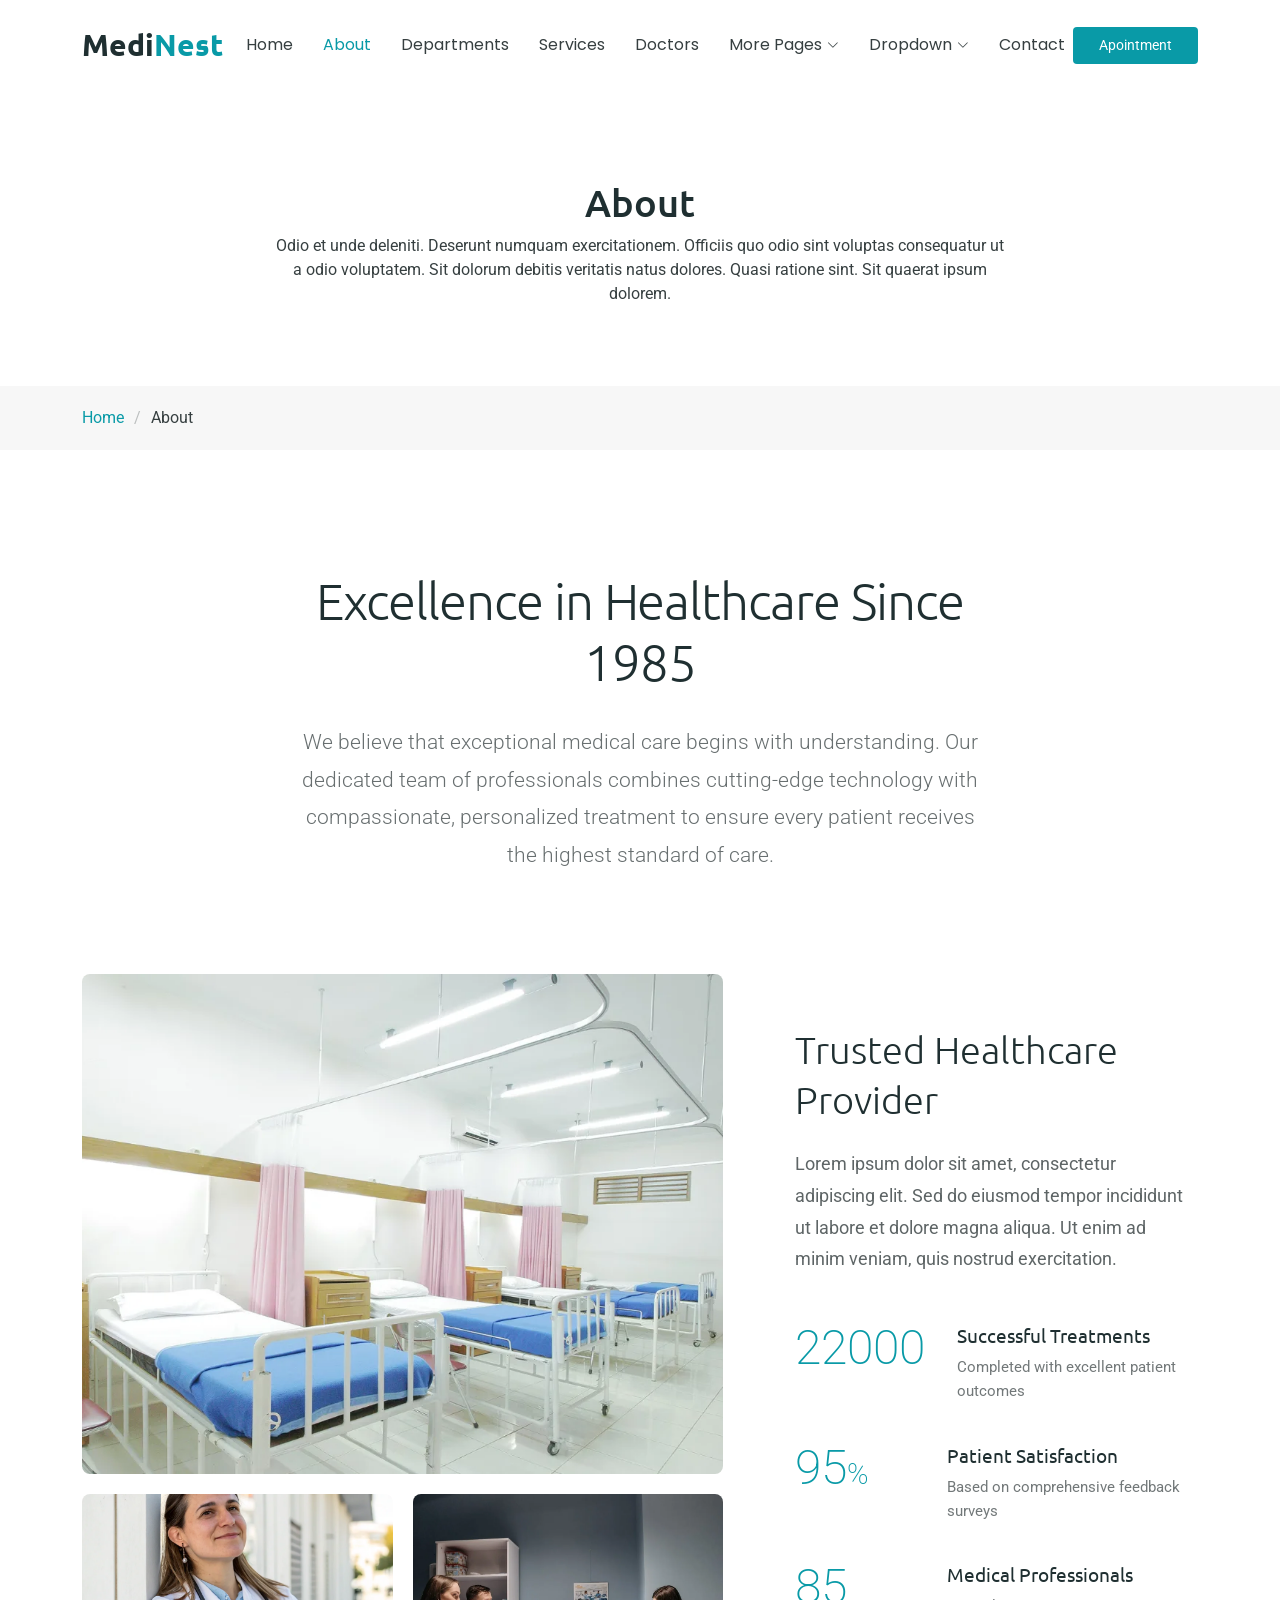
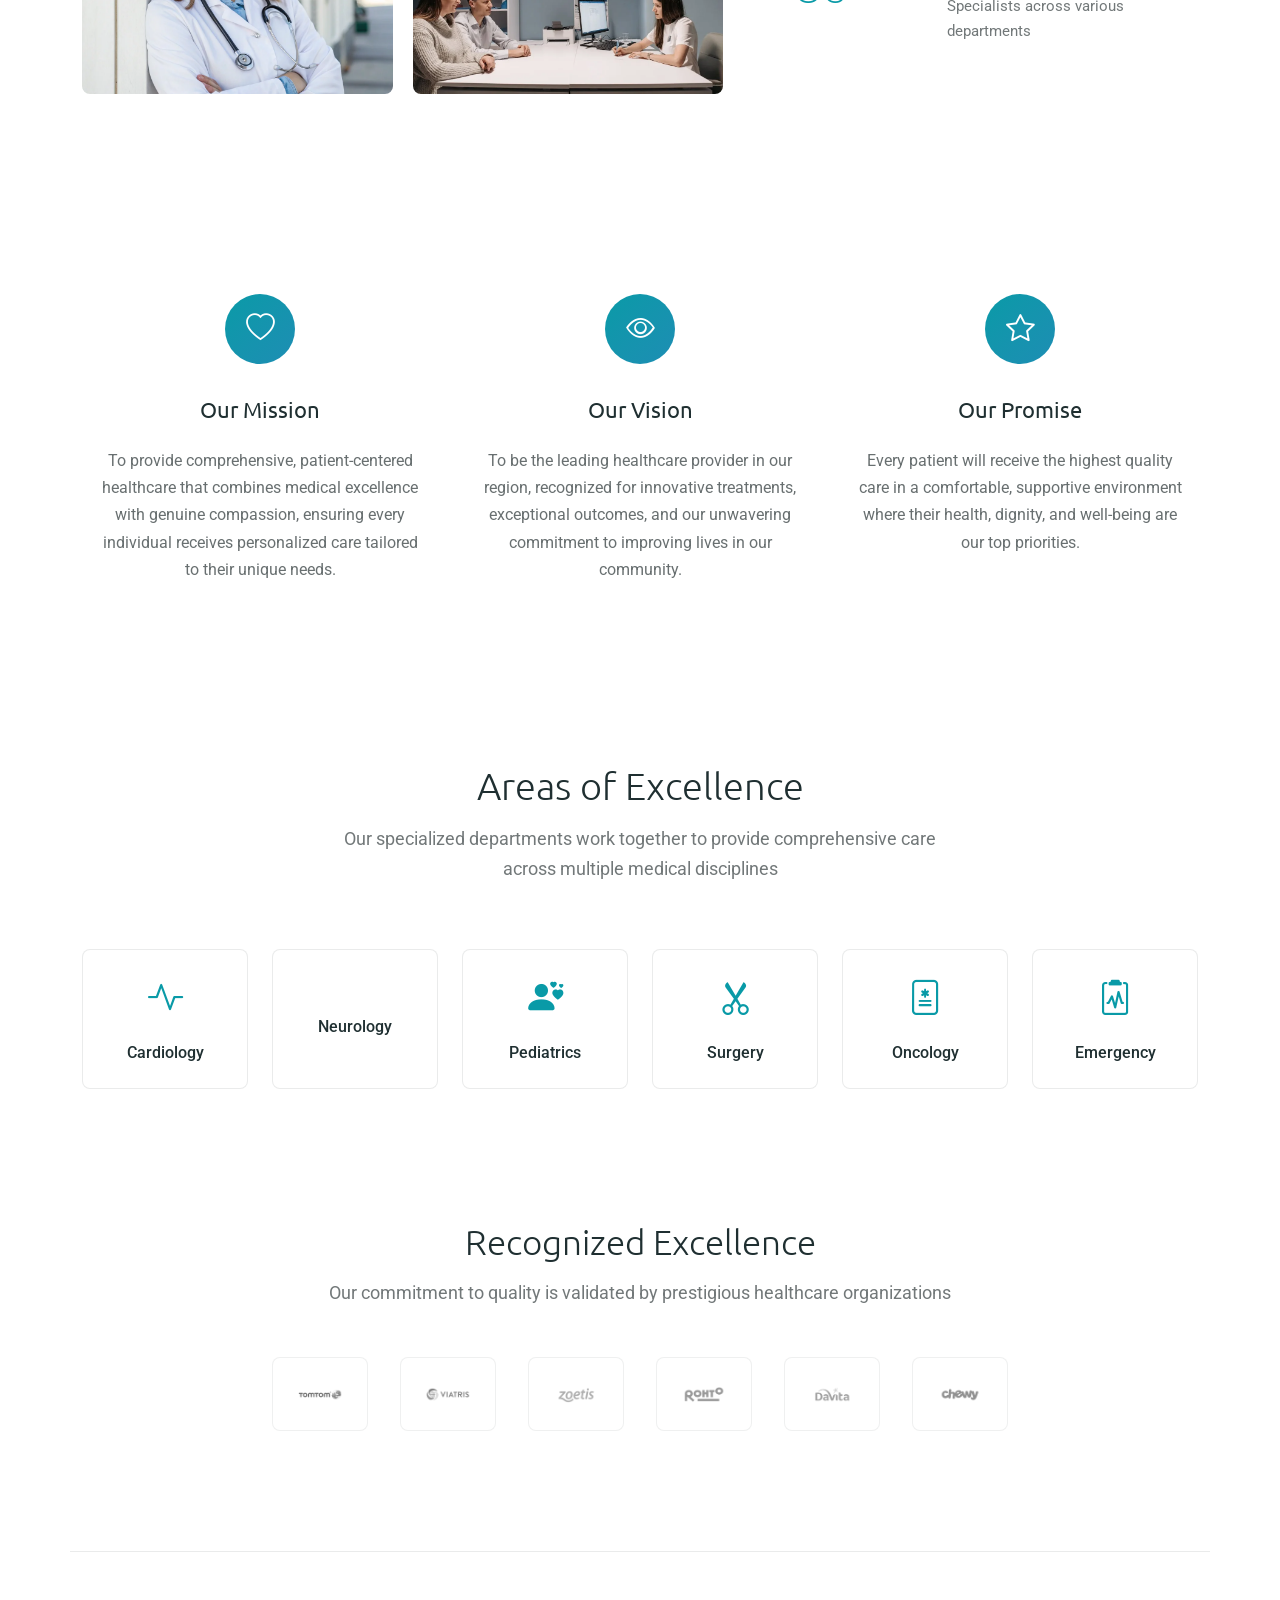
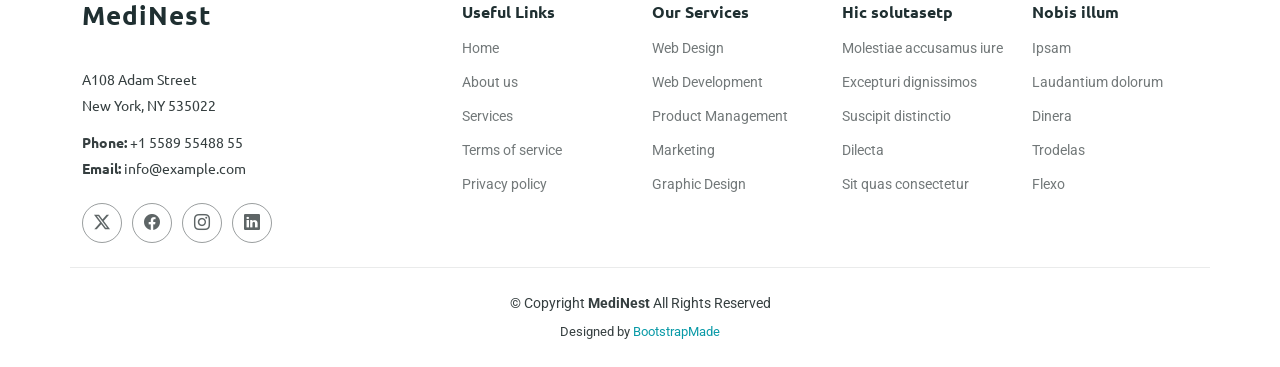
<file: about.html>
<!DOCTYPE html>
<html lang="en">

<head>
  <meta charset="utf-8">
  <meta content="width=device-width, initial-scale=1.0" name="viewport">
  <title>About - MediNest Bootstrap Template</title>
  <meta name="description" content="">
  <meta name="keywords" content="">

  <!-- Favicons -->
  <link href="assets/img/favicon.png" rel="icon">
  <link href="assets/img/apple-touch-icon.png" rel="apple-touch-icon">

  <!-- Fonts -->
  <link href="https://fonts.googleapis.com" rel="preconnect">
  <link href="https://fonts.gstatic.com" rel="preconnect" crossorigin>
  <link href="https://fonts.googleapis.com/css2?family=Roboto:ital,wght@0,100;0,300;0,400;0,500;0,700;0,900;1,100;1,300;1,400;1,500;1,700;1,900&family=Poppins:ital,wght@0,100;0,200;0,300;0,400;0,500;0,600;0,700;0,800;0,900;1,100;1,200;1,300;1,400;1,500;1,600;1,700;1,800;1,900&family=Ubuntu:ital,wght@0,300;0,400;0,500;0,700;1,300;1,400;1,500;1,700&display=swap" rel="stylesheet">

  <!-- Vendor CSS Files -->
  <link href="assets/vendor/bootstrap/css/bootstrap.min.css" rel="stylesheet">
  <link href="assets/vendor/bootstrap-icons/bootstrap-icons.css" rel="stylesheet">
  <link href="assets/vendor/aos/aos.css" rel="stylesheet">
  <link href="assets/vendor/glightbox/css/glightbox.min.css" rel="stylesheet">
  <link href="assets/vendor/fontawesome-free/css/all.min.css" rel="stylesheet">
  <link href="assets/vendor/swiper/swiper-bundle.min.css" rel="stylesheet">

  <!-- Main CSS File -->
  <link href="assets/css/main.css" rel="stylesheet">

  <!-- =======================================================
  * Template Name: MediNest
  * Template URL: https://bootstrapmade.com/medinest-bootstrap-hospital-template/
  * Updated: Aug 11 2025 with Bootstrap v5.3.7
  * Author: BootstrapMade.com
  * License: https://bootstrapmade.com/license/
  ======================================================== -->
</head>

<body class="about-page">

  <header id="header" class="header d-flex align-items-center fixed-top">
    <div class="container position-relative d-flex align-items-center justify-content-between">

      <a href="index.html" class="logo d-flex align-items-center me-auto me-xl-0">
        <!-- Uncomment the line below if you also wish to use an image logo -->
        <!-- <img src="assets/img/logo.webp" alt=""> -->
        <h1 class="sitename">Medi<span>Nest</span></h1>
      </a>

      <nav id="navmenu" class="navmenu">
        <ul>
          <li><a href="index.html">Home</a></li>
          <li><a href="about.html" class="active">About</a></li>
          <li><a href="departments.html">Departments</a></li>
          <li><a href="services.html">Services</a></li>
          <li><a href="doctors.html">Doctors</a></li>
          <li class="dropdown"><a href="#"><span>More Pages</span> <i class="bi bi-chevron-down toggle-dropdown"></i></a>
            <ul>
              <li><a href="department-details.html">Department Details</a></li>
              <li><a href="service-details.html">Service Details</a></li>
              <li><a href="appointment.html">Appointment</a></li>
              <li><a href="testimonials.html">Testimonials</a></li>
              <li><a href="faq.html">Frequently Asked Questions</a></li>
              <li><a href="gallery.html">Gallery</a></li>
              <li><a href="terms.html">Terms</a></li>
              <li><a href="privacy.html">Privacy</a></li>
              <li><a href="404.html">404</a></li>
            </ul>
          </li>
          <li class="dropdown"><a href="#"><span>Dropdown</span> <i class="bi bi-chevron-down toggle-dropdown"></i></a>
            <ul>
              <li><a href="#">Dropdown 1</a></li>
              <li class="dropdown"><a href="#"><span>Deep Dropdown</span> <i class="bi bi-chevron-down toggle-dropdown"></i></a>
                <ul>
                  <li><a href="#">Deep Dropdown 1</a></li>
                  <li><a href="#">Deep Dropdown 2</a></li>
                  <li><a href="#">Deep Dropdown 3</a></li>
                  <li><a href="#">Deep Dropdown 4</a></li>
                  <li><a href="#">Deep Dropdown 5</a></li>
                </ul>
              </li>
              <li><a href="#">Dropdown 2</a></li>
              <li><a href="#">Dropdown 3</a></li>
              <li><a href="#">Dropdown 4</a></li>
            </ul>
          </li>
          <li><a href="contact.html">Contact</a></li>
        </ul>
        <i class="mobile-nav-toggle d-xl-none bi bi-list"></i>
      </nav>

      <a class="btn-getstarted" href="apointment.html">Apointment</a>

    </div>
  </header>

  <main class="main">

    <!-- Page Title -->
    <div class="page-title">
      <div class="heading">
        <div class="container">
          <div class="row d-flex justify-content-center text-center">
            <div class="col-lg-8">
              <h1 class="heading-title">About</h1>
              <p class="mb-0">
                Odio et unde deleniti. Deserunt numquam exercitationem. Officiis quo
                odio sint voluptas consequatur ut a odio voluptatem. Sit dolorum
                debitis veritatis natus dolores. Quasi ratione sint. Sit quaerat
                ipsum dolorem.
              </p>
            </div>
          </div>
        </div>
      </div>
      <nav class="breadcrumbs">
        <div class="container">
          <ol>
            <li><a href="index.html">Home</a></li>
            <li class="current">About</li>
          </ol>
        </div>
      </nav>
    </div><!-- End Page Title -->

    <!-- About Section -->
    <section id="about" class="about section">

      <div class="container" data-aos="fade-up" data-aos-delay="100">

        <div class="intro-section">
          <div class="row justify-content-center">
            <div class="col-lg-8 text-center" data-aos="fade-up" data-aos-delay="100">
              <h2>Excellence in Healthcare Since 1985</h2>
              <p class="lead">We believe that exceptional medical care begins with understanding. Our dedicated team of professionals combines cutting-edge technology with compassionate, personalized treatment to ensure every patient receives the highest standard of care.</p>
            </div>
          </div>
        </div>

        <div class="image-stats-section">
          <div class="row align-items-center">
            <div class="col-lg-7" data-aos="fade-right" data-aos-delay="200">
              <div class="image-gallery">
                <div class="main-image-container">
                  <img src="assets/img/health/facilities-3.webp" class="img-fluid main-image" alt="Medical facility">
                </div>
                <div class="secondary-images">
                  <img src="assets/img/health/staff-12.webp" class="img-fluid secondary-image" alt="Medical team" data-aos="zoom-in" data-aos-delay="400">
                  <img src="assets/img/health/consultation-4.webp" class="img-fluid secondary-image" alt="Patient consultation" data-aos="zoom-in" data-aos-delay="500">
                </div>
              </div>
            </div>

            <div class="col-lg-5" data-aos="fade-left" data-aos-delay="300">
              <div class="stats-content">
                <h3>Trusted Healthcare Provider</h3>
                <p>Lorem ipsum dolor sit amet, consectetur adipiscing elit. Sed do eiusmod tempor incididunt ut labore et dolore magna aliqua. Ut enim ad minim veniam, quis nostrud exercitation.</p>

                <div class="stats-list">
                  <div class="stat-row">
                    <div class="stat-number">
                      <span data-purecounter-start="0" data-purecounter-end="22000" data-purecounter-duration="0" class="purecounter">22000</span>
                    </div>
                    <div class="stat-info">
                      <h5>Successful Treatments</h5>
                      <p>Completed with excellent patient outcomes</p>
                    </div>
                  </div>

                  <div class="stat-row">
                    <div class="stat-number">
                      <span data-purecounter-start="0" data-purecounter-end="95" data-purecounter-duration="0" class="purecounter">95</span><span>%</span>
                    </div>
                    <div class="stat-info">
                      <h5>Patient Satisfaction</h5>
                      <p>Based on comprehensive feedback surveys</p>
                    </div>
                  </div>

                  <div class="stat-row">
                    <div class="stat-number">
                      <span data-purecounter-start="0" data-purecounter-end="85" data-purecounter-duration="0" class="purecounter">85</span>
                    </div>
                    <div class="stat-info">
                      <h5>Medical Professionals</h5>
                      <p>Specialists across various departments</p>
                    </div>
                  </div>
                </div>
              </div>
            </div>
          </div>
        </div>

        <div class="mission-section" data-aos="fade-up" data-aos-delay="400">
          <div class="row">
            <div class="col-lg-4" data-aos="fade-up" data-aos-delay="100">
              <div class="mission-item">
                <div class="mission-icon">
                  <i class="bi bi-heart"></i>
                </div>
                <h4>Our Mission</h4>
                <p>To provide comprehensive, patient-centered healthcare that combines medical excellence with genuine compassion, ensuring every individual receives personalized care tailored to their unique needs.</p>
              </div>
            </div>

            <div class="col-lg-4" data-aos="fade-up" data-aos-delay="200">
              <div class="mission-item">
                <div class="mission-icon">
                  <i class="bi bi-eye"></i>
                </div>
                <h4>Our Vision</h4>
                <p>To be the leading healthcare provider in our region, recognized for innovative treatments, exceptional outcomes, and our unwavering commitment to improving lives in our community.</p>
              </div>
            </div>

            <div class="col-lg-4" data-aos="fade-up" data-aos-delay="300">
              <div class="mission-item">
                <div class="mission-icon">
                  <i class="bi bi-star"></i>
                </div>
                <h4>Our Promise</h4>
                <p>Every patient will receive the highest quality care in a comfortable, supportive environment where their health, dignity, and well-being are our top priorities.</p>
              </div>
            </div>
          </div>
        </div>

        <div class="specialties-section" data-aos="fade-up" data-aos-delay="500">
          <div class="row">
            <div class="col-lg-12 text-center">
              <h3>Areas of Excellence</h3>
              <p class="section-description">Our specialized departments work together to provide comprehensive care across multiple medical disciplines</p>
            </div>
          </div>

          <div class="row">
            <div class="col-lg-2 col-md-4 col-sm-6" data-aos="fade-up" data-aos-delay="100">
              <div class="specialty-item">
                <i class="bi bi-activity"></i>
                <span>Cardiology</span>
              </div>
            </div>
            <div class="col-lg-2 col-md-4 col-sm-6" data-aos="fade-up" data-aos-delay="150">
              <div class="specialty-item">
                <i class="bi bi-brain"></i>
                <span>Neurology</span>
              </div>
            </div>
            <div class="col-lg-2 col-md-4 col-sm-6" data-aos="fade-up" data-aos-delay="200">
              <div class="specialty-item">
                <i class="bi bi-person-hearts"></i>
                <span>Pediatrics</span>
              </div>
            </div>
            <div class="col-lg-2 col-md-4 col-sm-6" data-aos="fade-up" data-aos-delay="250">
              <div class="specialty-item">
                <i class="bi bi-scissors"></i>
                <span>Surgery</span>
              </div>
            </div>
            <div class="col-lg-2 col-md-4 col-sm-6" data-aos="fade-up" data-aos-delay="300">
              <div class="specialty-item">
                <i class="bi bi-file-medical"></i>
                <span>Oncology</span>
              </div>
            </div>
            <div class="col-lg-2 col-md-4 col-sm-6" data-aos="fade-up" data-aos-delay="350">
              <div class="specialty-item">
                <i class="bi bi-clipboard2-pulse"></i>
                <span>Emergency</span>
              </div>
            </div>
          </div>
        </div>

        <div class="accreditation-section" data-aos="fade-up" data-aos-delay="600">
          <div class="row">
            <div class="col-lg-12 text-center">
              <h3>Recognized Excellence</h3>
              <p class="section-description">Our commitment to quality is validated by prestigious healthcare organizations</p>
            </div>
          </div>

          <div class="row justify-content-center">
            <div class="col-lg-8">
              <div class="accreditation-grid">
                <div class="accreditation-item" data-aos="fade-up" data-aos-delay="100">
                  <img src="assets/img/clients/clients-6.webp" class="img-fluid" alt="Healthcare accreditation">
                </div>
                <div class="accreditation-item" data-aos="fade-up" data-aos-delay="150">
                  <img src="assets/img/clients/clients-7.webp" class="img-fluid" alt="Medical certification">
                </div>
                <div class="accreditation-item" data-aos="fade-up" data-aos-delay="200">
                  <img src="assets/img/clients/clients-8.webp" class="img-fluid" alt="Quality assurance">
                </div>
                <div class="accreditation-item" data-aos="fade-up" data-aos-delay="250">
                  <img src="assets/img/clients/clients-9.webp" class="img-fluid" alt="Healthcare excellence">
                </div>
                <div class="accreditation-item" data-aos="fade-up" data-aos-delay="300">
                  <img src="assets/img/clients/clients-10.webp" class="img-fluid" alt="Medical standards">
                </div>
                <div class="accreditation-item" data-aos="fade-up" data-aos-delay="350">
                  <img src="assets/img/clients/clients-11.webp" class="img-fluid" alt="Healthcare certification">
                </div>
              </div>
            </div>
          </div>
        </div>

      </div>

    </section><!-- /About Section -->

  </main>

  <footer id="footer" class="footer position-relative">

    <div class="container footer-top">
      <div class="row gy-4">
        <div class="col-lg-4 col-md-6 footer-about">
          <a href="index.html" class="logo d-flex align-items-center">
            <span class="sitename">MediNest</span>
          </a>
          <div class="footer-contact pt-3">
            <p>A108 Adam Street</p>
            <p>New York, NY 535022</p>
            <p class="mt-3"><strong>Phone:</strong> <span>+1 5589 55488 55</span></p>
            <p><strong>Email:</strong> <span>info@example.com</span></p>
          </div>
          <div class="social-links d-flex mt-4">
            <a href=""><i class="bi bi-twitter-x"></i></a>
            <a href=""><i class="bi bi-facebook"></i></a>
            <a href=""><i class="bi bi-instagram"></i></a>
            <a href=""><i class="bi bi-linkedin"></i></a>
          </div>
        </div>

        <div class="col-lg-2 col-md-3 footer-links">
          <h4>Useful Links</h4>
          <ul>
            <li><a href="#">Home</a></li>
            <li><a href="#">About us</a></li>
            <li><a href="#">Services</a></li>
            <li><a href="#">Terms of service</a></li>
            <li><a href="#">Privacy policy</a></li>
          </ul>
        </div>

        <div class="col-lg-2 col-md-3 footer-links">
          <h4>Our Services</h4>
          <ul>
            <li><a href="#">Web Design</a></li>
            <li><a href="#">Web Development</a></li>
            <li><a href="#">Product Management</a></li>
            <li><a href="#">Marketing</a></li>
            <li><a href="#">Graphic Design</a></li>
          </ul>
        </div>

        <div class="col-lg-2 col-md-3 footer-links">
          <h4>Hic solutasetp</h4>
          <ul>
            <li><a href="#">Molestiae accusamus iure</a></li>
            <li><a href="#">Excepturi dignissimos</a></li>
            <li><a href="#">Suscipit distinctio</a></li>
            <li><a href="#">Dilecta</a></li>
            <li><a href="#">Sit quas consectetur</a></li>
          </ul>
        </div>

        <div class="col-lg-2 col-md-3 footer-links">
          <h4>Nobis illum</h4>
          <ul>
            <li><a href="#">Ipsam</a></li>
            <li><a href="#">Laudantium dolorum</a></li>
            <li><a href="#">Dinera</a></li>
            <li><a href="#">Trodelas</a></li>
            <li><a href="#">Flexo</a></li>
          </ul>
        </div>

      </div>
    </div>

    <div class="container copyright text-center mt-4">
      <p>© <span>Copyright</span> <strong>MediNest</strong>&nbsp;<span>All Rights Reserved</span></p>
      <div class="credits">
        <!-- All the links in the footer should remain intact. -->
        <!-- You can delete the links only if you've purchased the pro version. -->
        <!-- Licensing information: https://bootstrapmade.com/license/ -->
        <!-- Purchase the pro version with working PHP/AJAX contact form: [buy-url] -->
        Designed by <a href="https://bootstrapmade.com/">BootstrapMade</a>
      </div>
    </div>

  </footer>

  <!-- Scroll Top -->
  <a href="#" id="scroll-top" class="scroll-top d-flex align-items-center justify-content-center"><i class="bi bi-arrow-up-short"></i></a>

  <!-- Preloader -->
  <div id="preloader"></div>

  <!-- Vendor JS Files -->
  <script src="assets/vendor/bootstrap/js/bootstrap.bundle.min.js"></script>
  <script src="assets/vendor/php-email-form/validate.js"></script>
  <script src="assets/vendor/aos/aos.js"></script>
  <script src="assets/vendor/glightbox/js/glightbox.min.js"></script>
  <script src="assets/vendor/purecounter/purecounter_vanilla.js"></script>
  <script src="assets/vendor/imagesloaded/imagesloaded.pkgd.min.js"></script>
  <script src="assets/vendor/isotope-layout/isotope.pkgd.min.js"></script>
  <script src="assets/vendor/swiper/swiper-bundle.min.js"></script>

  <!-- Main JS File -->
  <script src="assets/js/main.js"></script>

</body>

</html>
</file>
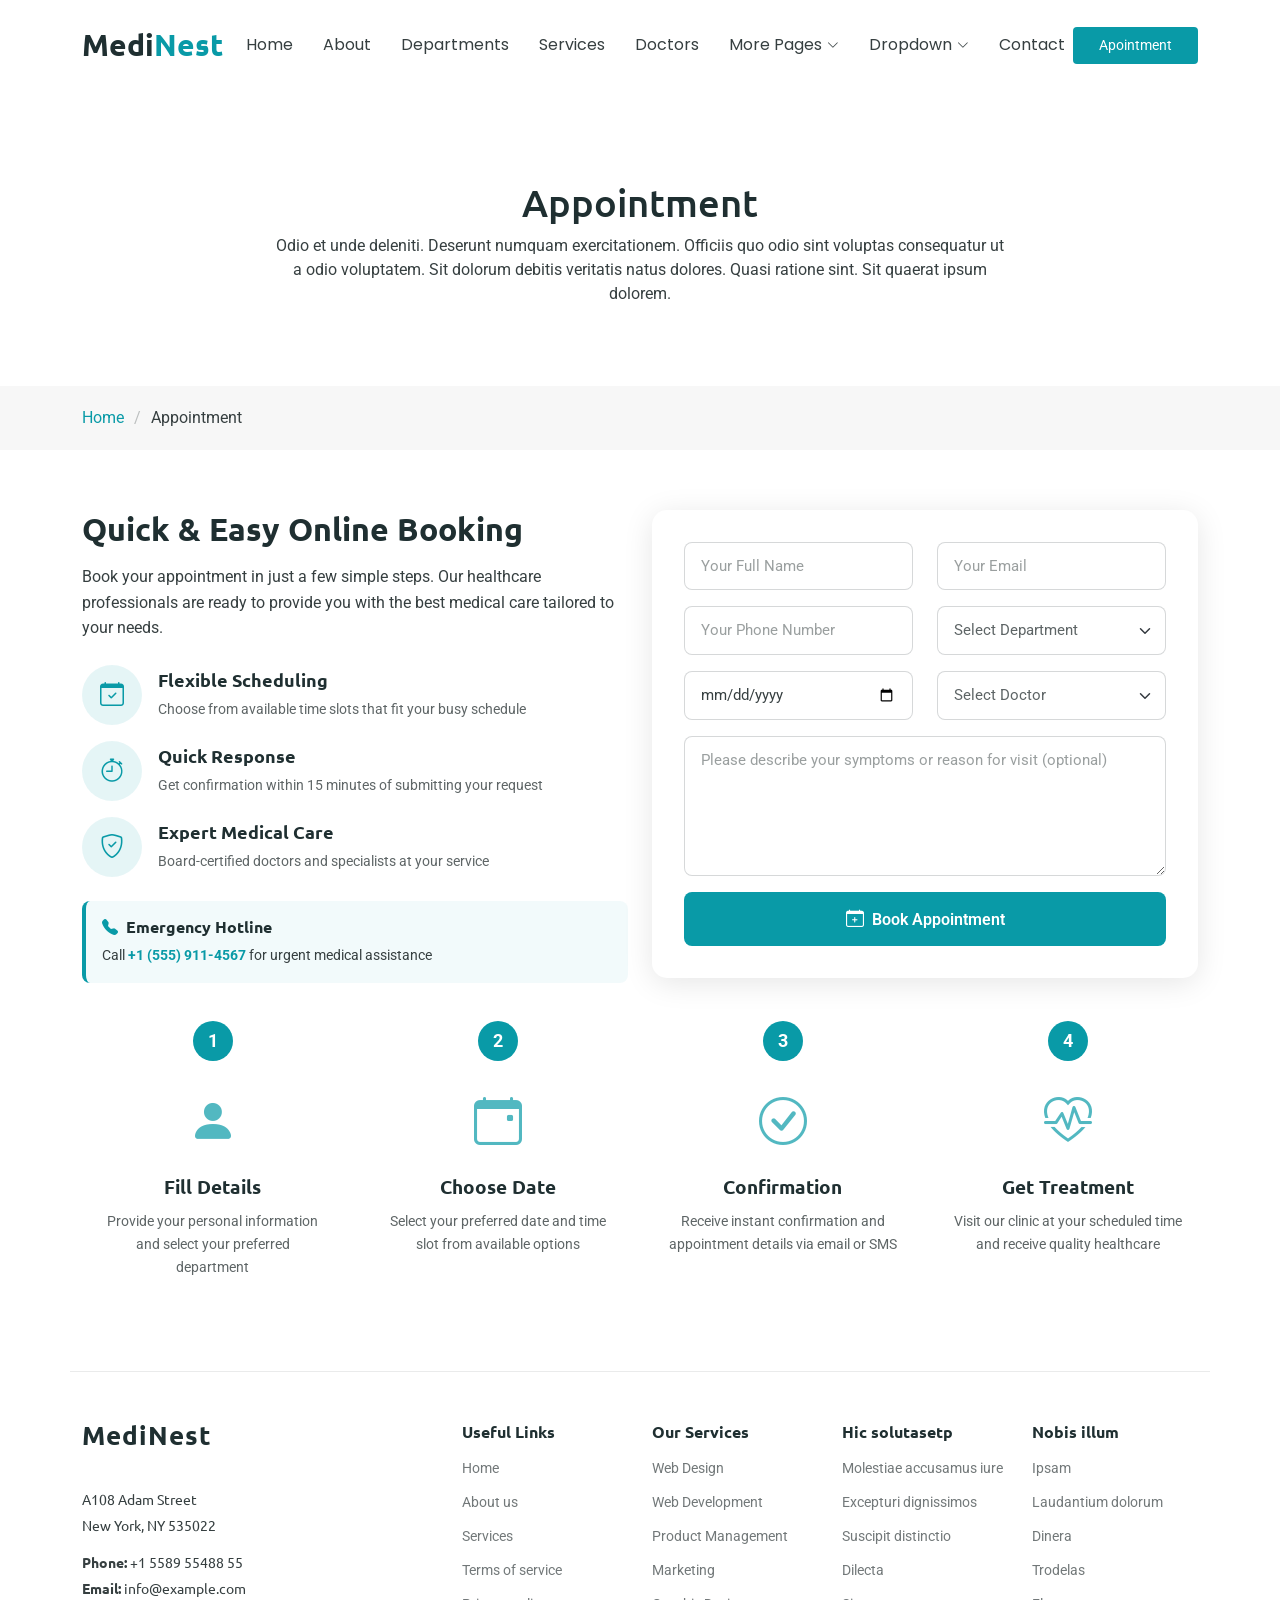
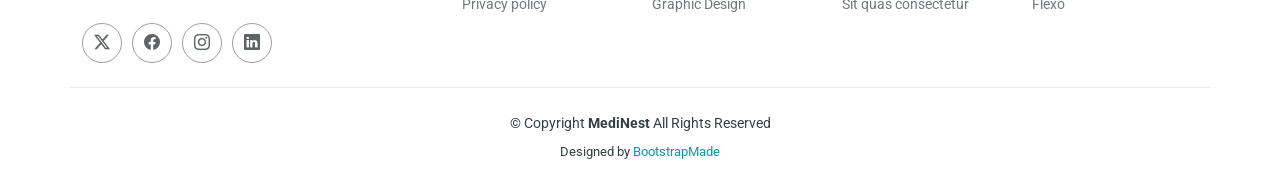
<file: appointment.html>
<!DOCTYPE html>
<html lang="en">

<head>
  <meta charset="utf-8">
  <meta content="width=device-width, initial-scale=1.0" name="viewport">
  <title>Appointment - MediNest Bootstrap Template</title>
  <meta name="description" content="">
  <meta name="keywords" content="">

  <!-- Favicons -->
  <link href="assets/img/favicon.png" rel="icon">
  <link href="assets/img/apple-touch-icon.png" rel="apple-touch-icon">

  <!-- Fonts -->
  <link href="https://fonts.googleapis.com" rel="preconnect">
  <link href="https://fonts.gstatic.com" rel="preconnect" crossorigin>
  <link href="https://fonts.googleapis.com/css2?family=Roboto:ital,wght@0,100;0,300;0,400;0,500;0,700;0,900;1,100;1,300;1,400;1,500;1,700;1,900&family=Poppins:ital,wght@0,100;0,200;0,300;0,400;0,500;0,600;0,700;0,800;0,900;1,100;1,200;1,300;1,400;1,500;1,600;1,700;1,800;1,900&family=Ubuntu:ital,wght@0,300;0,400;0,500;0,700;1,300;1,400;1,500;1,700&display=swap" rel="stylesheet">

  <!-- Vendor CSS Files -->
  <link href="assets/vendor/bootstrap/css/bootstrap.min.css" rel="stylesheet">
  <link href="assets/vendor/bootstrap-icons/bootstrap-icons.css" rel="stylesheet">
  <link href="assets/vendor/aos/aos.css" rel="stylesheet">
  <link href="assets/vendor/glightbox/css/glightbox.min.css" rel="stylesheet">
  <link href="assets/vendor/fontawesome-free/css/all.min.css" rel="stylesheet">
  <link href="assets/vendor/swiper/swiper-bundle.min.css" rel="stylesheet">

  <!-- Main CSS File -->
  <link href="assets/css/main.css" rel="stylesheet">

  <!-- =======================================================
  * Template Name: MediNest
  * Template URL: https://bootstrapmade.com/medinest-bootstrap-hospital-template/
  * Updated: Aug 11 2025 with Bootstrap v5.3.7
  * Author: BootstrapMade.com
  * License: https://bootstrapmade.com/license/
  ======================================================== -->
</head>

<body class="appointment-page">

  <header id="header" class="header d-flex align-items-center fixed-top">
    <div class="container position-relative d-flex align-items-center justify-content-between">

      <a href="index.html" class="logo d-flex align-items-center me-auto me-xl-0">
        <!-- Uncomment the line below if you also wish to use an image logo -->
        <!-- <img src="assets/img/logo.webp" alt=""> -->
        <h1 class="sitename">Medi<span>Nest</span></h1>
      </a>

      <nav id="navmenu" class="navmenu">
        <ul>
          <li><a href="index.html">Home</a></li>
          <li><a href="about.html">About</a></li>
          <li><a href="departments.html">Departments</a></li>
          <li><a href="services.html">Services</a></li>
          <li><a href="doctors.html">Doctors</a></li>
          <li class="dropdown"><a href="#"><span>More Pages</span> <i class="bi bi-chevron-down toggle-dropdown"></i></a>
            <ul>
              <li><a href="department-details.html">Department Details</a></li>
              <li><a href="service-details.html">Service Details</a></li>
              <li><a href="appointment.html" class="active">Appointment</a></li>
              <li><a href="testimonials.html">Testimonials</a></li>
              <li><a href="faq.html">Frequently Asked Questions</a></li>
              <li><a href="gallery.html">Gallery</a></li>
              <li><a href="terms.html">Terms</a></li>
              <li><a href="privacy.html">Privacy</a></li>
              <li><a href="404.html">404</a></li>
            </ul>
          </li>
          <li class="dropdown"><a href="#"><span>Dropdown</span> <i class="bi bi-chevron-down toggle-dropdown"></i></a>
            <ul>
              <li><a href="#">Dropdown 1</a></li>
              <li class="dropdown"><a href="#"><span>Deep Dropdown</span> <i class="bi bi-chevron-down toggle-dropdown"></i></a>
                <ul>
                  <li><a href="#">Deep Dropdown 1</a></li>
                  <li><a href="#">Deep Dropdown 2</a></li>
                  <li><a href="#">Deep Dropdown 3</a></li>
                  <li><a href="#">Deep Dropdown 4</a></li>
                  <li><a href="#">Deep Dropdown 5</a></li>
                </ul>
              </li>
              <li><a href="#">Dropdown 2</a></li>
              <li><a href="#">Dropdown 3</a></li>
              <li><a href="#">Dropdown 4</a></li>
            </ul>
          </li>
          <li><a href="contact.html">Contact</a></li>
        </ul>
        <i class="mobile-nav-toggle d-xl-none bi bi-list"></i>
      </nav>

      <a class="btn-getstarted" href="apointment.html">Apointment</a>

    </div>
  </header>

  <main class="main">

    <!-- Page Title -->
    <div class="page-title">
      <div class="heading">
        <div class="container">
          <div class="row d-flex justify-content-center text-center">
            <div class="col-lg-8">
              <h1 class="heading-title">Appointment</h1>
              <p class="mb-0">
                Odio et unde deleniti. Deserunt numquam exercitationem. Officiis quo
                odio sint voluptas consequatur ut a odio voluptatem. Sit dolorum
                debitis veritatis natus dolores. Quasi ratione sint. Sit quaerat
                ipsum dolorem.
              </p>
            </div>
          </div>
        </div>
      </div>
      <nav class="breadcrumbs">
        <div class="container">
          <ol>
            <li><a href="index.html">Home</a></li>
            <li class="current">Appointment</li>
          </ol>
        </div>
      </nav>
    </div><!-- End Page Title -->

    <!-- Appointmnet Section -->
    <section id="appointmnet" class="appointmnet section">

      <div class="container" data-aos="fade-up" data-aos-delay="100">

        <div class="row gy-4">

          <!-- Appointment Info -->
          <div class="col-lg-6">
            <div class="appointment-info">
              <h3>Quick &amp; Easy Online Booking</h3>
              <p class="mb-4">Book your appointment in just a few simple steps. Our healthcare professionals are ready to provide you with the best medical care tailored to your needs.</p>

              <div class="info-items">
                <div class="info-item d-flex align-items-center mb-3" data-aos="fade-up" data-aos-delay="200">
                  <div class="icon-wrapper me-3">
                    <i class="bi bi-calendar-check"></i>
                  </div>
                  <div>
                    <h5>Flexible Scheduling</h5>
                    <p class="mb-0">Choose from available time slots that fit your busy schedule</p>
                  </div>
                </div><!-- End Info Item -->

                <div class="info-item d-flex align-items-center mb-3" data-aos="fade-up" data-aos-delay="250">
                  <div class="icon-wrapper me-3">
                    <i class="bi bi-stopwatch"></i>
                  </div>
                  <div>
                    <h5>Quick Response</h5>
                    <p class="mb-0">Get confirmation within 15 minutes of submitting your request</p>
                  </div>
                </div><!-- End Info Item -->

                <div class="info-item d-flex align-items-center mb-3" data-aos="fade-up" data-aos-delay="300">
                  <div class="icon-wrapper me-3">
                    <i class="bi bi-shield-check"></i>
                  </div>
                  <div>
                    <h5>Expert Medical Care</h5>
                    <p class="mb-0">Board-certified doctors and specialists at your service</p>
                  </div>
                </div><!-- End Info Item -->
              </div>

              <div class="emergency-contact mt-4" data-aos="fade-up" data-aos-delay="350">
                <div class="emergency-card p-3">
                  <h6 class="mb-2"><i class="bi bi-telephone-fill me-2"></i>Emergency Hotline</h6>
                  <p class="mb-0">Call <strong>+1 (555) 911-4567</strong> for urgent medical assistance</p>
                </div>
              </div>

            </div>
          </div><!-- End Appointment Info -->

          <!-- Appointment Form -->
          <div class="col-lg-6">
            <div class="appointment-form-wrapper" data-aos="fade-up" data-aos-delay="200">
              <form action="forms/appointment.php" method="post" class="appointment-form php-email-form">
                <div class="row gy-3">

                  <div class="col-md-6">
                    <input type="text" name="name" class="form-control" placeholder="Your Full Name" required="">
                  </div>

                  <div class="col-md-6">
                    <input type="email" name="email" class="form-control" placeholder="Your Email" required="">
                  </div>

                  <div class="col-md-6">
                    <input type="tel" name="phone" class="form-control" placeholder="Your Phone Number" required="">
                  </div>

                  <div class="col-md-6">
                    <select name="department" class="form-select" required="">
                      <option value="">Select Department</option>
                      <option value="cardiology">Cardiology</option>
                      <option value="neurology">Neurology</option>
                      <option value="orthopedics">Orthopedics</option>
                      <option value="pediatrics">Pediatrics</option>
                      <option value="dermatology">Dermatology</option>
                      <option value="general">General Medicine</option>
                    </select>
                  </div>

                  <div class="col-md-6">
                    <input type="date" name="date" class="form-control" required="">
                  </div>

                  <div class="col-md-6">
                    <select name="doctor" class="form-select" required="">
                      <option value="">Select Doctor</option>
                      <option value="dr-johnson">Dr. Sarah Johnson</option>
                      <option value="dr-martinez">Dr. Michael Martinez</option>
                      <option value="dr-chen">Dr. Lisa Chen</option>
                      <option value="dr-patel">Dr. Raj Patel</option>
                      <option value="dr-williams">Dr. Emily Williams</option>
                      <option value="dr-thompson">Dr. David Thompson</option>
                    </select>
                  </div>

                  <div class="col-12">
                    <textarea class="form-control" name="message" rows="5" placeholder="Please describe your symptoms or reason for visit (optional)"></textarea>
                  </div>

                  <div class="col-12">
                    <div class="loading">Loading</div>
                    <div class="error-message"></div>
                    <div class="sent-message">Your appointment request has been sent successfully. We will contact you shortly!</div>

                    <button type="submit" class="btn btn-appointment w-100">
                      <i class="bi bi-calendar-plus me-2"></i>Book Appointment
                    </button>
                  </div>

                </div>
              </form>
            </div>
          </div><!-- End Appointment Form -->

        </div>

        <!-- Process Steps -->
        <div class="process-steps mt-5" data-aos="fade-up" data-aos-delay="300">
          <div class="row text-center gy-4">
            <div class="col-lg-3 col-md-6">
              <div class="step-item">
                <div class="step-number">1</div>
                <div class="step-icon">
                  <i class="bi bi-person-fill"></i>
                </div>
                <h5>Fill Details</h5>
                <p>Provide your personal information and select your preferred department</p>
              </div>
            </div><!-- End Step -->

            <div class="col-lg-3 col-md-6">
              <div class="step-item">
                <div class="step-number">2</div>
                <div class="step-icon">
                  <i class="bi bi-calendar-event"></i>
                </div>
                <h5>Choose Date</h5>
                <p>Select your preferred date and time slot from available options</p>
              </div>
            </div><!-- End Step -->

            <div class="col-lg-3 col-md-6">
              <div class="step-item">
                <div class="step-number">3</div>
                <div class="step-icon">
                  <i class="bi bi-check-circle"></i>
                </div>
                <h5>Confirmation</h5>
                <p>Receive instant confirmation and appointment details via email or SMS</p>
              </div>
            </div><!-- End Step -->

            <div class="col-lg-3 col-md-6">
              <div class="step-item">
                <div class="step-number">4</div>
                <div class="step-icon">
                  <i class="bi bi-heart-pulse"></i>
                </div>
                <h5>Get Treatment</h5>
                <p>Visit our clinic at your scheduled time and receive quality healthcare</p>
              </div>
            </div><!-- End Step -->

          </div>
        </div><!-- End Process Steps -->

      </div>

    </section><!-- /Appointmnet Section -->

  </main>

  <footer id="footer" class="footer position-relative">

    <div class="container footer-top">
      <div class="row gy-4">
        <div class="col-lg-4 col-md-6 footer-about">
          <a href="index.html" class="logo d-flex align-items-center">
            <span class="sitename">MediNest</span>
          </a>
          <div class="footer-contact pt-3">
            <p>A108 Adam Street</p>
            <p>New York, NY 535022</p>
            <p class="mt-3"><strong>Phone:</strong> <span>+1 5589 55488 55</span></p>
            <p><strong>Email:</strong> <span>info@example.com</span></p>
          </div>
          <div class="social-links d-flex mt-4">
            <a href=""><i class="bi bi-twitter-x"></i></a>
            <a href=""><i class="bi bi-facebook"></i></a>
            <a href=""><i class="bi bi-instagram"></i></a>
            <a href=""><i class="bi bi-linkedin"></i></a>
          </div>
        </div>

        <div class="col-lg-2 col-md-3 footer-links">
          <h4>Useful Links</h4>
          <ul>
            <li><a href="#">Home</a></li>
            <li><a href="#">About us</a></li>
            <li><a href="#">Services</a></li>
            <li><a href="#">Terms of service</a></li>
            <li><a href="#">Privacy policy</a></li>
          </ul>
        </div>

        <div class="col-lg-2 col-md-3 footer-links">
          <h4>Our Services</h4>
          <ul>
            <li><a href="#">Web Design</a></li>
            <li><a href="#">Web Development</a></li>
            <li><a href="#">Product Management</a></li>
            <li><a href="#">Marketing</a></li>
            <li><a href="#">Graphic Design</a></li>
          </ul>
        </div>

        <div class="col-lg-2 col-md-3 footer-links">
          <h4>Hic solutasetp</h4>
          <ul>
            <li><a href="#">Molestiae accusamus iure</a></li>
            <li><a href="#">Excepturi dignissimos</a></li>
            <li><a href="#">Suscipit distinctio</a></li>
            <li><a href="#">Dilecta</a></li>
            <li><a href="#">Sit quas consectetur</a></li>
          </ul>
        </div>

        <div class="col-lg-2 col-md-3 footer-links">
          <h4>Nobis illum</h4>
          <ul>
            <li><a href="#">Ipsam</a></li>
            <li><a href="#">Laudantium dolorum</a></li>
            <li><a href="#">Dinera</a></li>
            <li><a href="#">Trodelas</a></li>
            <li><a href="#">Flexo</a></li>
          </ul>
        </div>

      </div>
    </div>

    <div class="container copyright text-center mt-4">
      <p>© <span>Copyright</span> <strong>MediNest</strong>&nbsp;<span>All Rights Reserved</span></p>
      <div class="credits">
        <!-- All the links in the footer should remain intact. -->
        <!-- You can delete the links only if you've purchased the pro version. -->
        <!-- Licensing information: https://bootstrapmade.com/license/ -->
        <!-- Purchase the pro version with working PHP/AJAX contact form: [buy-url] -->
        Designed by <a href="https://bootstrapmade.com/">BootstrapMade</a>
      </div>
    </div>

  </footer>

  <!-- Scroll Top -->
  <a href="#" id="scroll-top" class="scroll-top d-flex align-items-center justify-content-center"><i class="bi bi-arrow-up-short"></i></a>

  <!-- Preloader -->
  <div id="preloader"></div>

  <!-- Vendor JS Files -->
  <script src="assets/vendor/bootstrap/js/bootstrap.bundle.min.js"></script>
  <script src="assets/vendor/php-email-form/validate.js"></script>
  <script src="assets/vendor/aos/aos.js"></script>
  <script src="assets/vendor/glightbox/js/glightbox.min.js"></script>
  <script src="assets/vendor/purecounter/purecounter_vanilla.js"></script>
  <script src="assets/vendor/imagesloaded/imagesloaded.pkgd.min.js"></script>
  <script src="assets/vendor/isotope-layout/isotope.pkgd.min.js"></script>
  <script src="assets/vendor/swiper/swiper-bundle.min.js"></script>

  <!-- Main JS File -->
  <script src="assets/js/main.js"></script>

</body>

</html>
</file>
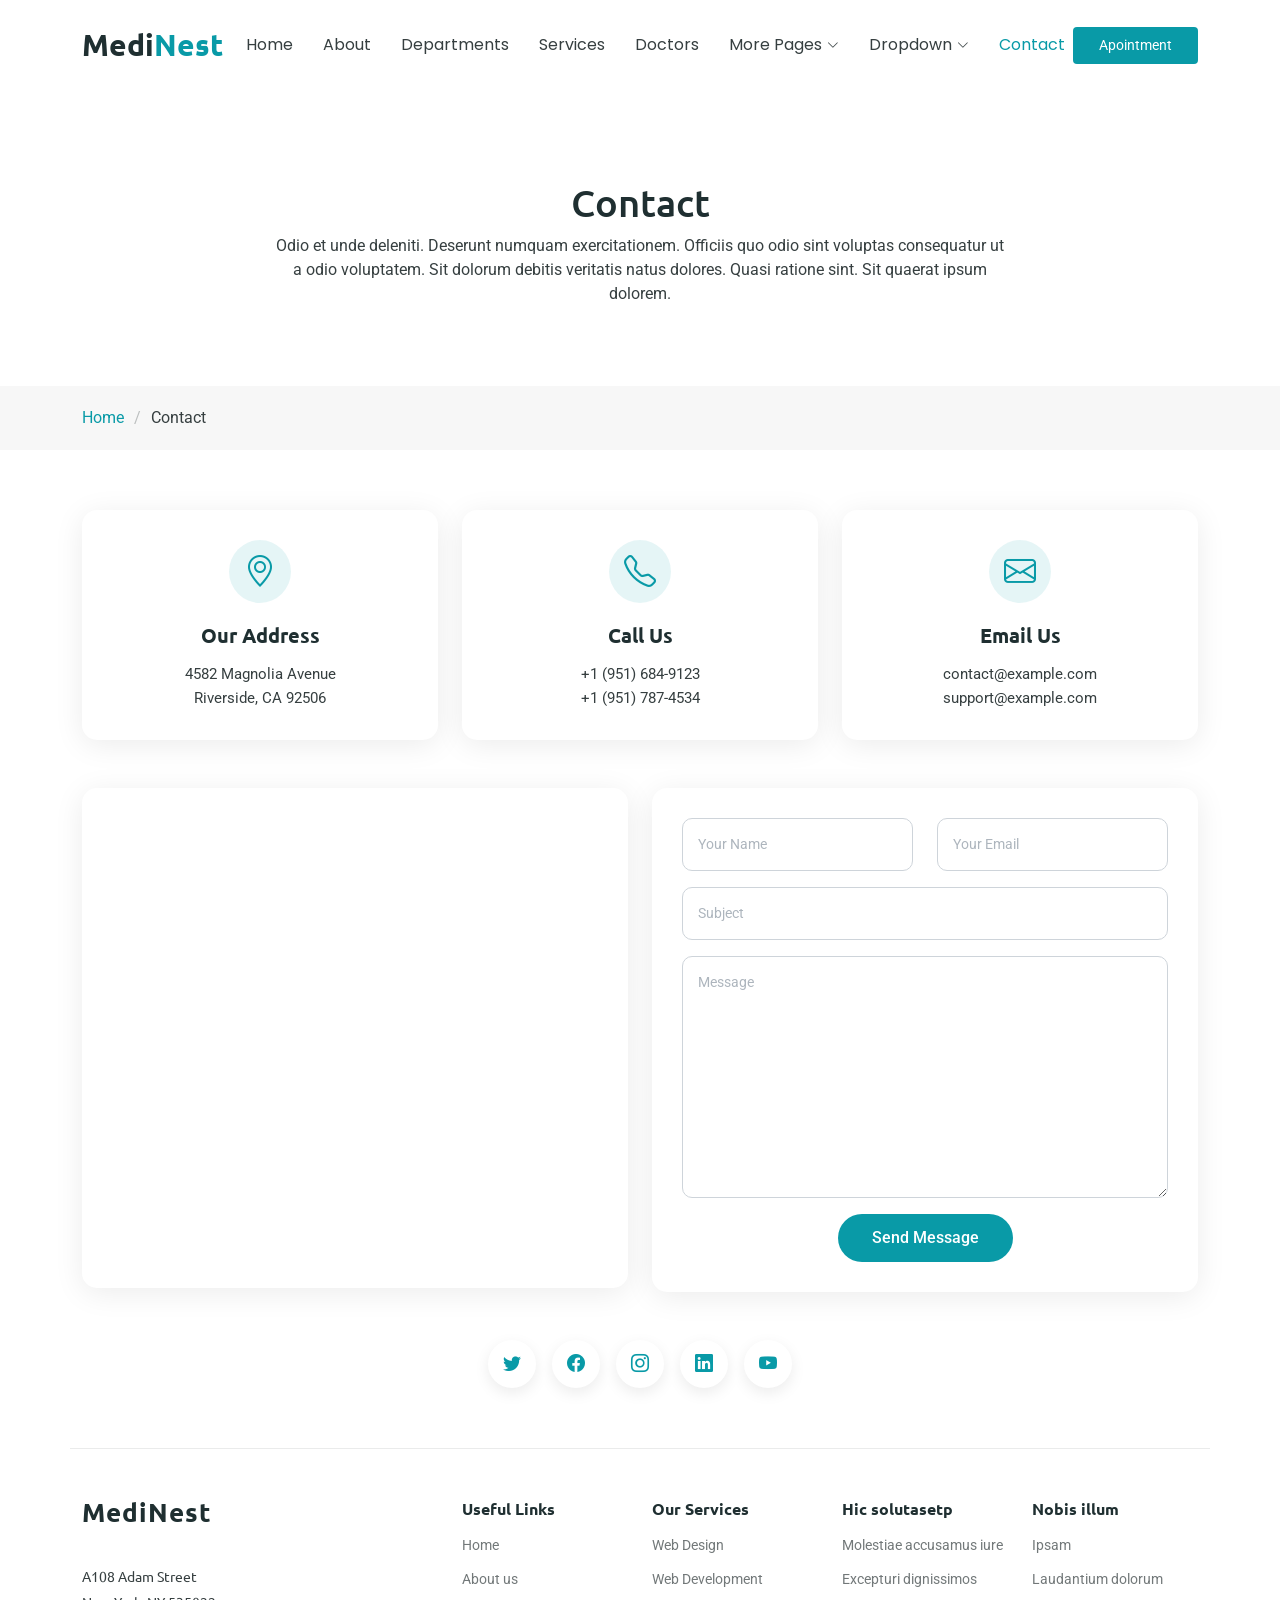
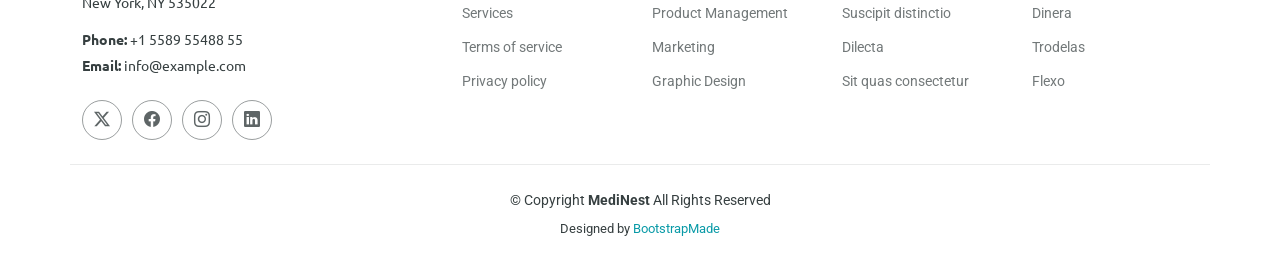
<file: contact.html>
<!DOCTYPE html>
<html lang="en">

<head>
  <meta charset="utf-8">
  <meta content="width=device-width, initial-scale=1.0" name="viewport">
  <title>Contact - MediNest Bootstrap Template</title>
  <meta name="description" content="">
  <meta name="keywords" content="">

  <!-- Favicons -->
  <link href="assets/img/favicon.png" rel="icon">
  <link href="assets/img/apple-touch-icon.png" rel="apple-touch-icon">

  <!-- Fonts -->
  <link href="https://fonts.googleapis.com" rel="preconnect">
  <link href="https://fonts.gstatic.com" rel="preconnect" crossorigin>
  <link href="https://fonts.googleapis.com/css2?family=Roboto:ital,wght@0,100;0,300;0,400;0,500;0,700;0,900;1,100;1,300;1,400;1,500;1,700;1,900&family=Poppins:ital,wght@0,100;0,200;0,300;0,400;0,500;0,600;0,700;0,800;0,900;1,100;1,200;1,300;1,400;1,500;1,600;1,700;1,800;1,900&family=Ubuntu:ital,wght@0,300;0,400;0,500;0,700;1,300;1,400;1,500;1,700&display=swap" rel="stylesheet">

  <!-- Vendor CSS Files -->
  <link href="assets/vendor/bootstrap/css/bootstrap.min.css" rel="stylesheet">
  <link href="assets/vendor/bootstrap-icons/bootstrap-icons.css" rel="stylesheet">
  <link href="assets/vendor/aos/aos.css" rel="stylesheet">
  <link href="assets/vendor/glightbox/css/glightbox.min.css" rel="stylesheet">
  <link href="assets/vendor/fontawesome-free/css/all.min.css" rel="stylesheet">
  <link href="assets/vendor/swiper/swiper-bundle.min.css" rel="stylesheet">

  <!-- Main CSS File -->
  <link href="assets/css/main.css" rel="stylesheet">

  <!-- =======================================================
  * Template Name: MediNest
  * Template URL: https://bootstrapmade.com/medinest-bootstrap-hospital-template/
  * Updated: Aug 11 2025 with Bootstrap v5.3.7
  * Author: BootstrapMade.com
  * License: https://bootstrapmade.com/license/
  ======================================================== -->
</head>

<body class="contact-page">

  <header id="header" class="header d-flex align-items-center fixed-top">
    <div class="container position-relative d-flex align-items-center justify-content-between">

      <a href="index.html" class="logo d-flex align-items-center me-auto me-xl-0">
        <!-- Uncomment the line below if you also wish to use an image logo -->
        <!-- <img src="assets/img/logo.webp" alt=""> -->
        <h1 class="sitename">Medi<span>Nest</span></h1>
      </a>

      <nav id="navmenu" class="navmenu">
        <ul>
          <li><a href="index.html">Home</a></li>
          <li><a href="about.html">About</a></li>
          <li><a href="departments.html">Departments</a></li>
          <li><a href="services.html">Services</a></li>
          <li><a href="doctors.html">Doctors</a></li>
          <li class="dropdown"><a href="#"><span>More Pages</span> <i class="bi bi-chevron-down toggle-dropdown"></i></a>
            <ul>
              <li><a href="department-details.html">Department Details</a></li>
              <li><a href="service-details.html">Service Details</a></li>
              <li><a href="appointment.html">Appointment</a></li>
              <li><a href="testimonials.html">Testimonials</a></li>
              <li><a href="faq.html">Frequently Asked Questions</a></li>
              <li><a href="gallery.html">Gallery</a></li>
              <li><a href="terms.html">Terms</a></li>
              <li><a href="privacy.html">Privacy</a></li>
              <li><a href="404.html">404</a></li>
            </ul>
          </li>
          <li class="dropdown"><a href="#"><span>Dropdown</span> <i class="bi bi-chevron-down toggle-dropdown"></i></a>
            <ul>
              <li><a href="#">Dropdown 1</a></li>
              <li class="dropdown"><a href="#"><span>Deep Dropdown</span> <i class="bi bi-chevron-down toggle-dropdown"></i></a>
                <ul>
                  <li><a href="#">Deep Dropdown 1</a></li>
                  <li><a href="#">Deep Dropdown 2</a></li>
                  <li><a href="#">Deep Dropdown 3</a></li>
                  <li><a href="#">Deep Dropdown 4</a></li>
                  <li><a href="#">Deep Dropdown 5</a></li>
                </ul>
              </li>
              <li><a href="#">Dropdown 2</a></li>
              <li><a href="#">Dropdown 3</a></li>
              <li><a href="#">Dropdown 4</a></li>
            </ul>
          </li>
          <li><a href="contact.html" class="active">Contact</a></li>
        </ul>
        <i class="mobile-nav-toggle d-xl-none bi bi-list"></i>
      </nav>

      <a class="btn-getstarted" href="apointment.html">Apointment</a>

    </div>
  </header>

  <main class="main">

    <!-- Page Title -->
    <div class="page-title">
      <div class="heading">
        <div class="container">
          <div class="row d-flex justify-content-center text-center">
            <div class="col-lg-8">
              <h1 class="heading-title">Contact</h1>
              <p class="mb-0">
                Odio et unde deleniti. Deserunt numquam exercitationem. Officiis quo
                odio sint voluptas consequatur ut a odio voluptatem. Sit dolorum
                debitis veritatis natus dolores. Quasi ratione sint. Sit quaerat
                ipsum dolorem.
              </p>
            </div>
          </div>
        </div>
      </div>
      <nav class="breadcrumbs">
        <div class="container">
          <ol>
            <li><a href="index.html">Home</a></li>
            <li class="current">Contact</li>
          </ol>
        </div>
      </nav>
    </div><!-- End Page Title -->

    <!-- Contact Section -->
    <section id="contact" class="contact section">

      <div class="container" data-aos="fade-up" data-aos-delay="100">

        <div class="row gy-4">
          <div class="col-lg-4" data-aos="fade-up" data-aos-delay="200">
            <div class="info-box">
              <i class="bi bi-geo-alt"></i>
              <h3>Our Address</h3>
              <p>4582 Magnolia Avenue<br>Riverside, CA 92506</p>
            </div>
          </div>

          <div class="col-lg-4" data-aos="fade-up" data-aos-delay="300">
            <div class="info-box">
              <i class="bi bi-telephone"></i>
              <h3>Call Us</h3>
              <p>+1 (951) 684-9123<br>+1 (951) 787-4534</p>
            </div>
          </div>

          <div class="col-lg-4" data-aos="fade-up" data-aos-delay="400">
            <div class="info-box">
              <i class="bi bi-envelope"></i>
              <h3>Email Us</h3>
              <p>contact@example.com<br>support@example.com</p>
            </div>
          </div>
        </div>

        <div class="row gy-4 mt-4">
          <div class="col-lg-6" data-aos="fade-up" data-aos-delay="500">
            <div class="map-container">
              <iframe src="https://www.google.com/maps/embed?pb=!1m18!1m12!1m3!1d3308.4770376449556!2d-117.39905292424607!3d33.978802323820714!2m3!1f0!2f0!3f0!3m2!1i1024!2i768!4f13.1!3m3!1m2!1s0x80dcb1f5d8fb6c75%3A0xd9d73340c90a71c6!2s4582%20Magnolia%20Ave%2C%20Riverside%2C%20CA%2092506!5e0!3m2!1sen!2sus!4v1692395638095!5m2!1sen!2sus" allowfullscreen="" loading="lazy" referrerpolicy="no-referrer-when-downgrade"></iframe>
            </div>
          </div>

          <div class="col-lg-6" data-aos="fade-up" data-aos-delay="600">
            <form action="forms/contact.php" method="post" class="php-email-form">
              <div class="row gy-3">
                <div class="col-md-6">
                  <input type="text" name="name" class="form-control" placeholder="Your Name" required="">
                </div>
                <div class="col-md-6">
                  <input type="email" class="form-control" name="email" placeholder="Your Email" required="">
                </div>
                <div class="col-md-12">
                  <input type="text" class="form-control" name="subject" placeholder="Subject" required="">
                </div>
                <div class="col-md-12">
                  <textarea class="form-control" name="message" rows="10" placeholder="Message" required=""></textarea>
                </div>
                <div class="col-md-12 text-center">
                  <div class="loading">Loading</div>
                  <div class="error-message"></div>
                  <div class="sent-message">Your message has been sent. Thank you!</div>
                  <button type="submit">Send Message</button>
                </div>
              </div>
            </form>
          </div>
        </div>

        <div class="social-links text-center mt-5" data-aos="zoom-in" data-aos-delay="700">
          <a href="#" class="twitter"><i class="bi bi-twitter"></i></a>
          <a href="#" class="facebook"><i class="bi bi-facebook"></i></a>
          <a href="#" class="instagram"><i class="bi bi-instagram"></i></a>
          <a href="#" class="linkedin"><i class="bi bi-linkedin"></i></a>
          <a href="#" class="youtube"><i class="bi bi-youtube"></i></a>
        </div>

      </div>

    </section><!-- /Contact Section -->

  </main>

  <footer id="footer" class="footer position-relative">

    <div class="container footer-top">
      <div class="row gy-4">
        <div class="col-lg-4 col-md-6 footer-about">
          <a href="index.html" class="logo d-flex align-items-center">
            <span class="sitename">MediNest</span>
          </a>
          <div class="footer-contact pt-3">
            <p>A108 Adam Street</p>
            <p>New York, NY 535022</p>
            <p class="mt-3"><strong>Phone:</strong> <span>+1 5589 55488 55</span></p>
            <p><strong>Email:</strong> <span>info@example.com</span></p>
          </div>
          <div class="social-links d-flex mt-4">
            <a href=""><i class="bi bi-twitter-x"></i></a>
            <a href=""><i class="bi bi-facebook"></i></a>
            <a href=""><i class="bi bi-instagram"></i></a>
            <a href=""><i class="bi bi-linkedin"></i></a>
          </div>
        </div>

        <div class="col-lg-2 col-md-3 footer-links">
          <h4>Useful Links</h4>
          <ul>
            <li><a href="#">Home</a></li>
            <li><a href="#">About us</a></li>
            <li><a href="#">Services</a></li>
            <li><a href="#">Terms of service</a></li>
            <li><a href="#">Privacy policy</a></li>
          </ul>
        </div>

        <div class="col-lg-2 col-md-3 footer-links">
          <h4>Our Services</h4>
          <ul>
            <li><a href="#">Web Design</a></li>
            <li><a href="#">Web Development</a></li>
            <li><a href="#">Product Management</a></li>
            <li><a href="#">Marketing</a></li>
            <li><a href="#">Graphic Design</a></li>
          </ul>
        </div>

        <div class="col-lg-2 col-md-3 footer-links">
          <h4>Hic solutasetp</h4>
          <ul>
            <li><a href="#">Molestiae accusamus iure</a></li>
            <li><a href="#">Excepturi dignissimos</a></li>
            <li><a href="#">Suscipit distinctio</a></li>
            <li><a href="#">Dilecta</a></li>
            <li><a href="#">Sit quas consectetur</a></li>
          </ul>
        </div>

        <div class="col-lg-2 col-md-3 footer-links">
          <h4>Nobis illum</h4>
          <ul>
            <li><a href="#">Ipsam</a></li>
            <li><a href="#">Laudantium dolorum</a></li>
            <li><a href="#">Dinera</a></li>
            <li><a href="#">Trodelas</a></li>
            <li><a href="#">Flexo</a></li>
          </ul>
        </div>

      </div>
    </div>

    <div class="container copyright text-center mt-4">
      <p>© <span>Copyright</span> <strong>MediNest</strong>&nbsp;<span>All Rights Reserved</span></p>
      <div class="credits">
        <!-- All the links in the footer should remain intact. -->
        <!-- You can delete the links only if you've purchased the pro version. -->
        <!-- Licensing information: https://bootstrapmade.com/license/ -->
        <!-- Purchase the pro version with working PHP/AJAX contact form: [buy-url] -->
        Designed by <a href="https://bootstrapmade.com/">BootstrapMade</a>
      </div>
    </div>

  </footer>

  <!-- Scroll Top -->
  <a href="#" id="scroll-top" class="scroll-top d-flex align-items-center justify-content-center"><i class="bi bi-arrow-up-short"></i></a>

  <!-- Preloader -->
  <div id="preloader"></div>

  <!-- Vendor JS Files -->
  <script src="assets/vendor/bootstrap/js/bootstrap.bundle.min.js"></script>
  <script src="assets/vendor/php-email-form/validate.js"></script>
  <script src="assets/vendor/aos/aos.js"></script>
  <script src="assets/vendor/glightbox/js/glightbox.min.js"></script>
  <script src="assets/vendor/purecounter/purecounter_vanilla.js"></script>
  <script src="assets/vendor/imagesloaded/imagesloaded.pkgd.min.js"></script>
  <script src="assets/vendor/isotope-layout/isotope.pkgd.min.js"></script>
  <script src="assets/vendor/swiper/swiper-bundle.min.js"></script>

  <!-- Main JS File -->
  <script src="assets/js/main.js"></script>

</body>

</html>
</file>
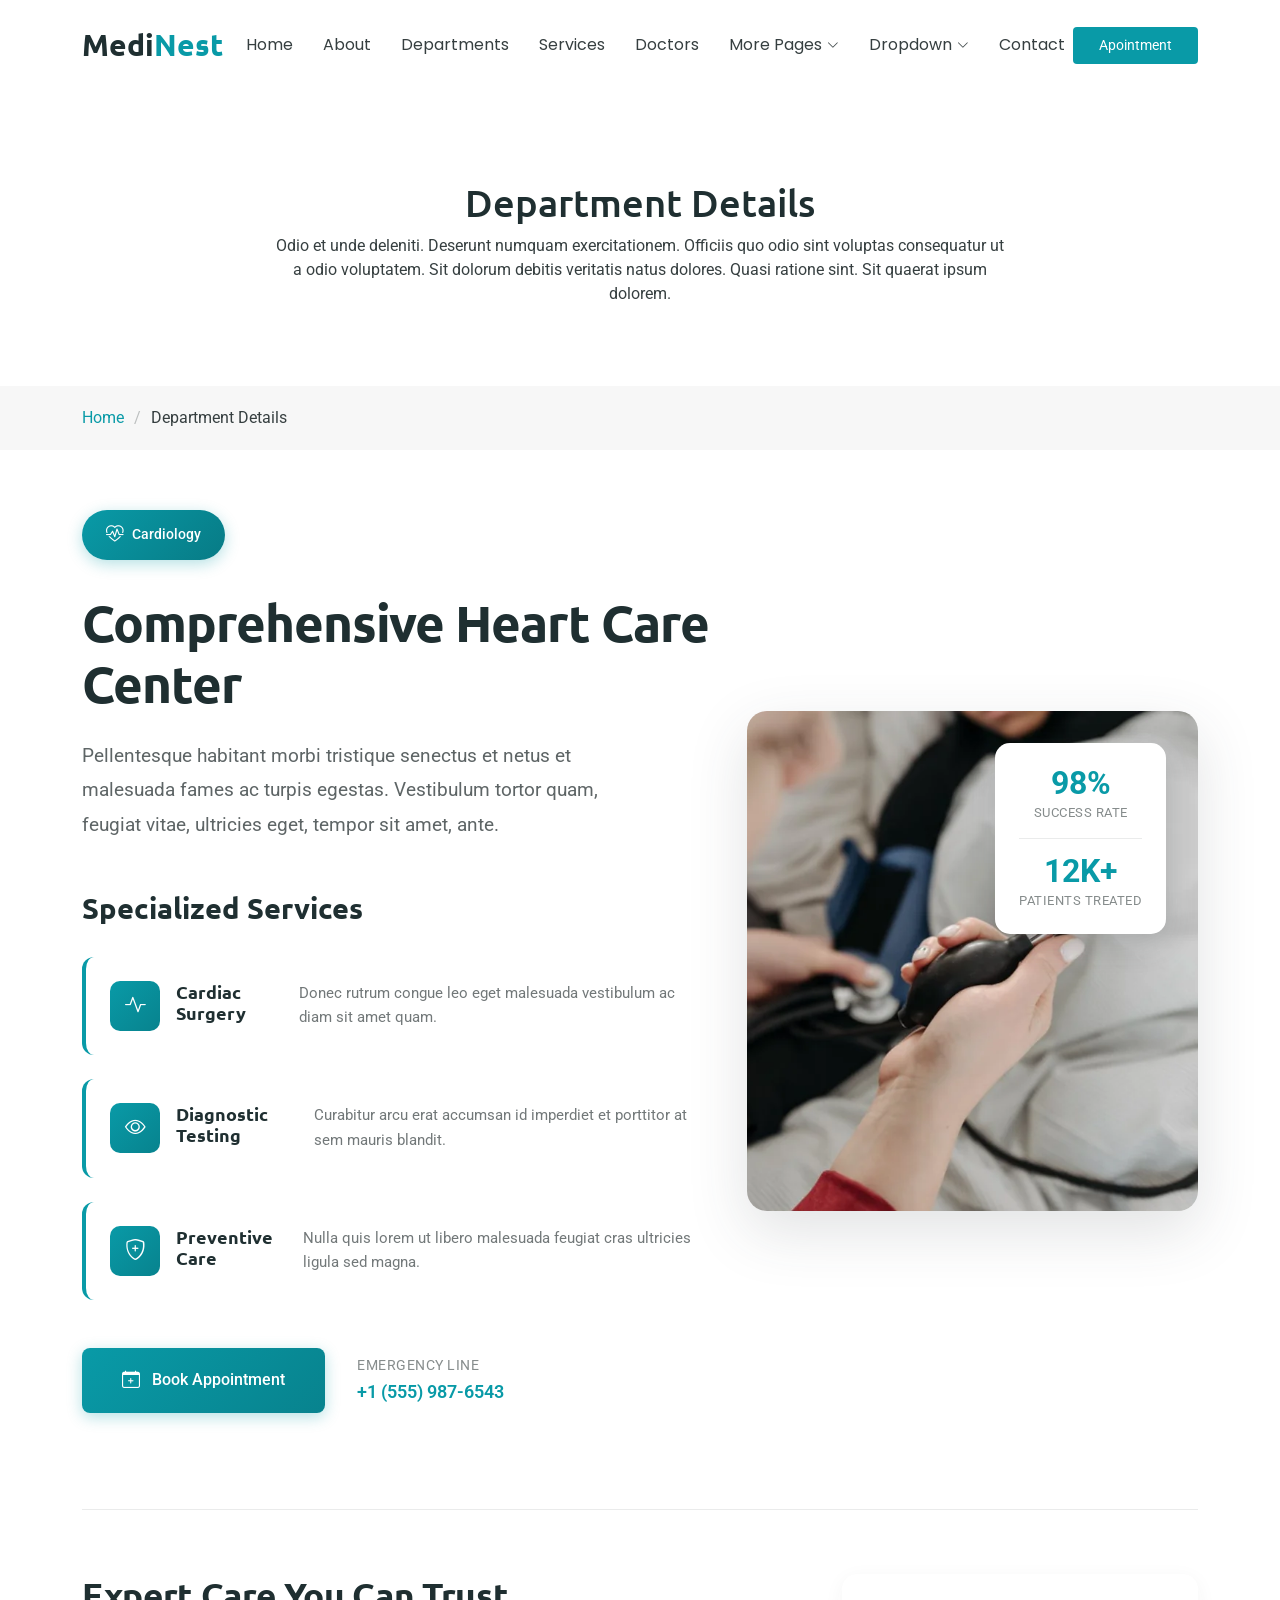
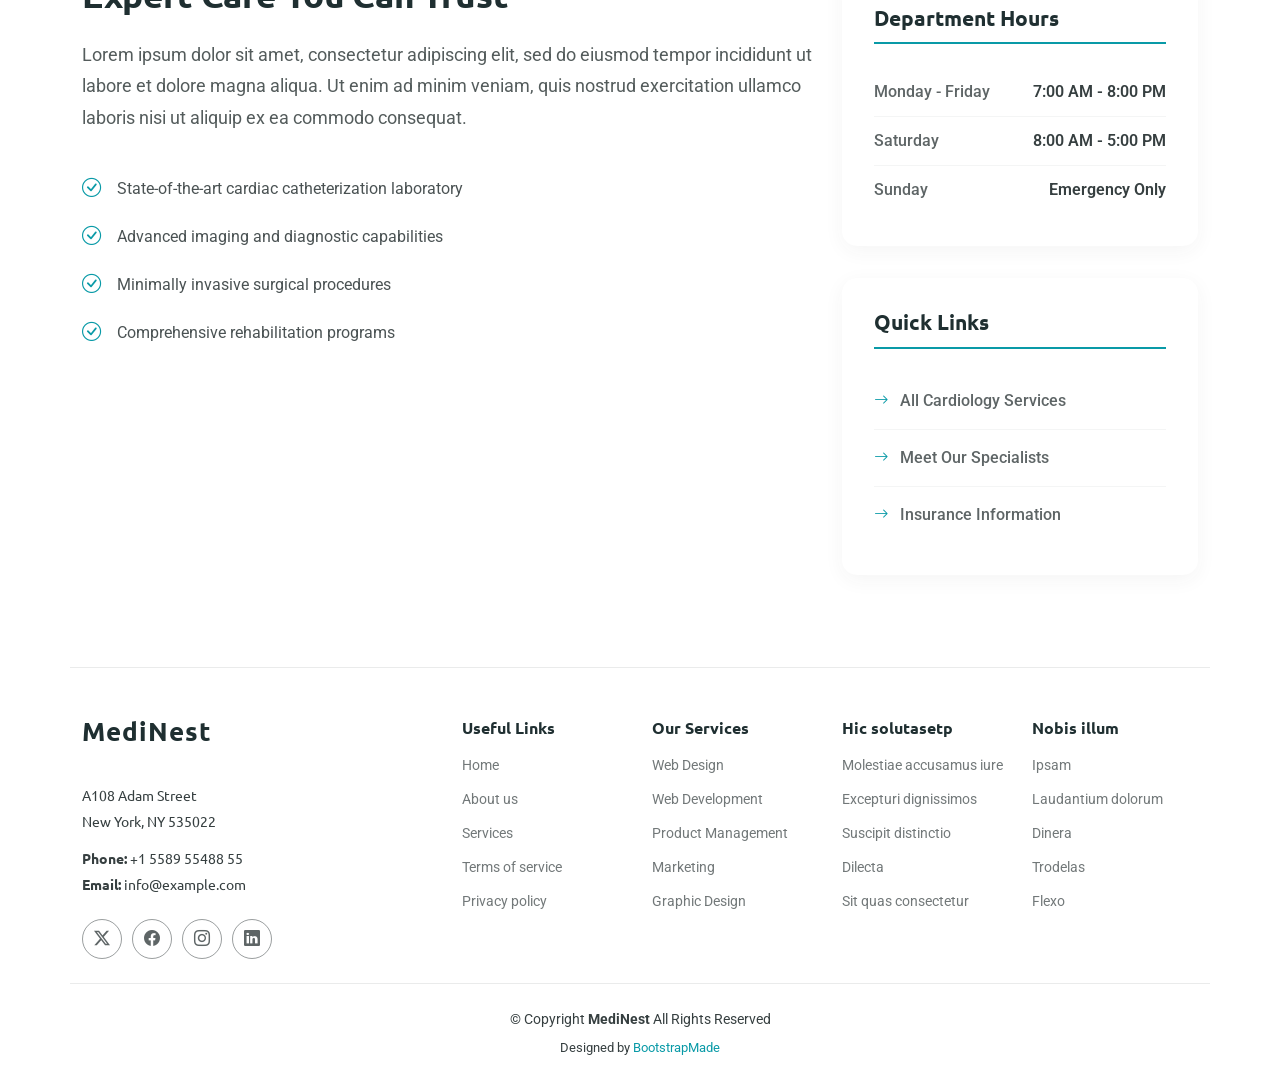
<file: department-details.html>
<!DOCTYPE html>
<html lang="en">

<head>
  <meta charset="utf-8">
  <meta content="width=device-width, initial-scale=1.0" name="viewport">
  <title>Department Details - MediNest Bootstrap Template</title>
  <meta name="description" content="">
  <meta name="keywords" content="">

  <!-- Favicons -->
  <link href="assets/img/favicon.png" rel="icon">
  <link href="assets/img/apple-touch-icon.png" rel="apple-touch-icon">

  <!-- Fonts -->
  <link href="https://fonts.googleapis.com" rel="preconnect">
  <link href="https://fonts.gstatic.com" rel="preconnect" crossorigin>
  <link href="https://fonts.googleapis.com/css2?family=Roboto:ital,wght@0,100;0,300;0,400;0,500;0,700;0,900;1,100;1,300;1,400;1,500;1,700;1,900&family=Poppins:ital,wght@0,100;0,200;0,300;0,400;0,500;0,600;0,700;0,800;0,900;1,100;1,200;1,300;1,400;1,500;1,600;1,700;1,800;1,900&family=Ubuntu:ital,wght@0,300;0,400;0,500;0,700;1,300;1,400;1,500;1,700&display=swap" rel="stylesheet">

  <!-- Vendor CSS Files -->
  <link href="assets/vendor/bootstrap/css/bootstrap.min.css" rel="stylesheet">
  <link href="assets/vendor/bootstrap-icons/bootstrap-icons.css" rel="stylesheet">
  <link href="assets/vendor/aos/aos.css" rel="stylesheet">
  <link href="assets/vendor/glightbox/css/glightbox.min.css" rel="stylesheet">
  <link href="assets/vendor/fontawesome-free/css/all.min.css" rel="stylesheet">
  <link href="assets/vendor/swiper/swiper-bundle.min.css" rel="stylesheet">

  <!-- Main CSS File -->
  <link href="assets/css/main.css" rel="stylesheet">

  <!-- =======================================================
  * Template Name: MediNest
  * Template URL: https://bootstrapmade.com/medinest-bootstrap-hospital-template/
  * Updated: Aug 11 2025 with Bootstrap v5.3.7
  * Author: BootstrapMade.com
  * License: https://bootstrapmade.com/license/
  ======================================================== -->
</head>

<body class="department-details-page">

  <header id="header" class="header d-flex align-items-center fixed-top">
    <div class="container position-relative d-flex align-items-center justify-content-between">

      <a href="index.html" class="logo d-flex align-items-center me-auto me-xl-0">
        <!-- Uncomment the line below if you also wish to use an image logo -->
        <!-- <img src="assets/img/logo.webp" alt=""> -->
        <h1 class="sitename">Medi<span>Nest</span></h1>
      </a>

      <nav id="navmenu" class="navmenu">
        <ul>
          <li><a href="index.html">Home</a></li>
          <li><a href="about.html">About</a></li>
          <li><a href="departments.html">Departments</a></li>
          <li><a href="services.html">Services</a></li>
          <li><a href="doctors.html">Doctors</a></li>
          <li class="dropdown"><a href="#"><span>More Pages</span> <i class="bi bi-chevron-down toggle-dropdown"></i></a>
            <ul>
              <li><a href="department-details.html" class="active">Department Details</a></li>
              <li><a href="service-details.html">Service Details</a></li>
              <li><a href="appointment.html">Appointment</a></li>
              <li><a href="testimonials.html">Testimonials</a></li>
              <li><a href="faq.html">Frequently Asked Questions</a></li>
              <li><a href="gallery.html">Gallery</a></li>
              <li><a href="terms.html">Terms</a></li>
              <li><a href="privacy.html">Privacy</a></li>
              <li><a href="404.html">404</a></li>
            </ul>
          </li>
          <li class="dropdown"><a href="#"><span>Dropdown</span> <i class="bi bi-chevron-down toggle-dropdown"></i></a>
            <ul>
              <li><a href="#">Dropdown 1</a></li>
              <li class="dropdown"><a href="#"><span>Deep Dropdown</span> <i class="bi bi-chevron-down toggle-dropdown"></i></a>
                <ul>
                  <li><a href="#">Deep Dropdown 1</a></li>
                  <li><a href="#">Deep Dropdown 2</a></li>
                  <li><a href="#">Deep Dropdown 3</a></li>
                  <li><a href="#">Deep Dropdown 4</a></li>
                  <li><a href="#">Deep Dropdown 5</a></li>
                </ul>
              </li>
              <li><a href="#">Dropdown 2</a></li>
              <li><a href="#">Dropdown 3</a></li>
              <li><a href="#">Dropdown 4</a></li>
            </ul>
          </li>
          <li><a href="contact.html">Contact</a></li>
        </ul>
        <i class="mobile-nav-toggle d-xl-none bi bi-list"></i>
      </nav>

      <a class="btn-getstarted" href="apointment.html">Apointment</a>

    </div>
  </header>

  <main class="main">

    <!-- Page Title -->
    <div class="page-title">
      <div class="heading">
        <div class="container">
          <div class="row d-flex justify-content-center text-center">
            <div class="col-lg-8">
              <h1 class="heading-title">Department Details</h1>
              <p class="mb-0">
                Odio et unde deleniti. Deserunt numquam exercitationem. Officiis quo
                odio sint voluptas consequatur ut a odio voluptatem. Sit dolorum
                debitis veritatis natus dolores. Quasi ratione sint. Sit quaerat
                ipsum dolorem.
              </p>
            </div>
          </div>
        </div>
      </div>
      <nav class="breadcrumbs">
        <div class="container">
          <ol>
            <li><a href="index.html">Home</a></li>
            <li class="current">Department Details</li>
          </ol>
        </div>
      </nav>
    </div><!-- End Page Title -->

    <!-- Department Details Section -->
    <section id="department-details" class="department-details section">

      <div class="container" data-aos="fade-up" data-aos-delay="100">

        <div class="row align-items-center">
          <div class="col-lg-7">
            <div class="department-content" data-aos="fade-right" data-aos-delay="200">
              <div class="department-header">
                <div class="specialty-tag">
                  <i class="bi bi-heart-pulse"></i>
                  <span>Cardiology</span>
                </div>
                <h1 class="department-name">Comprehensive Heart Care Center</h1>
                <p class="department-description">Pellentesque habitant morbi tristique senectus et netus et malesuada fames ac turpis egestas. Vestibulum tortor quam, feugiat vitae, ultricies eget, tempor sit amet, ante.</p>
              </div>

              <div class="service-highlights" data-aos="fade-up" data-aos-delay="300">
                <h3>Specialized Services</h3>
                <div class="highlights-grid">
                  <div class="highlight-card">
                    <div class="highlight-icon">
                      <i class="bi bi-activity"></i>
                    </div>
                    <h4>Cardiac Surgery</h4>
                    <p>Donec rutrum congue leo eget malesuada vestibulum ac diam sit amet quam.</p>
                  </div>
                  <div class="highlight-card">
                    <div class="highlight-icon">
                      <i class="bi bi-eye"></i>
                    </div>
                    <h4>Diagnostic Testing</h4>
                    <p>Curabitur arcu erat accumsan id imperdiet et porttitor at sem mauris blandit.</p>
                  </div>
                  <div class="highlight-card">
                    <div class="highlight-icon">
                      <i class="bi bi-shield-plus"></i>
                    </div>
                    <h4>Preventive Care</h4>
                    <p>Nulla quis lorem ut libero malesuada feugiat cras ultricies ligula sed magna.</p>
                  </div>
                </div>
              </div>

              <div class="cta-section" data-aos="fade-up" data-aos-delay="400">
                <a href="appointment.html" class="btn-appointment">
                  <i class="bi bi-calendar-plus"></i>
                  <span>Book Appointment</span>
                </a>
                <div class="contact-quick">
                  <span class="contact-label">Emergency Line</span>
                  <span class="contact-number">+1 (555) 987-6543</span>
                </div>
              </div>
            </div>
          </div>

          <div class="col-lg-5">
            <div class="visual-section" data-aos="fade-left" data-aos-delay="300">
              <div class="main-visual">
                <img src="assets/img/health/cardiology-3.webp" alt="Cardiology Department" class="img-fluid department-image">
                <div class="stats-overlay" data-aos="zoom-in" data-aos-delay="500">
                  <div class="stat-item">
                    <span class="stat-number">98%</span>
                    <span class="stat-label">Success Rate</span>
                  </div>
                  <div class="stat-item">
                    <span class="stat-number">12K+</span>
                    <span class="stat-label">Patients Treated</span>
                  </div>
                </div>
              </div>
            </div>
          </div>
        </div>

        <div class="department-details" data-aos="fade-up" data-aos-delay="600">
          <div class="row">
            <div class="col-lg-8">
              <div class="details-content">
                <h3>Expert Care You Can Trust</h3>
                <p>Lorem ipsum dolor sit amet, consectetur adipiscing elit, sed do eiusmod tempor incididunt ut labore et dolore magna aliqua. Ut enim ad minim veniam, quis nostrud exercitation ullamco laboris nisi ut aliquip ex ea commodo consequat.</p>

                <div class="care-features">
                  <div class="feature-row">
                    <i class="bi bi-check-circle"></i>
                    <span>State-of-the-art cardiac catheterization laboratory</span>
                  </div>
                  <div class="feature-row">
                    <i class="bi bi-check-circle"></i>
                    <span>Advanced imaging and diagnostic capabilities</span>
                  </div>
                  <div class="feature-row">
                    <i class="bi bi-check-circle"></i>
                    <span>Minimally invasive surgical procedures</span>
                  </div>
                  <div class="feature-row">
                    <i class="bi bi-check-circle"></i>
                    <span>Comprehensive rehabilitation programs</span>
                  </div>
                </div>
              </div>
            </div>

            <div class="col-lg-4">
              <div class="info-sidebar" data-aos="fade-left" data-aos-delay="700">
                <div class="info-card">
                  <h4>Department Hours</h4>
                  <div class="hours-list">
                    <div class="hours-item">
                      <span>Monday - Friday</span>
                      <span>7:00 AM - 8:00 PM</span>
                    </div>
                    <div class="hours-item">
                      <span>Saturday</span>
                      <span>8:00 AM - 5:00 PM</span>
                    </div>
                    <div class="hours-item">
                      <span>Sunday</span>
                      <span>Emergency Only</span>
                    </div>
                  </div>
                </div>

                <div class="info-card">
                  <h4>Quick Links</h4>
                  <div class="quick-links">
                    <a href="services.html">
                      <i class="bi bi-arrow-right"></i>
                      <span>All Cardiology Services</span>
                    </a>
                    <a href="doctors.html">
                      <i class="bi bi-arrow-right"></i>
                      <span>Meet Our Specialists</span>
                    </a>
                    <a href="insurance.html">
                      <i class="bi bi-arrow-right"></i>
                      <span>Insurance Information</span>
                    </a>
                  </div>
                </div>
              </div>
            </div>
          </div>
        </div>

      </div>

    </section><!-- /Department Details Section -->

  </main>

  <footer id="footer" class="footer position-relative">

    <div class="container footer-top">
      <div class="row gy-4">
        <div class="col-lg-4 col-md-6 footer-about">
          <a href="index.html" class="logo d-flex align-items-center">
            <span class="sitename">MediNest</span>
          </a>
          <div class="footer-contact pt-3">
            <p>A108 Adam Street</p>
            <p>New York, NY 535022</p>
            <p class="mt-3"><strong>Phone:</strong> <span>+1 5589 55488 55</span></p>
            <p><strong>Email:</strong> <span>info@example.com</span></p>
          </div>
          <div class="social-links d-flex mt-4">
            <a href=""><i class="bi bi-twitter-x"></i></a>
            <a href=""><i class="bi bi-facebook"></i></a>
            <a href=""><i class="bi bi-instagram"></i></a>
            <a href=""><i class="bi bi-linkedin"></i></a>
          </div>
        </div>

        <div class="col-lg-2 col-md-3 footer-links">
          <h4>Useful Links</h4>
          <ul>
            <li><a href="#">Home</a></li>
            <li><a href="#">About us</a></li>
            <li><a href="#">Services</a></li>
            <li><a href="#">Terms of service</a></li>
            <li><a href="#">Privacy policy</a></li>
          </ul>
        </div>

        <div class="col-lg-2 col-md-3 footer-links">
          <h4>Our Services</h4>
          <ul>
            <li><a href="#">Web Design</a></li>
            <li><a href="#">Web Development</a></li>
            <li><a href="#">Product Management</a></li>
            <li><a href="#">Marketing</a></li>
            <li><a href="#">Graphic Design</a></li>
          </ul>
        </div>

        <div class="col-lg-2 col-md-3 footer-links">
          <h4>Hic solutasetp</h4>
          <ul>
            <li><a href="#">Molestiae accusamus iure</a></li>
            <li><a href="#">Excepturi dignissimos</a></li>
            <li><a href="#">Suscipit distinctio</a></li>
            <li><a href="#">Dilecta</a></li>
            <li><a href="#">Sit quas consectetur</a></li>
          </ul>
        </div>

        <div class="col-lg-2 col-md-3 footer-links">
          <h4>Nobis illum</h4>
          <ul>
            <li><a href="#">Ipsam</a></li>
            <li><a href="#">Laudantium dolorum</a></li>
            <li><a href="#">Dinera</a></li>
            <li><a href="#">Trodelas</a></li>
            <li><a href="#">Flexo</a></li>
          </ul>
        </div>

      </div>
    </div>

    <div class="container copyright text-center mt-4">
      <p>© <span>Copyright</span> <strong>MediNest</strong>&nbsp;<span>All Rights Reserved</span></p>
      <div class="credits">
        <!-- All the links in the footer should remain intact. -->
        <!-- You can delete the links only if you've purchased the pro version. -->
        <!-- Licensing information: https://bootstrapmade.com/license/ -->
        <!-- Purchase the pro version with working PHP/AJAX contact form: [buy-url] -->
        Designed by <a href="https://bootstrapmade.com/">BootstrapMade</a>
      </div>
    </div>

  </footer>

  <!-- Scroll Top -->
  <a href="#" id="scroll-top" class="scroll-top d-flex align-items-center justify-content-center"><i class="bi bi-arrow-up-short"></i></a>

  <!-- Preloader -->
  <div id="preloader"></div>

  <!-- Vendor JS Files -->
  <script src="assets/vendor/bootstrap/js/bootstrap.bundle.min.js"></script>
  <script src="assets/vendor/php-email-form/validate.js"></script>
  <script src="assets/vendor/aos/aos.js"></script>
  <script src="assets/vendor/glightbox/js/glightbox.min.js"></script>
  <script src="assets/vendor/purecounter/purecounter_vanilla.js"></script>
  <script src="assets/vendor/imagesloaded/imagesloaded.pkgd.min.js"></script>
  <script src="assets/vendor/isotope-layout/isotope.pkgd.min.js"></script>
  <script src="assets/vendor/swiper/swiper-bundle.min.js"></script>

  <!-- Main JS File -->
  <script src="assets/js/main.js"></script>

</body>

</html>
</file>
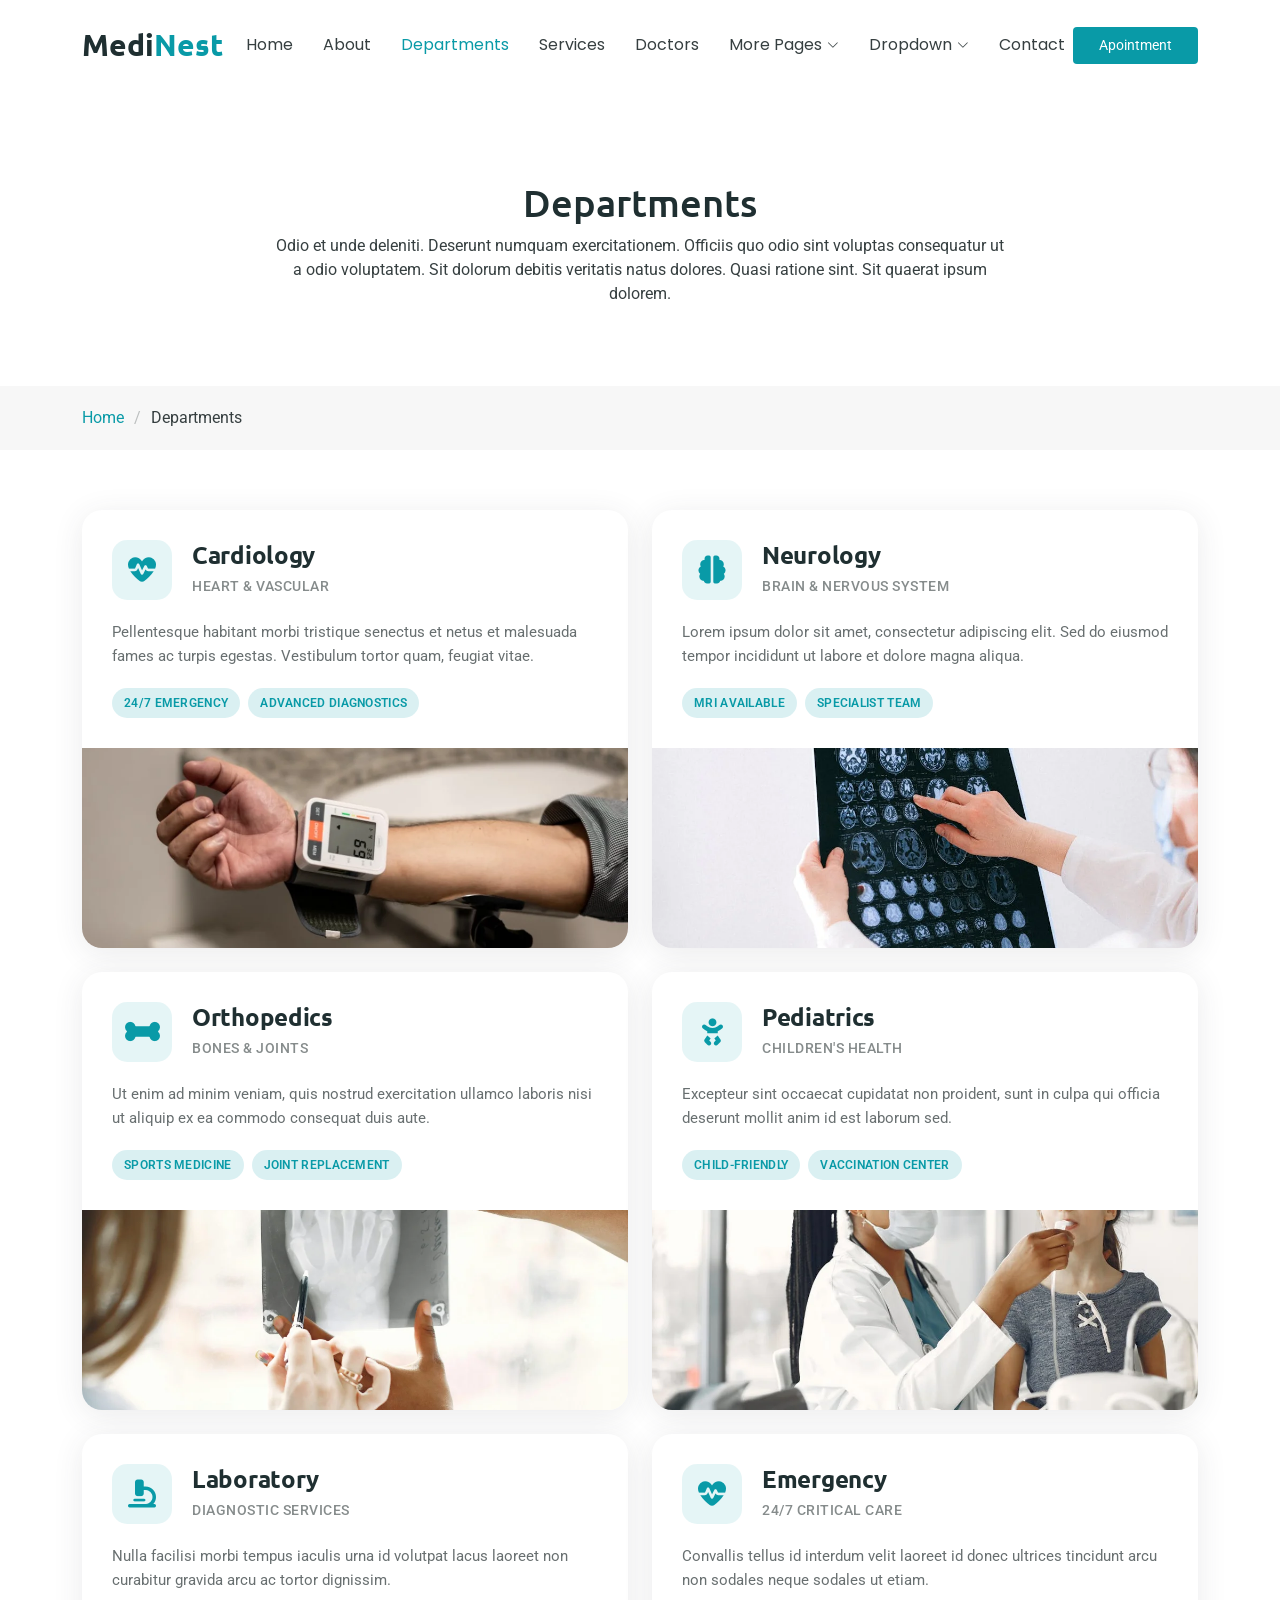
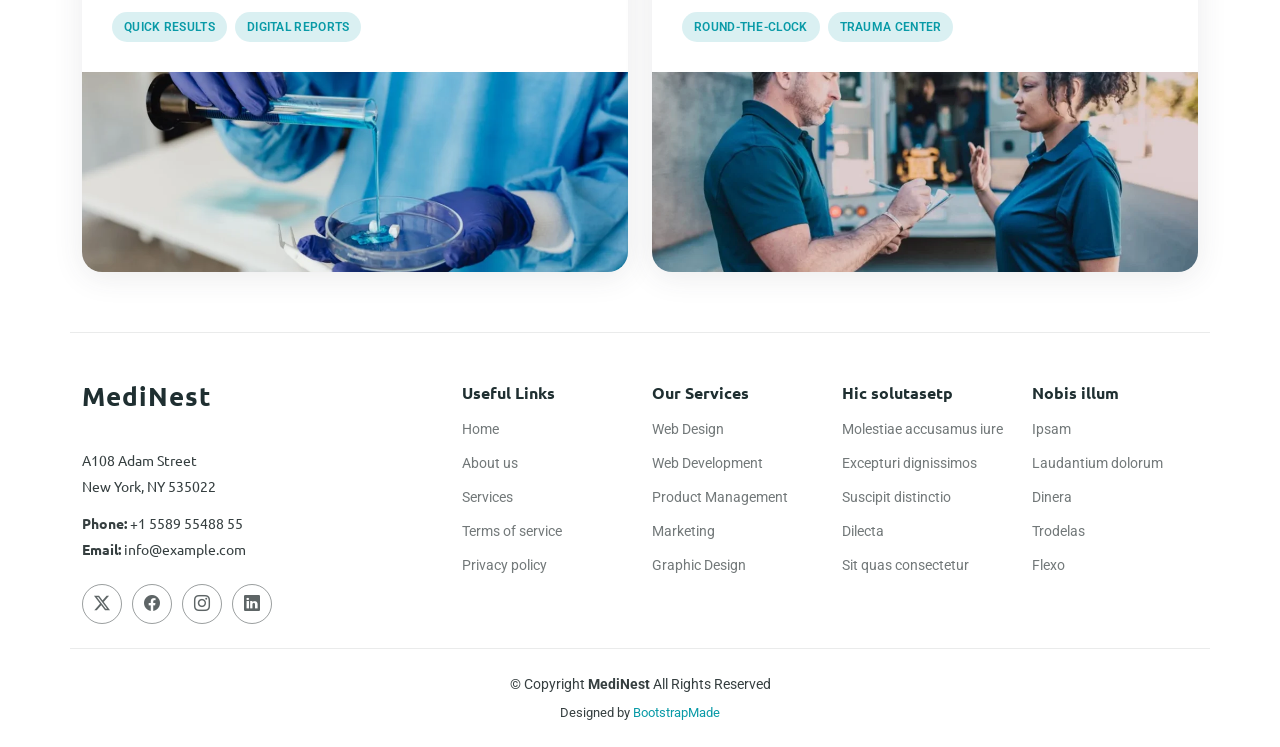
<file: departments.html>
<!DOCTYPE html>
<html lang="en">

<head>
  <meta charset="utf-8">
  <meta content="width=device-width, initial-scale=1.0" name="viewport">
  <title>Departments - MediNest Bootstrap Template</title>
  <meta name="description" content="">
  <meta name="keywords" content="">

  <!-- Favicons -->
  <link href="assets/img/favicon.png" rel="icon">
  <link href="assets/img/apple-touch-icon.png" rel="apple-touch-icon">

  <!-- Fonts -->
  <link href="https://fonts.googleapis.com" rel="preconnect">
  <link href="https://fonts.gstatic.com" rel="preconnect" crossorigin>
  <link href="https://fonts.googleapis.com/css2?family=Roboto:ital,wght@0,100;0,300;0,400;0,500;0,700;0,900;1,100;1,300;1,400;1,500;1,700;1,900&family=Poppins:ital,wght@0,100;0,200;0,300;0,400;0,500;0,600;0,700;0,800;0,900;1,100;1,200;1,300;1,400;1,500;1,600;1,700;1,800;1,900&family=Ubuntu:ital,wght@0,300;0,400;0,500;0,700;1,300;1,400;1,500;1,700&display=swap" rel="stylesheet">

  <!-- Vendor CSS Files -->
  <link href="assets/vendor/bootstrap/css/bootstrap.min.css" rel="stylesheet">
  <link href="assets/vendor/bootstrap-icons/bootstrap-icons.css" rel="stylesheet">
  <link href="assets/vendor/aos/aos.css" rel="stylesheet">
  <link href="assets/vendor/glightbox/css/glightbox.min.css" rel="stylesheet">
  <link href="assets/vendor/fontawesome-free/css/all.min.css" rel="stylesheet">
  <link href="assets/vendor/swiper/swiper-bundle.min.css" rel="stylesheet">

  <!-- Main CSS File -->
  <link href="assets/css/main.css" rel="stylesheet">

  <!-- =======================================================
  * Template Name: MediNest
  * Template URL: https://bootstrapmade.com/medinest-bootstrap-hospital-template/
  * Updated: Aug 11 2025 with Bootstrap v5.3.7
  * Author: BootstrapMade.com
  * License: https://bootstrapmade.com/license/
  ======================================================== -->
</head>

<body class="departments-page">

  <header id="header" class="header d-flex align-items-center fixed-top">
    <div class="container position-relative d-flex align-items-center justify-content-between">

      <a href="index.html" class="logo d-flex align-items-center me-auto me-xl-0">
        <!-- Uncomment the line below if you also wish to use an image logo -->
        <!-- <img src="assets/img/logo.webp" alt=""> -->
        <h1 class="sitename">Medi<span>Nest</span></h1>
      </a>

      <nav id="navmenu" class="navmenu">
        <ul>
          <li><a href="index.html">Home</a></li>
          <li><a href="about.html">About</a></li>
          <li><a href="departments.html" class="active">Departments</a></li>
          <li><a href="services.html">Services</a></li>
          <li><a href="doctors.html">Doctors</a></li>
          <li class="dropdown"><a href="#"><span>More Pages</span> <i class="bi bi-chevron-down toggle-dropdown"></i></a>
            <ul>
              <li><a href="department-details.html">Department Details</a></li>
              <li><a href="service-details.html">Service Details</a></li>
              <li><a href="appointment.html">Appointment</a></li>
              <li><a href="testimonials.html">Testimonials</a></li>
              <li><a href="faq.html">Frequently Asked Questions</a></li>
              <li><a href="gallery.html">Gallery</a></li>
              <li><a href="terms.html">Terms</a></li>
              <li><a href="privacy.html">Privacy</a></li>
              <li><a href="404.html">404</a></li>
            </ul>
          </li>
          <li class="dropdown"><a href="#"><span>Dropdown</span> <i class="bi bi-chevron-down toggle-dropdown"></i></a>
            <ul>
              <li><a href="#">Dropdown 1</a></li>
              <li class="dropdown"><a href="#"><span>Deep Dropdown</span> <i class="bi bi-chevron-down toggle-dropdown"></i></a>
                <ul>
                  <li><a href="#">Deep Dropdown 1</a></li>
                  <li><a href="#">Deep Dropdown 2</a></li>
                  <li><a href="#">Deep Dropdown 3</a></li>
                  <li><a href="#">Deep Dropdown 4</a></li>
                  <li><a href="#">Deep Dropdown 5</a></li>
                </ul>
              </li>
              <li><a href="#">Dropdown 2</a></li>
              <li><a href="#">Dropdown 3</a></li>
              <li><a href="#">Dropdown 4</a></li>
            </ul>
          </li>
          <li><a href="contact.html">Contact</a></li>
        </ul>
        <i class="mobile-nav-toggle d-xl-none bi bi-list"></i>
      </nav>

      <a class="btn-getstarted" href="apointment.html">Apointment</a>

    </div>
  </header>

  <main class="main">

    <!-- Page Title -->
    <div class="page-title">
      <div class="heading">
        <div class="container">
          <div class="row d-flex justify-content-center text-center">
            <div class="col-lg-8">
              <h1 class="heading-title">Departments</h1>
              <p class="mb-0">
                Odio et unde deleniti. Deserunt numquam exercitationem. Officiis quo
                odio sint voluptas consequatur ut a odio voluptatem. Sit dolorum
                debitis veritatis natus dolores. Quasi ratione sint. Sit quaerat
                ipsum dolorem.
              </p>
            </div>
          </div>
        </div>
      </div>
      <nav class="breadcrumbs">
        <div class="container">
          <ol>
            <li><a href="index.html">Home</a></li>
            <li class="current">Departments</li>
          </ol>
        </div>
      </nav>
    </div><!-- End Page Title -->

    <!-- Departments Section -->
    <section id="departments" class="departments section">

      <div class="container" data-aos="fade-up" data-aos-delay="100">

        <div class="row gy-4">

          <!-- Department Item -->
          <div class="col-lg-6" data-aos="zoom-in" data-aos-delay="100">
            <div class="department-item">
              <div class="department-content">
                <div class="department-header">
                  <div class="department-icon">
                    <i class="fas fa-heartbeat"></i>
                  </div>
                  <div class="department-info">
                    <h3>Cardiology</h3>
                    <span class="department-category">Heart &amp; Vascular</span>
                  </div>
                </div>
                <p>Pellentesque habitant morbi tristique senectus et netus et malesuada fames ac turpis egestas. Vestibulum tortor quam, feugiat vitae.</p>
                <div class="department-features">
                  <span class="feature-badge">24/7 Emergency</span>
                  <span class="feature-badge">Advanced Diagnostics</span>
                </div>
              </div>
              <div class="department-image">
                <img src="assets/img/health/cardiology-2.webp" alt="Cardiology Department" class="img-fluid">
                <div class="department-overlay">
                  <a href="#" class="department-link">
                    <i class="fas fa-arrow-right"></i>
                  </a>
                </div>
              </div>
            </div>
          </div><!-- End Department Item -->

          <!-- Department Item -->
          <div class="col-lg-6" data-aos="zoom-in" data-aos-delay="200">
            <div class="department-item">
              <div class="department-content">
                <div class="department-header">
                  <div class="department-icon">
                    <i class="fas fa-brain"></i>
                  </div>
                  <div class="department-info">
                    <h3>Neurology</h3>
                    <span class="department-category">Brain &amp; Nervous System</span>
                  </div>
                </div>
                <p>Lorem ipsum dolor sit amet, consectetur adipiscing elit. Sed do eiusmod tempor incididunt ut labore et dolore magna aliqua.</p>
                <div class="department-features">
                  <span class="feature-badge">MRI Available</span>
                  <span class="feature-badge">Specialist Team</span>
                </div>
              </div>
              <div class="department-image">
                <img src="assets/img/health/neurology-3.webp" alt="Neurology Department" class="img-fluid">
                <div class="department-overlay">
                  <a href="#" class="department-link">
                    <i class="fas fa-arrow-right"></i>
                  </a>
                </div>
              </div>
            </div>
          </div><!-- End Department Item -->

          <!-- Department Item -->
          <div class="col-lg-6" data-aos="zoom-in" data-aos-delay="300">
            <div class="department-item">
              <div class="department-content">
                <div class="department-header">
                  <div class="department-icon">
                    <i class="fas fa-bone"></i>
                  </div>
                  <div class="department-info">
                    <h3>Orthopedics</h3>
                    <span class="department-category">Bones &amp; Joints</span>
                  </div>
                </div>
                <p>Ut enim ad minim veniam, quis nostrud exercitation ullamco laboris nisi ut aliquip ex ea commodo consequat duis aute.</p>
                <div class="department-features">
                  <span class="feature-badge">Sports Medicine</span>
                  <span class="feature-badge">Joint Replacement</span>
                </div>
              </div>
              <div class="department-image">
                <img src="assets/img/health/orthopedics-4.webp" alt="Orthopedics Department" class="img-fluid">
                <div class="department-overlay">
                  <a href="#" class="department-link">
                    <i class="fas fa-arrow-right"></i>
                  </a>
                </div>
              </div>
            </div>
          </div><!-- End Department Item -->

          <!-- Department Item -->
          <div class="col-lg-6" data-aos="zoom-in" data-aos-delay="400">
            <div class="department-item">
              <div class="department-content">
                <div class="department-header">
                  <div class="department-icon">
                    <i class="fas fa-baby"></i>
                  </div>
                  <div class="department-info">
                    <h3>Pediatrics</h3>
                    <span class="department-category">Children's Health</span>
                  </div>
                </div>
                <p>Excepteur sint occaecat cupidatat non proident, sunt in culpa qui officia deserunt mollit anim id est laborum sed.</p>
                <div class="department-features">
                  <span class="feature-badge">Child-Friendly</span>
                  <span class="feature-badge">Vaccination Center</span>
                </div>
              </div>
              <div class="department-image">
                <img src="assets/img/health/pediatrics-2.webp" alt="Pediatrics Department" class="img-fluid">
                <div class="department-overlay">
                  <a href="#" class="department-link">
                    <i class="fas fa-arrow-right"></i>
                  </a>
                </div>
              </div>
            </div>
          </div><!-- End Department Item -->

          <!-- Department Item -->
          <div class="col-lg-6" data-aos="zoom-in" data-aos-delay="500">
            <div class="department-item">
              <div class="department-content">
                <div class="department-header">
                  <div class="department-icon">
                    <i class="fas fa-microscope"></i>
                  </div>
                  <div class="department-info">
                    <h3>Laboratory</h3>
                    <span class="department-category">Diagnostic Services</span>
                  </div>
                </div>
                <p>Nulla facilisi morbi tempus iaculis urna id volutpat lacus laoreet non curabitur gravida arcu ac tortor dignissim.</p>
                <div class="department-features">
                  <span class="feature-badge">Quick Results</span>
                  <span class="feature-badge">Digital Reports</span>
                </div>
              </div>
              <div class="department-image">
                <img src="assets/img/health/laboratory-3.webp" alt="Laboratory Department" class="img-fluid">
                <div class="department-overlay">
                  <a href="#" class="department-link">
                    <i class="fas fa-arrow-right"></i>
                  </a>
                </div>
              </div>
            </div>
          </div><!-- End Department Item -->

          <!-- Department Item -->
          <div class="col-lg-6" data-aos="zoom-in" data-aos-delay="600">
            <div class="department-item">
              <div class="department-content">
                <div class="department-header">
                  <div class="department-icon">
                    <i class="fas fa-heartbeat"></i>
                  </div>
                  <div class="department-info">
                    <h3>Emergency</h3>
                    <span class="department-category">24/7 Critical Care</span>
                  </div>
                </div>
                <p>Convallis tellus id interdum velit laoreet id donec ultrices tincidunt arcu non sodales neque sodales ut etiam.</p>
                <div class="department-features">
                  <span class="feature-badge">Round-the-Clock</span>
                  <span class="feature-badge">Trauma Center</span>
                </div>
              </div>
              <div class="department-image">
                <img src="assets/img/health/emergency-4.webp" alt="Emergency Department" class="img-fluid">
                <div class="department-overlay">
                  <a href="#" class="department-link">
                    <i class="fas fa-arrow-right"></i>
                  </a>
                </div>
              </div>
            </div>
          </div><!-- End Department Item -->

        </div>

      </div>

    </section><!-- /Departments Section -->

  </main>

  <footer id="footer" class="footer position-relative">

    <div class="container footer-top">
      <div class="row gy-4">
        <div class="col-lg-4 col-md-6 footer-about">
          <a href="index.html" class="logo d-flex align-items-center">
            <span class="sitename">MediNest</span>
          </a>
          <div class="footer-contact pt-3">
            <p>A108 Adam Street</p>
            <p>New York, NY 535022</p>
            <p class="mt-3"><strong>Phone:</strong> <span>+1 5589 55488 55</span></p>
            <p><strong>Email:</strong> <span>info@example.com</span></p>
          </div>
          <div class="social-links d-flex mt-4">
            <a href=""><i class="bi bi-twitter-x"></i></a>
            <a href=""><i class="bi bi-facebook"></i></a>
            <a href=""><i class="bi bi-instagram"></i></a>
            <a href=""><i class="bi bi-linkedin"></i></a>
          </div>
        </div>

        <div class="col-lg-2 col-md-3 footer-links">
          <h4>Useful Links</h4>
          <ul>
            <li><a href="#">Home</a></li>
            <li><a href="#">About us</a></li>
            <li><a href="#">Services</a></li>
            <li><a href="#">Terms of service</a></li>
            <li><a href="#">Privacy policy</a></li>
          </ul>
        </div>

        <div class="col-lg-2 col-md-3 footer-links">
          <h4>Our Services</h4>
          <ul>
            <li><a href="#">Web Design</a></li>
            <li><a href="#">Web Development</a></li>
            <li><a href="#">Product Management</a></li>
            <li><a href="#">Marketing</a></li>
            <li><a href="#">Graphic Design</a></li>
          </ul>
        </div>

        <div class="col-lg-2 col-md-3 footer-links">
          <h4>Hic solutasetp</h4>
          <ul>
            <li><a href="#">Molestiae accusamus iure</a></li>
            <li><a href="#">Excepturi dignissimos</a></li>
            <li><a href="#">Suscipit distinctio</a></li>
            <li><a href="#">Dilecta</a></li>
            <li><a href="#">Sit quas consectetur</a></li>
          </ul>
        </div>

        <div class="col-lg-2 col-md-3 footer-links">
          <h4>Nobis illum</h4>
          <ul>
            <li><a href="#">Ipsam</a></li>
            <li><a href="#">Laudantium dolorum</a></li>
            <li><a href="#">Dinera</a></li>
            <li><a href="#">Trodelas</a></li>
            <li><a href="#">Flexo</a></li>
          </ul>
        </div>

      </div>
    </div>

    <div class="container copyright text-center mt-4">
      <p>© <span>Copyright</span> <strong>MediNest</strong>&nbsp;<span>All Rights Reserved</span></p>
      <div class="credits">
        <!-- All the links in the footer should remain intact. -->
        <!-- You can delete the links only if you've purchased the pro version. -->
        <!-- Licensing information: https://bootstrapmade.com/license/ -->
        <!-- Purchase the pro version with working PHP/AJAX contact form: [buy-url] -->
        Designed by <a href="https://bootstrapmade.com/">BootstrapMade</a>
      </div>
    </div>

  </footer>

  <!-- Scroll Top -->
  <a href="#" id="scroll-top" class="scroll-top d-flex align-items-center justify-content-center"><i class="bi bi-arrow-up-short"></i></a>

  <!-- Preloader -->
  <div id="preloader"></div>

  <!-- Vendor JS Files -->
  <script src="assets/vendor/bootstrap/js/bootstrap.bundle.min.js"></script>
  <script src="assets/vendor/php-email-form/validate.js"></script>
  <script src="assets/vendor/aos/aos.js"></script>
  <script src="assets/vendor/glightbox/js/glightbox.min.js"></script>
  <script src="assets/vendor/purecounter/purecounter_vanilla.js"></script>
  <script src="assets/vendor/imagesloaded/imagesloaded.pkgd.min.js"></script>
  <script src="assets/vendor/isotope-layout/isotope.pkgd.min.js"></script>
  <script src="assets/vendor/swiper/swiper-bundle.min.js"></script>

  <!-- Main JS File -->
  <script src="assets/js/main.js"></script>

</body>

</html>
</file>
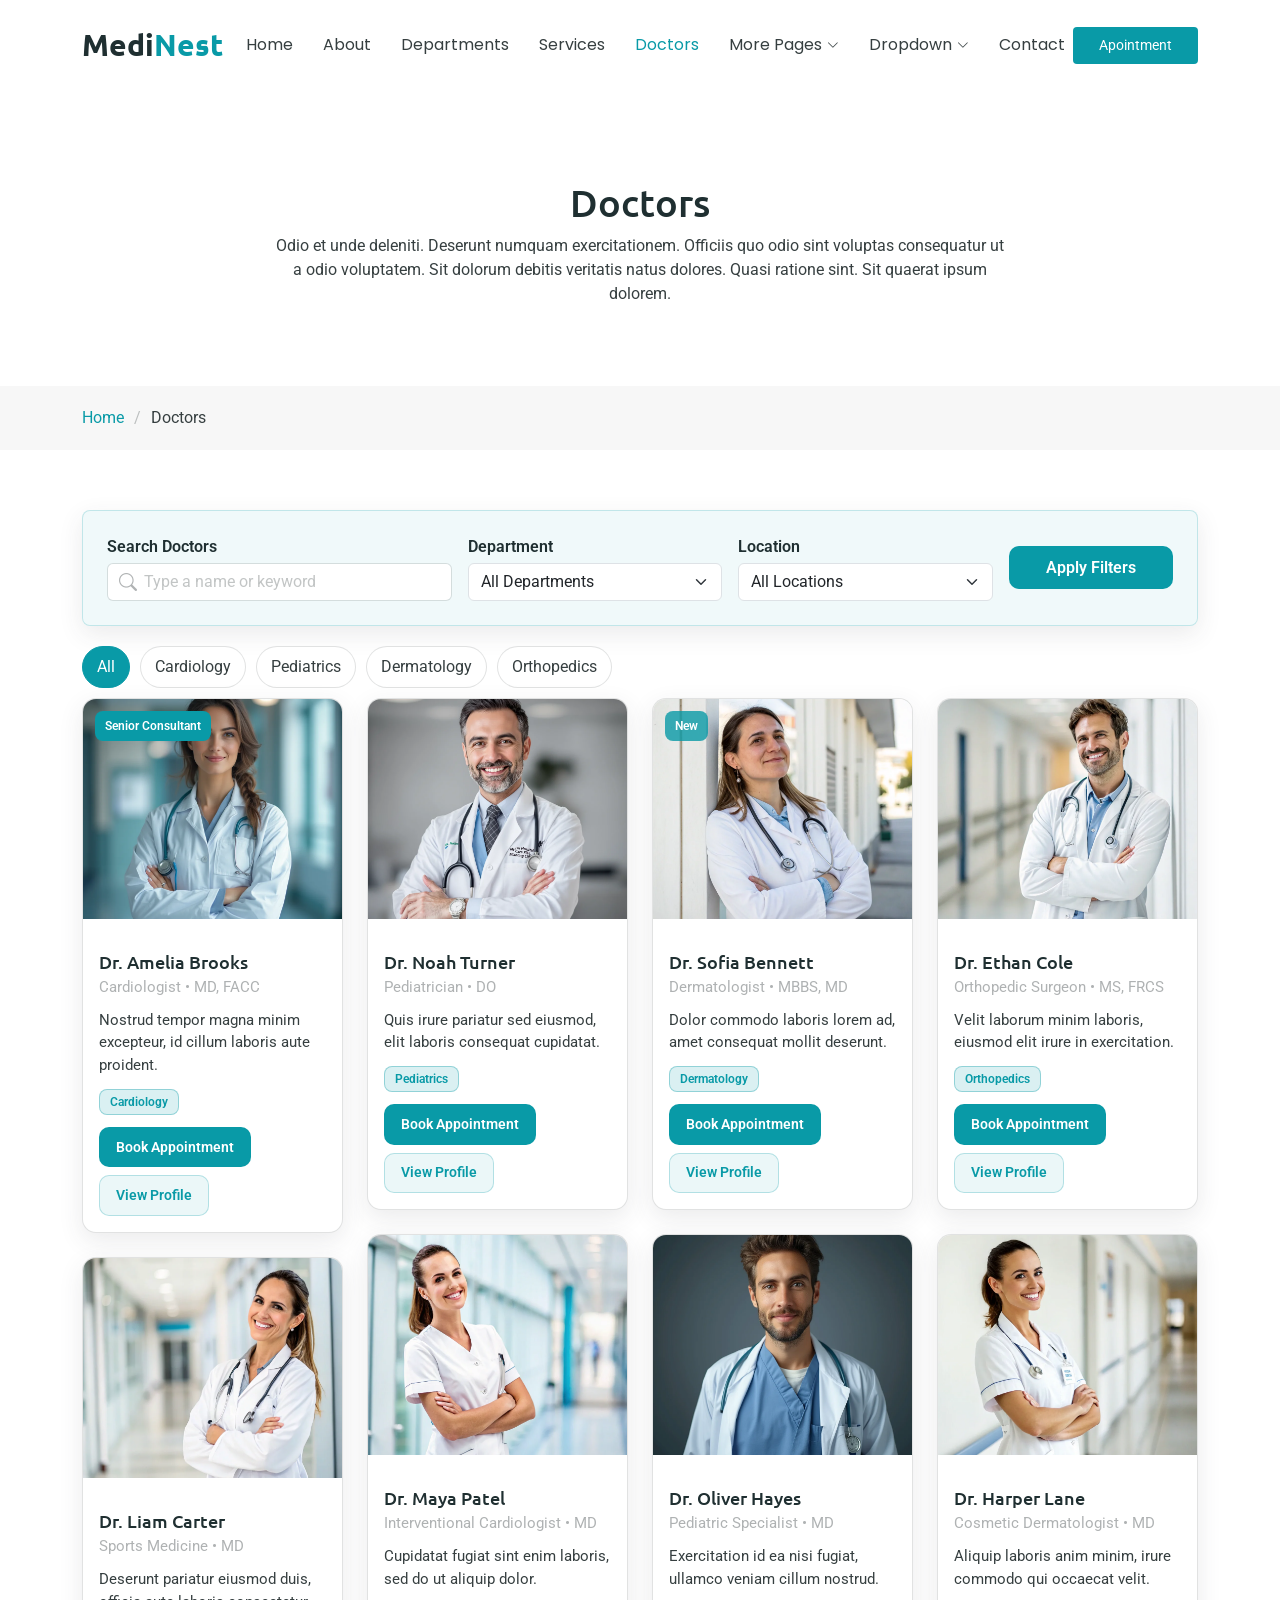
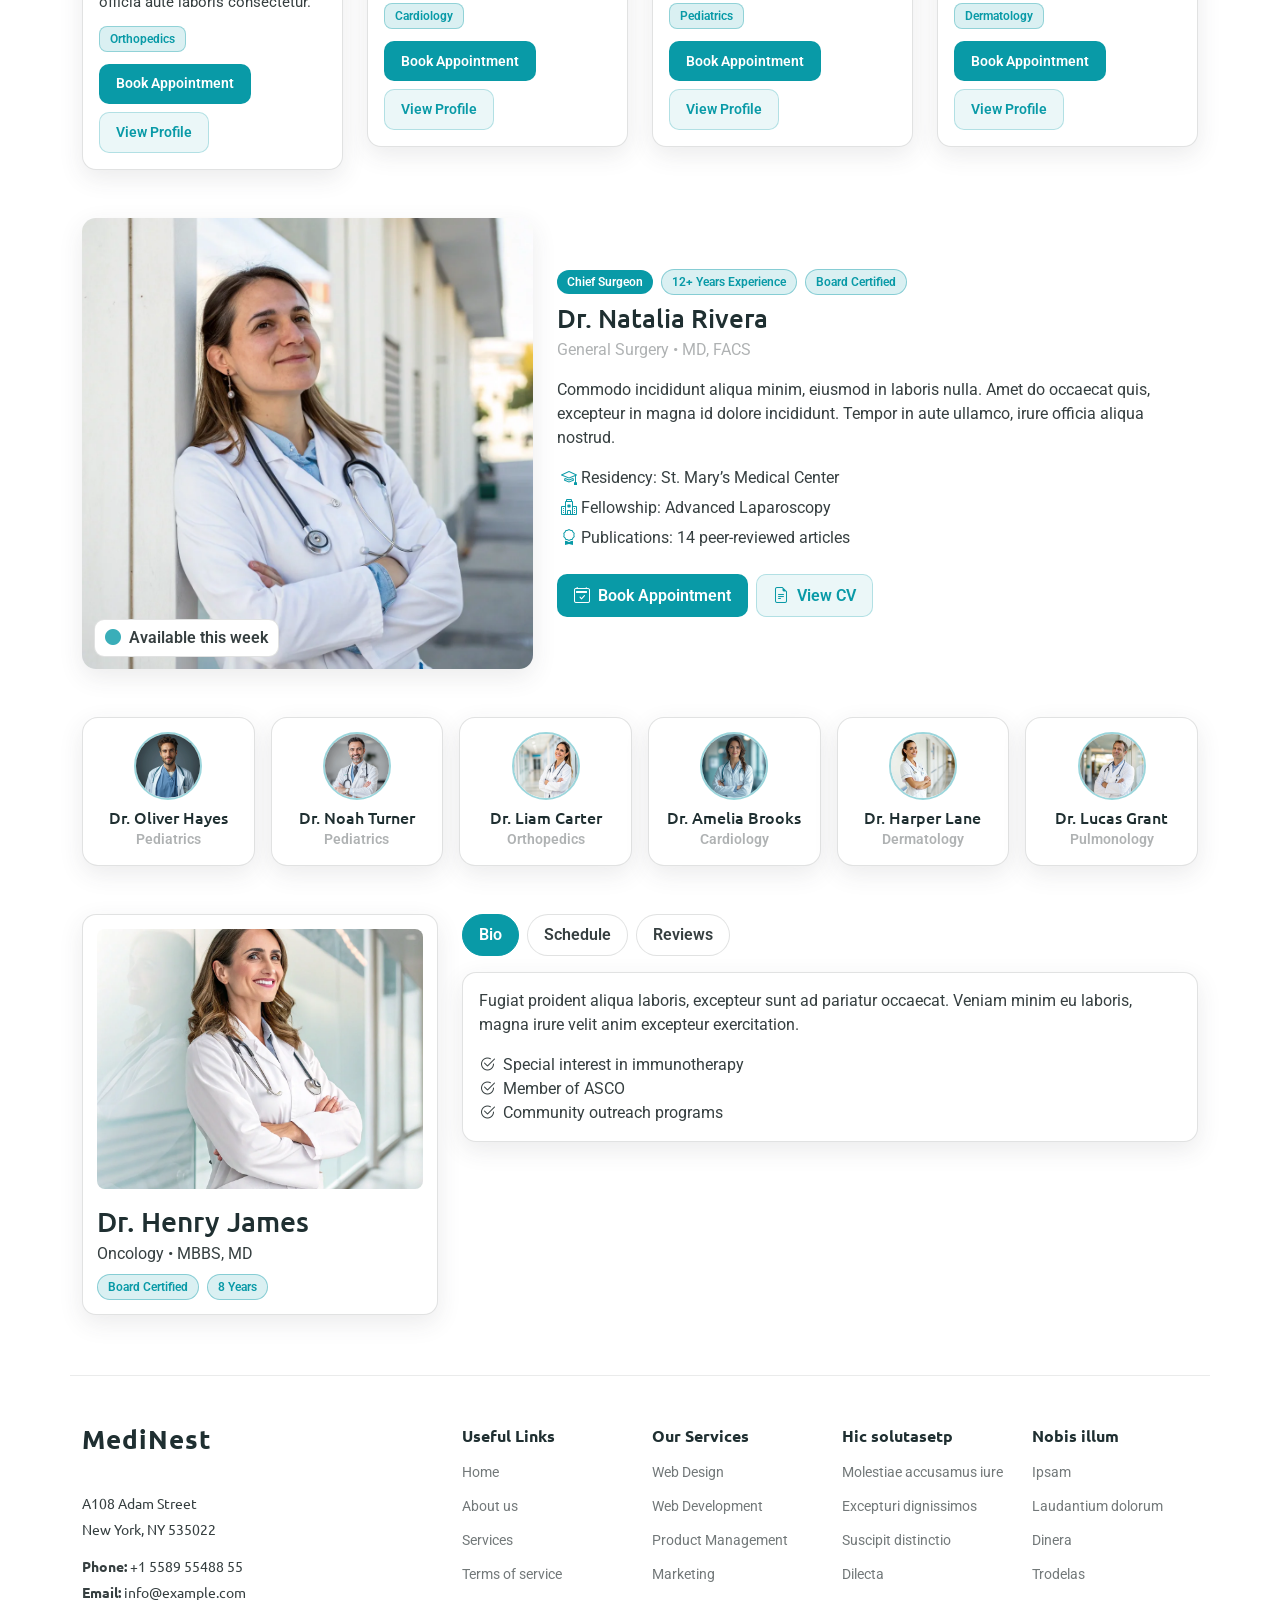
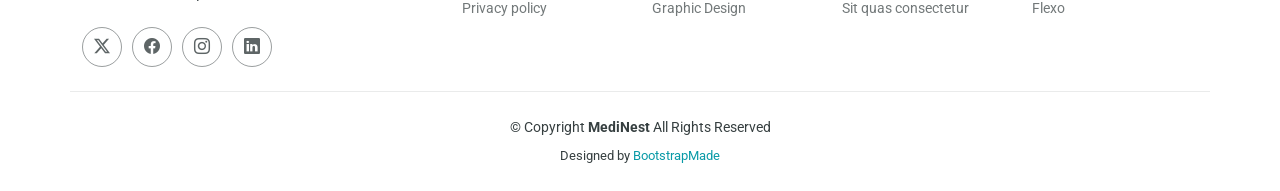
<file: doctors.html>
<!DOCTYPE html>
<html lang="en">

<head>
  <meta charset="utf-8">
  <meta content="width=device-width, initial-scale=1.0" name="viewport">
  <title>Doctors - MediNest Bootstrap Template</title>
  <meta name="description" content="">
  <meta name="keywords" content="">

  <!-- Favicons -->
  <link href="assets/img/favicon.png" rel="icon">
  <link href="assets/img/apple-touch-icon.png" rel="apple-touch-icon">

  <!-- Fonts -->
  <link href="https://fonts.googleapis.com" rel="preconnect">
  <link href="https://fonts.gstatic.com" rel="preconnect" crossorigin>
  <link href="https://fonts.googleapis.com/css2?family=Roboto:ital,wght@0,100;0,300;0,400;0,500;0,700;0,900;1,100;1,300;1,400;1,500;1,700;1,900&family=Poppins:ital,wght@0,100;0,200;0,300;0,400;0,500;0,600;0,700;0,800;0,900;1,100;1,200;1,300;1,400;1,500;1,600;1,700;1,800;1,900&family=Ubuntu:ital,wght@0,300;0,400;0,500;0,700;1,300;1,400;1,500;1,700&display=swap" rel="stylesheet">

  <!-- Vendor CSS Files -->
  <link href="assets/vendor/bootstrap/css/bootstrap.min.css" rel="stylesheet">
  <link href="assets/vendor/bootstrap-icons/bootstrap-icons.css" rel="stylesheet">
  <link href="assets/vendor/aos/aos.css" rel="stylesheet">
  <link href="assets/vendor/glightbox/css/glightbox.min.css" rel="stylesheet">
  <link href="assets/vendor/fontawesome-free/css/all.min.css" rel="stylesheet">
  <link href="assets/vendor/swiper/swiper-bundle.min.css" rel="stylesheet">

  <!-- Main CSS File -->
  <link href="assets/css/main.css" rel="stylesheet">

  <!-- =======================================================
  * Template Name: MediNest
  * Template URL: https://bootstrapmade.com/medinest-bootstrap-hospital-template/
  * Updated: Aug 11 2025 with Bootstrap v5.3.7
  * Author: BootstrapMade.com
  * License: https://bootstrapmade.com/license/
  ======================================================== -->
</head>

<body class="doctors-page">

  <header id="header" class="header d-flex align-items-center fixed-top">
    <div class="container position-relative d-flex align-items-center justify-content-between">

      <a href="index.html" class="logo d-flex align-items-center me-auto me-xl-0">
        <!-- Uncomment the line below if you also wish to use an image logo -->
        <!-- <img src="assets/img/logo.webp" alt=""> -->
        <h1 class="sitename">Medi<span>Nest</span></h1>
      </a>

      <nav id="navmenu" class="navmenu">
        <ul>
          <li><a href="index.html">Home</a></li>
          <li><a href="about.html">About</a></li>
          <li><a href="departments.html">Departments</a></li>
          <li><a href="services.html">Services</a></li>
          <li><a href="doctors.html" class="active">Doctors</a></li>
          <li class="dropdown"><a href="#"><span>More Pages</span> <i class="bi bi-chevron-down toggle-dropdown"></i></a>
            <ul>
              <li><a href="department-details.html">Department Details</a></li>
              <li><a href="service-details.html">Service Details</a></li>
              <li><a href="appointment.html">Appointment</a></li>
              <li><a href="testimonials.html">Testimonials</a></li>
              <li><a href="faq.html">Frequently Asked Questions</a></li>
              <li><a href="gallery.html">Gallery</a></li>
              <li><a href="terms.html">Terms</a></li>
              <li><a href="privacy.html">Privacy</a></li>
              <li><a href="404.html">404</a></li>
            </ul>
          </li>
          <li class="dropdown"><a href="#"><span>Dropdown</span> <i class="bi bi-chevron-down toggle-dropdown"></i></a>
            <ul>
              <li><a href="#">Dropdown 1</a></li>
              <li class="dropdown"><a href="#"><span>Deep Dropdown</span> <i class="bi bi-chevron-down toggle-dropdown"></i></a>
                <ul>
                  <li><a href="#">Deep Dropdown 1</a></li>
                  <li><a href="#">Deep Dropdown 2</a></li>
                  <li><a href="#">Deep Dropdown 3</a></li>
                  <li><a href="#">Deep Dropdown 4</a></li>
                  <li><a href="#">Deep Dropdown 5</a></li>
                </ul>
              </li>
              <li><a href="#">Dropdown 2</a></li>
              <li><a href="#">Dropdown 3</a></li>
              <li><a href="#">Dropdown 4</a></li>
            </ul>
          </li>
          <li><a href="contact.html">Contact</a></li>
        </ul>
        <i class="mobile-nav-toggle d-xl-none bi bi-list"></i>
      </nav>

      <a class="btn-getstarted" href="apointment.html">Apointment</a>

    </div>
  </header>

  <main class="main">

    <!-- Page Title -->
    <div class="page-title">
      <div class="heading">
        <div class="container">
          <div class="row d-flex justify-content-center text-center">
            <div class="col-lg-8">
              <h1 class="heading-title">Doctors</h1>
              <p class="mb-0">
                Odio et unde deleniti. Deserunt numquam exercitationem. Officiis quo
                odio sint voluptas consequatur ut a odio voluptatem. Sit dolorum
                debitis veritatis natus dolores. Quasi ratione sint. Sit quaerat
                ipsum dolorem.
              </p>
            </div>
          </div>
        </div>
      </div>
      <nav class="breadcrumbs">
        <div class="container">
          <ol>
            <li><a href="index.html">Home</a></li>
            <li class="current">Doctors</li>
          </ol>
        </div>
      </nav>
    </div><!-- End Page Title -->

    <!-- Doctors Section -->
    <section id="doctors" class="doctors section">

      <div class="container" data-aos="fade-up" data-aos-delay="100">

        <!-- Filterable Doctor Directory -->
        <div class="doctor-directory mb-5">
          <div class="directory-bar p-3 p-md-4 rounded-3">
            <div class="row g-3 align-items-center">
              <div class="col-lg-4">
                <label for="doctor-search" class="form-label mb-1">Search Doctors</label>
                <div class="position-relative">
                  <i class="bi bi-search search-icon"></i>
                  <input id="doctor-search" type="text" class="form-control search-input" placeholder="Type a name or keyword">
                </div>
              </div>
              <div class="col-lg-3">
                <label class="form-label mb-1">Department</label>
                <select class="form-select">
                  <option value="*">All Departments</option>
                  <option value=".filter-cardiology">Cardiology</option>
                  <option value=".filter-pediatrics">Pediatrics</option>
                  <option value=".filter-dermatology">Dermatology</option>
                  <option value=".filter-orthopedics">Orthopedics</option>
                </select>
              </div>
              <div class="col-lg-3">
                <label class="form-label mb-1">Location</label>
                <select class="form-select">
                  <option>All Locations</option>
                  <option>Downtown Clinic</option>
                  <option>Westside Center</option>
                  <option>Riverside Campus</option>
                </select>
              </div>
              <div class="col-lg-2 d-grid">
                <button class="btn btn-appointment">Apply Filters</button>
              </div>
            </div>
          </div>

          <div class="isotope-layout" data-default-filter="*" data-layout="masonry" data-sort="original-order">
            <ul class="directory-filters isotope-filters" data-aos="fade-up" data-aos-delay="200">
              <li data-filter="*" class="filter-active">All</li>
              <li data-filter=".filter-cardiology">Cardiology</li>
              <li data-filter=".filter-pediatrics">Pediatrics</li>
              <li data-filter=".filter-dermatology">Dermatology</li>
              <li data-filter=".filter-orthopedics">Orthopedics</li>
            </ul><!-- End Directory Filters -->

            <div class="row gy-4 isotope-container" data-aos="fade-up" data-aos-delay="300">

              <div class="col-lg-3 col-md-6 doctor-item isotope-item filter-cardiology">
                <article class="doctor-card h-100">
                  <figure class="doctor-media">
                    <img src="assets/img/health/staff-3.webp" class="img-fluid" alt="Dr. Amelia Brooks" loading="lazy">
                    <span class="tag">Senior Consultant</span>
                  </figure>
                  <div class="doctor-content">
                    <h3 class="doctor-name">Dr. Amelia Brooks</h3>
                    <p class="doctor-title">Cardiologist • MD, FACC</p>
                    <p class="doctor-desc">Nostrud tempor magna minim excepteur, id cillum laboris aute proident.</p>
                    <div class="doctor-meta">
                      <span class="badge dept">Cardiology</span>
                    </div>
                    <div class="doctor-actions">
                      <a href="#" class="btn btn-sm btn-appointment">Book Appointment</a>
                      <a href="#" class="btn btn-sm btn-soft">View Profile</a>
                    </div>
                  </div>
                </article>
              </div><!-- End Directory Item -->

              <div class="col-lg-3 col-md-6 doctor-item isotope-item filter-pediatrics">
                <article class="doctor-card h-100">
                  <figure class="doctor-media">
                    <img src="assets/img/health/staff-7.webp" class="img-fluid" alt="Dr. Noah Turner" loading="lazy">
                  </figure>
                  <div class="doctor-content">
                    <h3 class="doctor-name">Dr. Noah Turner</h3>
                    <p class="doctor-title">Pediatrician • DO</p>
                    <p class="doctor-desc">Quis irure pariatur sed eiusmod, elit laboris consequat cupidatat.</p>
                    <div class="doctor-meta">
                      <span class="badge dept">Pediatrics</span>
                    </div>
                    <div class="doctor-actions">
                      <a href="#" class="btn btn-sm btn-appointment">Book Appointment</a>
                      <a href="#" class="btn btn-sm btn-soft">View Profile</a>
                    </div>
                  </div>
                </article>
              </div><!-- End Directory Item -->

              <div class="col-lg-3 col-md-6 doctor-item isotope-item filter-dermatology">
                <article class="doctor-card h-100">
                  <figure class="doctor-media">
                    <img src="assets/img/health/staff-12.webp" class="img-fluid" alt="Dr. Sofia Bennett" loading="lazy">
                    <span class="tag alt">New</span>
                  </figure>
                  <div class="doctor-content">
                    <h3 class="doctor-name">Dr. Sofia Bennett</h3>
                    <p class="doctor-title">Dermatologist • MBBS, MD</p>
                    <p class="doctor-desc">Dolor commodo laboris lorem ad, amet consequat mollit deserunt.</p>
                    <div class="doctor-meta">
                      <span class="badge dept">Dermatology</span>
                    </div>
                    <div class="doctor-actions">
                      <a href="#" class="btn btn-sm btn-appointment">Book Appointment</a>
                      <a href="#" class="btn btn-sm btn-soft">View Profile</a>
                    </div>
                  </div>
                </article>
              </div><!-- End Directory Item -->

              <div class="col-lg-3 col-md-6 doctor-item isotope-item filter-orthopedics">
                <article class="doctor-card h-100">
                  <figure class="doctor-media">
                    <img src="assets/img/health/staff-5.webp" class="img-fluid" alt="Dr. Ethan Cole" loading="lazy">
                  </figure>
                  <div class="doctor-content">
                    <h3 class="doctor-name">Dr. Ethan Cole</h3>
                    <p class="doctor-title">Orthopedic Surgeon • MS, FRCS</p>
                    <p class="doctor-desc">Velit laborum minim laboris, eiusmod elit irure in exercitation.</p>
                    <div class="doctor-meta">
                      <span class="badge dept">Orthopedics</span>
                    </div>
                    <div class="doctor-actions">
                      <a href="#" class="btn btn-sm btn-appointment">Book Appointment</a>
                      <a href="#" class="btn btn-sm btn-soft">View Profile</a>
                    </div>
                  </div>
                </article>
              </div><!-- End Directory Item -->

              <div class="col-lg-3 col-md-6 doctor-item isotope-item filter-cardiology">
                <article class="doctor-card h-100">
                  <figure class="doctor-media">
                    <img src="assets/img/health/staff-10.webp" class="img-fluid" alt="Dr. Maya Patel" loading="lazy">
                  </figure>
                  <div class="doctor-content">
                    <h3 class="doctor-name">Dr. Maya Patel</h3>
                    <p class="doctor-title">Interventional Cardiologist • MD</p>
                    <p class="doctor-desc">Cupidatat fugiat sint enim laboris, sed do ut aliquip dolor.</p>
                    <div class="doctor-meta">
                      <span class="badge dept">Cardiology</span>
                    </div>
                    <div class="doctor-actions">
                      <a href="#" class="btn btn-sm btn-appointment">Book Appointment</a>
                      <a href="#" class="btn btn-sm btn-soft">View Profile</a>
                    </div>
                  </div>
                </article>
              </div><!-- End Directory Item -->

              <div class="col-lg-3 col-md-6 doctor-item isotope-item filter-pediatrics">
                <article class="doctor-card h-100">
                  <figure class="doctor-media">
                    <img src="assets/img/health/staff-2.webp" class="img-fluid" alt="Dr. Oliver Hayes" loading="lazy">
                  </figure>
                  <div class="doctor-content">
                    <h3 class="doctor-name">Dr. Oliver Hayes</h3>
                    <p class="doctor-title">Pediatric Specialist • MD</p>
                    <p class="doctor-desc">Exercitation id ea nisi fugiat, ullamco veniam cillum nostrud.</p>
                    <div class="doctor-meta">
                      <span class="badge dept">Pediatrics</span>
                    </div>
                    <div class="doctor-actions">
                      <a href="#" class="btn btn-sm btn-appointment">Book Appointment</a>
                      <a href="#" class="btn btn-sm btn-soft">View Profile</a>
                    </div>
                  </div>
                </article>
              </div><!-- End Directory Item -->

              <div class="col-lg-3 col-md-6 doctor-item isotope-item filter-dermatology">
                <article class="doctor-card h-100">
                  <figure class="doctor-media">
                    <img src="assets/img/health/staff-9.webp" class="img-fluid" alt="Dr. Harper Lane" loading="lazy">
                  </figure>
                  <div class="doctor-content">
                    <h3 class="doctor-name">Dr. Harper Lane</h3>
                    <p class="doctor-title">Cosmetic Dermatologist • MD</p>
                    <p class="doctor-desc">Aliquip laboris anim minim, irure commodo qui occaecat velit.</p>
                    <div class="doctor-meta">
                      <span class="badge dept">Dermatology</span>
                    </div>
                    <div class="doctor-actions">
                      <a href="#" class="btn btn-sm btn-appointment">Book Appointment</a>
                      <a href="#" class="btn btn-sm btn-soft">View Profile</a>
                    </div>
                  </div>
                </article>
              </div><!-- End Directory Item -->

              <div class="col-lg-3 col-md-6 doctor-item isotope-item filter-orthopedics">
                <article class="doctor-card h-100">
                  <figure class="doctor-media">
                    <img src="assets/img/health/staff-6.webp" class="img-fluid" alt="Dr. Liam Carter" loading="lazy">
                  </figure>
                  <div class="doctor-content">
                    <h3 class="doctor-name">Dr. Liam Carter</h3>
                    <p class="doctor-title">Sports Medicine • MD</p>
                    <p class="doctor-desc">Deserunt pariatur eiusmod duis, officia aute laboris consectetur.</p>
                    <div class="doctor-meta">
                      <span class="badge dept">Orthopedics</span>
                    </div>
                    <div class="doctor-actions">
                      <a href="#" class="btn btn-sm btn-appointment">Book Appointment</a>
                      <a href="#" class="btn btn-sm btn-soft">View Profile</a>
                    </div>
                  </div>
                </article>
              </div><!-- End Directory Item -->

            </div><!-- End Directory Items Container -->
          </div>
        </div><!-- End Filterable Doctor Directory -->

        <!-- Single Doctor Profile -->
        <div class="single-profile mt-5">
          <div class="row align-items-center g-4">
            <div class="col-lg-5" data-aos="fade-right" data-aos-delay="150">
              <div class="profile-media">
                <img src="assets/img/health/staff-12.webp" class="img-fluid" alt="Dr. Natalia Rivera">
                <div class="availability">
                  <i class="bi bi-circle-fill me-1"></i> Available this week
                </div>
              </div>
            </div>
            <div class="col-lg-7" data-aos="fade-left" data-aos-delay="200">
              <div class="profile-content">
                <div class="d-flex flex-wrap align-items-center gap-2 mb-2">
                  <span class="badge role">Chief Surgeon</span>
                  <span class="badge years">12+ Years Experience</span>
                  <span class="badge cert">Board Certified</span>
                </div>
                <h3 class="name mb-1">Dr. Natalia Rivera</h3>
                <p class="title mb-3">General Surgery • MD, FACS</p>
                <p class="bio mb-3">Commodo incididunt aliqua minim, eiusmod in laboris nulla. Amet do occaecat quis, excepteur in magna id dolore incididunt. Tempor in aute ullamco, irure officia aliqua nostrud.</p>
                <ul class="list-unstyled highlights mb-4">
                  <li><i class="bi bi-mortarboard"></i> Residency: St. Mary’s Medical Center</li>
                  <li><i class="bi bi-hospital"></i> Fellowship: Advanced Laparoscopy</li>
                  <li><i class="bi bi-award"></i> Publications: 14 peer-reviewed articles</li>
                </ul>
                <div class="d-flex flex-wrap gap-2">
                  <a href="#" class="btn btn-appointment"><i class="bi bi-calendar2-check me-1"></i> Book Appointment</a>
                  <a href="#" class="btn btn-soft"><i class="bi bi-file-earmark-text me-1"></i> View CV</a>
                </div>
              </div>
            </div>
          </div>
        </div><!-- End Single Doctor Profile -->

        <!-- Minimal Card / Compact View -->
        <div class="compact-view mt-5">
          <div class="row g-3">
            <div class="col-6 col-md-4 col-lg-2" data-aos="fade-up" data-aos-delay="100">
              <div class="minimal-card text-center">
                <img src="assets/img/health/staff-2.webp" alt="Dr. Oliver Hayes" class="avatar img-fluid" loading="lazy">
                <div class="info">
                  <h4 class="mb-0">Dr. Oliver Hayes</h4>
                  <small> Pediatrics </small>
                </div>
              </div>
            </div><!-- End Minimal Item -->
            <div class="col-6 col-md-4 col-lg-2" data-aos="fade-up" data-aos-delay="150">
              <div class="minimal-card text-center">
                <img src="assets/img/health/staff-7.webp" alt="Dr. Noah Turner" class="avatar img-fluid" loading="lazy">
                <div class="info">
                  <h4 class="mb-0">Dr. Noah Turner</h4>
                  <small> Pediatrics </small>
                </div>
              </div>
            </div><!-- End Minimal Item -->
            <div class="col-6 col-md-4 col-lg-2" data-aos="fade-up" data-aos-delay="200">
              <div class="minimal-card text-center">
                <img src="assets/img/health/staff-6.webp" alt="Dr. Liam Carter" class="avatar img-fluid" loading="lazy">
                <div class="info">
                  <h4 class="mb-0">Dr. Liam Carter</h4>
                  <small> Orthopedics </small>
                </div>
              </div>
            </div><!-- End Minimal Item -->
            <div class="col-6 col-md-4 col-lg-2" data-aos="fade-up" data-aos-delay="250">
              <div class="minimal-card text-center">
                <img src="assets/img/health/staff-3.webp" alt="Dr. Amelia Brooks" class="avatar img-fluid" loading="lazy">
                <div class="info">
                  <h4 class="mb-0">Dr. Amelia Brooks</h4>
                  <small> Cardiology </small>
                </div>
              </div>
            </div><!-- End Minimal Item -->
            <div class="col-6 col-md-4 col-lg-2" data-aos="fade-up" data-aos-delay="300">
              <div class="minimal-card text-center">
                <img src="assets/img/health/staff-9.webp" alt="Dr. Harper Lane" class="avatar img-fluid" loading="lazy">
                <div class="info">
                  <h4 class="mb-0">Dr. Harper Lane</h4>
                  <small> Dermatology </small>
                </div>
              </div>
            </div><!-- End Minimal Item -->
            <div class="col-6 col-md-4 col-lg-2" data-aos="fade-up" data-aos-delay="350">
              <div class="minimal-card text-center">
                <img src="assets/img/health/staff-11.webp" alt="Dr. Lucas Grant" class="avatar img-fluid" loading="lazy">
                <div class="info">
                  <h4 class="mb-0">Dr. Lucas Grant</h4>
                  <small> Pulmonology </small>
                </div>
              </div>
            </div><!-- End Minimal Item -->
          </div>
        </div><!-- End Minimal / Compact -->

        <!-- Doctor Profile with Tabs -->
        <div class="profile-tabs mt-5">
          <div class="row g-4">
            <div class="col-lg-4" data-aos="fade-right" data-aos-delay="150">
              <div class="tab-profile-card">
                <img src="assets/img/health/staff-4.webp" class="img-fluid rounded-3" alt="Dr. Henry James" loading="lazy">
                <div class="pt-3">
                  <h3 class="mb-1">Dr. Henry James</h3>
                  <p class="mb-2">Oncology • MBBS, MD</p>
                  <div class="d-flex gap-2">
                    <span class="badge cert">Board Certified</span>
                    <span class="badge years">8 Years</span>
                  </div>
                </div>
              </div>
            </div>
            <div class="col-lg-8" data-aos="fade-left" data-aos-delay="200">
              <ul class="nav nav-pills mb-3" role="tablist">
                <li class="nav-item" role="presentation">
                  <button class="nav-link active" data-bs-toggle="pill" data-bs-target="#health-doctors-3-tab-1" type="button" role="tab" aria-controls="health-doctors-3-tab-1" aria-selected="true">Bio</button>
                </li>
                <li class="nav-item" role="presentation">
                  <button class="nav-link" data-bs-toggle="pill" data-bs-target="#health-doctors-3-tab-2" type="button" role="tab" aria-controls="health-doctors-3-tab-2" aria-selected="false">Schedule</button>
                </li>
                <li class="nav-item" role="presentation">
                  <button class="nav-link" data-bs-toggle="pill" data-bs-target="#health-doctors-3-tab-3" type="button" role="tab" aria-controls="health-doctors-3-tab-3" aria-selected="false">Reviews</button>
                </li>
              </ul>
              <div class="tab-content">
                <div class="tab-pane fade show active" id="health-doctors-3-tab-1" role="tabpanel">
                  <p>Fugiat proident aliqua laboris, excepteur sunt ad pariatur occaecat. Veniam minim eu laboris, magna irure velit anim excepteur exercitation.</p>
                  <ul class="list-unstyled mb-0">
                    <li><i class="bi bi-check2-circle me-1"></i> Special interest in immunotherapy</li>
                    <li><i class="bi bi-check2-circle me-1"></i> Member of ASCO</li>
                    <li><i class="bi bi-check2-circle me-1"></i> Community outreach programs</li>
                  </ul>
                </div>
                <div class="tab-pane fade" id="health-doctors-3-tab-2" role="tabpanel">
                  <div class="schedule-grid">
                    <div class="row g-2">
                      <div class="col-6">
                        <div class="slot">
                          <strong>Mon</strong>
                          <span>9:00 AM - 1:00 PM</span>
                        </div>
                      </div>
                      <div class="col-6">
                        <div class="slot">
                          <strong>Tue</strong>
                          <span>12:00 PM - 6:00 PM</span>
                        </div>
                      </div>
                      <div class="col-6">
                        <div class="slot">
                          <strong>Wed</strong>
                          <span>9:00 AM - 3:00 PM</span>
                        </div>
                      </div>
                      <div class="col-6">
                        <div class="slot">
                          <strong>Thu</strong>
                          <span>10:00 AM - 4:00 PM</span>
                        </div>
                      </div>
                      <div class="col-6">
                        <div class="slot">
                          <strong>Fri</strong>
                          <span>Closed</span>
                        </div>
                      </div>
                    </div>
                  </div>
                  <div class="mt-3">
                    <a href="#" class="btn btn-appointment"><i class="bi bi-calendar-event me-1"></i> Reserve a Slot</a>
                  </div>
                </div>
                <div class="tab-pane fade" id="health-doctors-3-tab-3" role="tabpanel">
                  <div class="review">
                    <div class="d-flex align-items-center mb-2">
                      <div class="stars text-warning me-2">
                        <i class="bi bi-star-fill"></i>
                        <i class="bi bi-star-fill"></i>
                        <i class="bi bi-star-fill"></i>
                        <i class="bi bi-star-fill"></i>
                        <i class="bi bi-star-half"></i>
                      </div>
                      <small>4.5/5 • 32 reviews</small>
                    </div>
                    <p class="mb-0">Id magna consequat minim in, lorem dolore fugiat. Officia irure ex anim, velit nulla cupidatat laboris enim.</p>
                  </div>
                </div>
              </div>
            </div>
          </div>
        </div><!-- End Doctor Profile with Tabs -->

      </div>

    </section><!-- /Doctors Section -->

  </main>

  <footer id="footer" class="footer position-relative">

    <div class="container footer-top">
      <div class="row gy-4">
        <div class="col-lg-4 col-md-6 footer-about">
          <a href="index.html" class="logo d-flex align-items-center">
            <span class="sitename">MediNest</span>
          </a>
          <div class="footer-contact pt-3">
            <p>A108 Adam Street</p>
            <p>New York, NY 535022</p>
            <p class="mt-3"><strong>Phone:</strong> <span>+1 5589 55488 55</span></p>
            <p><strong>Email:</strong> <span>info@example.com</span></p>
          </div>
          <div class="social-links d-flex mt-4">
            <a href=""><i class="bi bi-twitter-x"></i></a>
            <a href=""><i class="bi bi-facebook"></i></a>
            <a href=""><i class="bi bi-instagram"></i></a>
            <a href=""><i class="bi bi-linkedin"></i></a>
          </div>
        </div>

        <div class="col-lg-2 col-md-3 footer-links">
          <h4>Useful Links</h4>
          <ul>
            <li><a href="#">Home</a></li>
            <li><a href="#">About us</a></li>
            <li><a href="#">Services</a></li>
            <li><a href="#">Terms of service</a></li>
            <li><a href="#">Privacy policy</a></li>
          </ul>
        </div>

        <div class="col-lg-2 col-md-3 footer-links">
          <h4>Our Services</h4>
          <ul>
            <li><a href="#">Web Design</a></li>
            <li><a href="#">Web Development</a></li>
            <li><a href="#">Product Management</a></li>
            <li><a href="#">Marketing</a></li>
            <li><a href="#">Graphic Design</a></li>
          </ul>
        </div>

        <div class="col-lg-2 col-md-3 footer-links">
          <h4>Hic solutasetp</h4>
          <ul>
            <li><a href="#">Molestiae accusamus iure</a></li>
            <li><a href="#">Excepturi dignissimos</a></li>
            <li><a href="#">Suscipit distinctio</a></li>
            <li><a href="#">Dilecta</a></li>
            <li><a href="#">Sit quas consectetur</a></li>
          </ul>
        </div>

        <div class="col-lg-2 col-md-3 footer-links">
          <h4>Nobis illum</h4>
          <ul>
            <li><a href="#">Ipsam</a></li>
            <li><a href="#">Laudantium dolorum</a></li>
            <li><a href="#">Dinera</a></li>
            <li><a href="#">Trodelas</a></li>
            <li><a href="#">Flexo</a></li>
          </ul>
        </div>

      </div>
    </div>

    <div class="container copyright text-center mt-4">
      <p>© <span>Copyright</span> <strong>MediNest</strong>&nbsp;<span>All Rights Reserved</span></p>
      <div class="credits">
        <!-- All the links in the footer should remain intact. -->
        <!-- You can delete the links only if you've purchased the pro version. -->
        <!-- Licensing information: https://bootstrapmade.com/license/ -->
        <!-- Purchase the pro version with working PHP/AJAX contact form: [buy-url] -->
        Designed by <a href="https://bootstrapmade.com/">BootstrapMade</a>
      </div>
    </div>

  </footer>

  <!-- Scroll Top -->
  <a href="#" id="scroll-top" class="scroll-top d-flex align-items-center justify-content-center"><i class="bi bi-arrow-up-short"></i></a>

  <!-- Preloader -->
  <div id="preloader"></div>

  <!-- Vendor JS Files -->
  <script src="assets/vendor/bootstrap/js/bootstrap.bundle.min.js"></script>
  <script src="assets/vendor/php-email-form/validate.js"></script>
  <script src="assets/vendor/aos/aos.js"></script>
  <script src="assets/vendor/glightbox/js/glightbox.min.js"></script>
  <script src="assets/vendor/purecounter/purecounter_vanilla.js"></script>
  <script src="assets/vendor/imagesloaded/imagesloaded.pkgd.min.js"></script>
  <script src="assets/vendor/isotope-layout/isotope.pkgd.min.js"></script>
  <script src="assets/vendor/swiper/swiper-bundle.min.js"></script>

  <!-- Main JS File -->
  <script src="assets/js/main.js"></script>

</body>

</html>
</file>
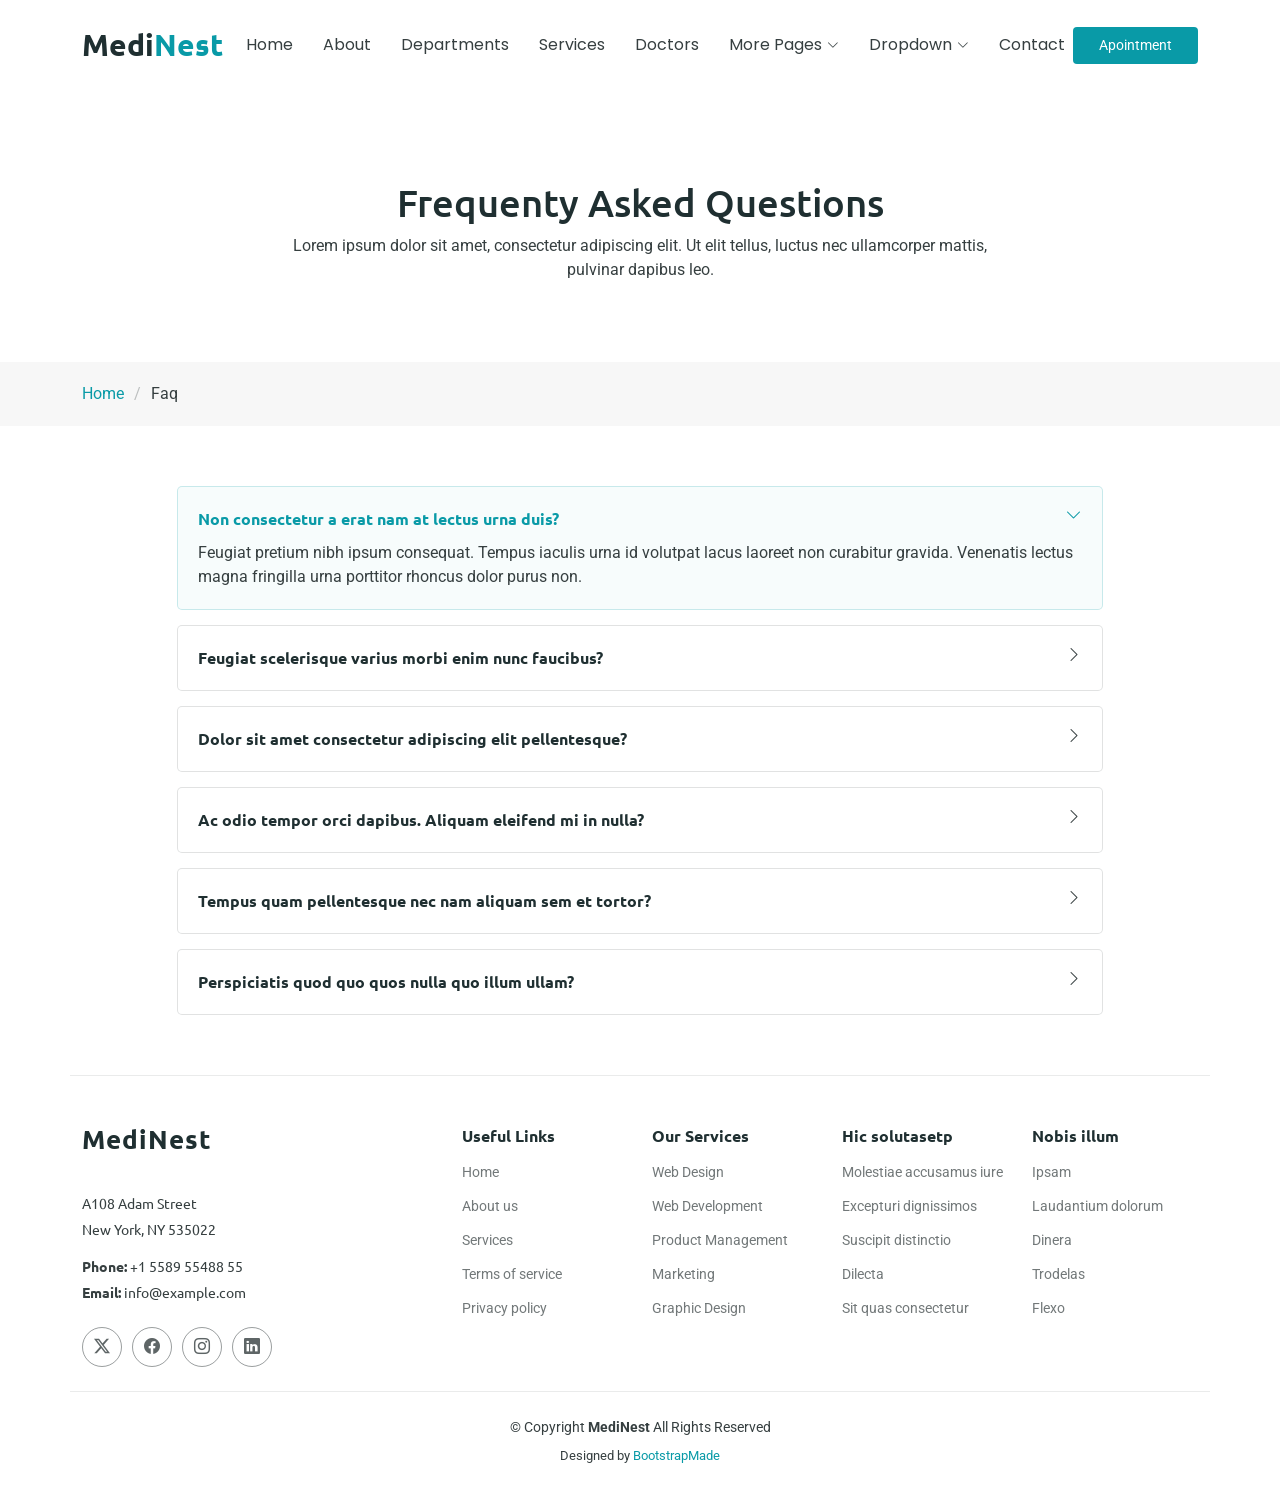
<file: faq.html>
<!DOCTYPE html>
<html lang="en">

<head>
  <meta charset="utf-8">
  <meta content="width=device-width, initial-scale=1.0" name="viewport">
  <title>Faq - MediNest Bootstrap Template</title>
  <meta name="description" content="">
  <meta name="keywords" content="">

  <!-- Favicons -->
  <link href="assets/img/favicon.png" rel="icon">
  <link href="assets/img/apple-touch-icon.png" rel="apple-touch-icon">

  <!-- Fonts -->
  <link href="https://fonts.googleapis.com" rel="preconnect">
  <link href="https://fonts.gstatic.com" rel="preconnect" crossorigin>
  <link href="https://fonts.googleapis.com/css2?family=Roboto:ital,wght@0,100;0,300;0,400;0,500;0,700;0,900;1,100;1,300;1,400;1,500;1,700;1,900&family=Poppins:ital,wght@0,100;0,200;0,300;0,400;0,500;0,600;0,700;0,800;0,900;1,100;1,200;1,300;1,400;1,500;1,600;1,700;1,800;1,900&family=Ubuntu:ital,wght@0,300;0,400;0,500;0,700;1,300;1,400;1,500;1,700&display=swap" rel="stylesheet">

  <!-- Vendor CSS Files -->
  <link href="assets/vendor/bootstrap/css/bootstrap.min.css" rel="stylesheet">
  <link href="assets/vendor/bootstrap-icons/bootstrap-icons.css" rel="stylesheet">
  <link href="assets/vendor/aos/aos.css" rel="stylesheet">
  <link href="assets/vendor/glightbox/css/glightbox.min.css" rel="stylesheet">
  <link href="assets/vendor/fontawesome-free/css/all.min.css" rel="stylesheet">
  <link href="assets/vendor/swiper/swiper-bundle.min.css" rel="stylesheet">

  <!-- Main CSS File -->
  <link href="assets/css/main.css" rel="stylesheet">

  <!-- =======================================================
  * Template Name: MediNest
  * Template URL: https://bootstrapmade.com/medinest-bootstrap-hospital-template/
  * Updated: Aug 11 2025 with Bootstrap v5.3.7
  * Author: BootstrapMade.com
  * License: https://bootstrapmade.com/license/
  ======================================================== -->
</head>

<body class="faq-page">

  <header id="header" class="header d-flex align-items-center fixed-top">
    <div class="container position-relative d-flex align-items-center justify-content-between">

      <a href="index.html" class="logo d-flex align-items-center me-auto me-xl-0">
        <!-- Uncomment the line below if you also wish to use an image logo -->
        <!-- <img src="assets/img/logo.webp" alt=""> -->
        <h1 class="sitename">Medi<span>Nest</span></h1>
      </a>

      <nav id="navmenu" class="navmenu">
        <ul>
          <li><a href="index.html">Home</a></li>
          <li><a href="about.html">About</a></li>
          <li><a href="departments.html">Departments</a></li>
          <li><a href="services.html">Services</a></li>
          <li><a href="doctors.html">Doctors</a></li>
          <li class="dropdown"><a href="#"><span>More Pages</span> <i class="bi bi-chevron-down toggle-dropdown"></i></a>
            <ul>
              <li><a href="department-details.html">Department Details</a></li>
              <li><a href="service-details.html">Service Details</a></li>
              <li><a href="appointment.html">Appointment</a></li>
              <li><a href="testimonials.html">Testimonials</a></li>
              <li><a href="faq.html" class="active">Frequently Asked Questions</a></li>
              <li><a href="gallery.html">Gallery</a></li>
              <li><a href="terms.html">Terms</a></li>
              <li><a href="privacy.html">Privacy</a></li>
              <li><a href="404.html">404</a></li>
            </ul>
          </li>
          <li class="dropdown"><a href="#"><span>Dropdown</span> <i class="bi bi-chevron-down toggle-dropdown"></i></a>
            <ul>
              <li><a href="#">Dropdown 1</a></li>
              <li class="dropdown"><a href="#"><span>Deep Dropdown</span> <i class="bi bi-chevron-down toggle-dropdown"></i></a>
                <ul>
                  <li><a href="#">Deep Dropdown 1</a></li>
                  <li><a href="#">Deep Dropdown 2</a></li>
                  <li><a href="#">Deep Dropdown 3</a></li>
                  <li><a href="#">Deep Dropdown 4</a></li>
                  <li><a href="#">Deep Dropdown 5</a></li>
                </ul>
              </li>
              <li><a href="#">Dropdown 2</a></li>
              <li><a href="#">Dropdown 3</a></li>
              <li><a href="#">Dropdown 4</a></li>
            </ul>
          </li>
          <li><a href="contact.html">Contact</a></li>
        </ul>
        <i class="mobile-nav-toggle d-xl-none bi bi-list"></i>
      </nav>

      <a class="btn-getstarted" href="apointment.html">Apointment</a>

    </div>
  </header>

  <main class="main">

    <!-- Page Title -->
    <div class="page-title">
      <div class="heading">
        <div class="container">
          <div class="row d-flex justify-content-center text-center">
            <div class="col-lg-8">
              <h1 class="heading-title">Frequenty Asked Questions</h1>
              <p class="mb-0">Lorem ipsum dolor sit amet, consectetur adipiscing elit. Ut elit tellus, luctus nec ullamcorper mattis, pulvinar dapibus leo.</p>
            </div>
          </div>
        </div>
      </div>
      <nav class="breadcrumbs">
        <div class="container">
          <ol>
            <li><a href="index.html">Home</a></li>
            <li class="current">Faq</li>
          </ol>
        </div>
      </nav>
    </div><!-- End Page Title -->

    <!-- Faq Section -->
    <section id="faq" class="faq section">

      <div class="container">

        <div class="row justify-content-center">

          <div class="col-lg-10" data-aos="fade-up" data-aos-delay="100">

            <div class="faq-container">

              <div class="faq-item faq-active">
                <h3>Non consectetur a erat nam at lectus urna duis?</h3>
                <div class="faq-content">
                  <p>Feugiat pretium nibh ipsum consequat. Tempus iaculis urna id volutpat lacus laoreet non curabitur gravida. Venenatis lectus magna fringilla urna porttitor rhoncus dolor purus non.</p>
                </div>
                <i class="faq-toggle bi bi-chevron-right"></i>
              </div><!-- End Faq item-->

              <div class="faq-item">
                <h3>Feugiat scelerisque varius morbi enim nunc faucibus?</h3>
                <div class="faq-content">
                  <p>Dolor sit amet consectetur adipiscing elit pellentesque habitant morbi. Id interdum velit laoreet id donec ultrices. Fringilla phasellus faucibus scelerisque eleifend donec pretium. Est pellentesque elit ullamcorper dignissim. Mauris ultrices eros in cursus turpis massa tincidunt dui.</p>
                </div>
                <i class="faq-toggle bi bi-chevron-right"></i>
              </div><!-- End Faq item-->

              <div class="faq-item">
                <h3>Dolor sit amet consectetur adipiscing elit pellentesque?</h3>
                <div class="faq-content">
                  <p>Eleifend mi in nulla posuere sollicitudin aliquam ultrices sagittis orci. Faucibus pulvinar elementum integer enim. Sem nulla pharetra diam sit amet nisl suscipit. Rutrum tellus pellentesque eu tincidunt. Lectus urna duis convallis convallis tellus. Urna molestie at elementum eu facilisis sed odio morbi quis</p>
                </div>
                <i class="faq-toggle bi bi-chevron-right"></i>
              </div><!-- End Faq item-->

              <div class="faq-item">
                <h3>Ac odio tempor orci dapibus. Aliquam eleifend mi in nulla?</h3>
                <div class="faq-content">
                  <p>Dolor sit amet consectetur adipiscing elit pellentesque habitant morbi. Id interdum velit laoreet id donec ultrices. Fringilla phasellus faucibus scelerisque eleifend donec pretium. Est pellentesque elit ullamcorper dignissim. Mauris ultrices eros in cursus turpis massa tincidunt dui.</p>
                </div>
                <i class="faq-toggle bi bi-chevron-right"></i>
              </div><!-- End Faq item-->

              <div class="faq-item">
                <h3>Tempus quam pellentesque nec nam aliquam sem et tortor?</h3>
                <div class="faq-content">
                  <p>Molestie a iaculis at erat pellentesque adipiscing commodo. Dignissim suspendisse in est ante in. Nunc vel risus commodo viverra maecenas accumsan. Sit amet nisl suscipit adipiscing bibendum est. Purus gravida quis blandit turpis cursus in</p>
                </div>
                <i class="faq-toggle bi bi-chevron-right"></i>
              </div><!-- End Faq item-->

              <div class="faq-item">
                <h3>Perspiciatis quod quo quos nulla quo illum ullam?</h3>
                <div class="faq-content">
                  <p>Enim ea facilis quaerat voluptas quidem et dolorem. Quis et consequatur non sed in suscipit sequi. Distinctio ipsam dolore et.</p>
                </div>
                <i class="faq-toggle bi bi-chevron-right"></i>
              </div><!-- End Faq item-->

            </div>

          </div><!-- End Faq Column-->

        </div>

      </div>

    </section><!-- /Faq Section -->

  </main>

  <footer id="footer" class="footer position-relative">

    <div class="container footer-top">
      <div class="row gy-4">
        <div class="col-lg-4 col-md-6 footer-about">
          <a href="index.html" class="logo d-flex align-items-center">
            <span class="sitename">MediNest</span>
          </a>
          <div class="footer-contact pt-3">
            <p>A108 Adam Street</p>
            <p>New York, NY 535022</p>
            <p class="mt-3"><strong>Phone:</strong> <span>+1 5589 55488 55</span></p>
            <p><strong>Email:</strong> <span>info@example.com</span></p>
          </div>
          <div class="social-links d-flex mt-4">
            <a href=""><i class="bi bi-twitter-x"></i></a>
            <a href=""><i class="bi bi-facebook"></i></a>
            <a href=""><i class="bi bi-instagram"></i></a>
            <a href=""><i class="bi bi-linkedin"></i></a>
          </div>
        </div>

        <div class="col-lg-2 col-md-3 footer-links">
          <h4>Useful Links</h4>
          <ul>
            <li><a href="#">Home</a></li>
            <li><a href="#">About us</a></li>
            <li><a href="#">Services</a></li>
            <li><a href="#">Terms of service</a></li>
            <li><a href="#">Privacy policy</a></li>
          </ul>
        </div>

        <div class="col-lg-2 col-md-3 footer-links">
          <h4>Our Services</h4>
          <ul>
            <li><a href="#">Web Design</a></li>
            <li><a href="#">Web Development</a></li>
            <li><a href="#">Product Management</a></li>
            <li><a href="#">Marketing</a></li>
            <li><a href="#">Graphic Design</a></li>
          </ul>
        </div>

        <div class="col-lg-2 col-md-3 footer-links">
          <h4>Hic solutasetp</h4>
          <ul>
            <li><a href="#">Molestiae accusamus iure</a></li>
            <li><a href="#">Excepturi dignissimos</a></li>
            <li><a href="#">Suscipit distinctio</a></li>
            <li><a href="#">Dilecta</a></li>
            <li><a href="#">Sit quas consectetur</a></li>
          </ul>
        </div>

        <div class="col-lg-2 col-md-3 footer-links">
          <h4>Nobis illum</h4>
          <ul>
            <li><a href="#">Ipsam</a></li>
            <li><a href="#">Laudantium dolorum</a></li>
            <li><a href="#">Dinera</a></li>
            <li><a href="#">Trodelas</a></li>
            <li><a href="#">Flexo</a></li>
          </ul>
        </div>

      </div>
    </div>

    <div class="container copyright text-center mt-4">
      <p>© <span>Copyright</span> <strong>MediNest</strong>&nbsp;<span>All Rights Reserved</span></p>
      <div class="credits">
        <!-- All the links in the footer should remain intact. -->
        <!-- You can delete the links only if you've purchased the pro version. -->
        <!-- Licensing information: https://bootstrapmade.com/license/ -->
        <!-- Purchase the pro version with working PHP/AJAX contact form: [buy-url] -->
        Designed by <a href="https://bootstrapmade.com/">BootstrapMade</a>
      </div>
    </div>

  </footer>

  <!-- Scroll Top -->
  <a href="#" id="scroll-top" class="scroll-top d-flex align-items-center justify-content-center"><i class="bi bi-arrow-up-short"></i></a>

  <!-- Preloader -->
  <div id="preloader"></div>

  <!-- Vendor JS Files -->
  <script src="assets/vendor/bootstrap/js/bootstrap.bundle.min.js"></script>
  <script src="assets/vendor/php-email-form/validate.js"></script>
  <script src="assets/vendor/aos/aos.js"></script>
  <script src="assets/vendor/glightbox/js/glightbox.min.js"></script>
  <script src="assets/vendor/purecounter/purecounter_vanilla.js"></script>
  <script src="assets/vendor/imagesloaded/imagesloaded.pkgd.min.js"></script>
  <script src="assets/vendor/isotope-layout/isotope.pkgd.min.js"></script>
  <script src="assets/vendor/swiper/swiper-bundle.min.js"></script>

  <!-- Main JS File -->
  <script src="assets/js/main.js"></script>

</body>

</html>
</file>
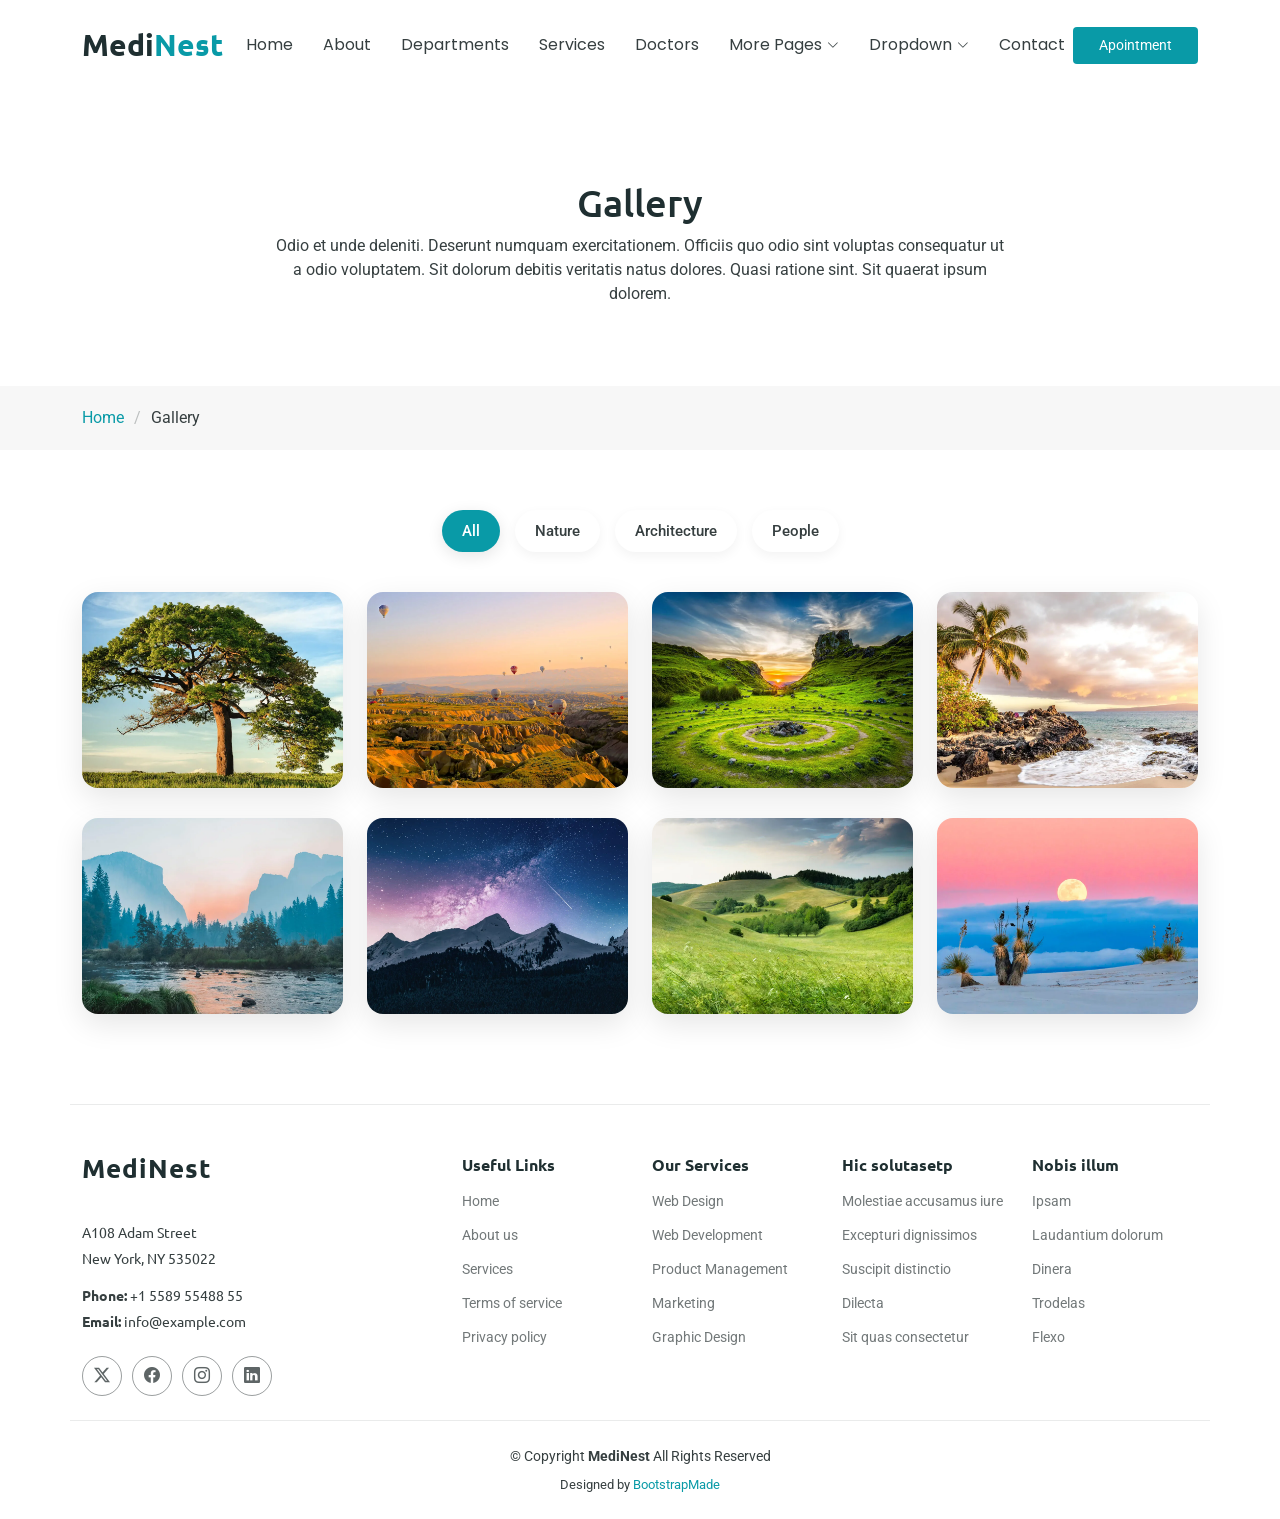
<file: gallery.html>
<!DOCTYPE html>
<html lang="en">

<head>
  <meta charset="utf-8">
  <meta content="width=device-width, initial-scale=1.0" name="viewport">
  <title>Gallery - MediNest Bootstrap Template</title>
  <meta name="description" content="">
  <meta name="keywords" content="">

  <!-- Favicons -->
  <link href="assets/img/favicon.png" rel="icon">
  <link href="assets/img/apple-touch-icon.png" rel="apple-touch-icon">

  <!-- Fonts -->
  <link href="https://fonts.googleapis.com" rel="preconnect">
  <link href="https://fonts.gstatic.com" rel="preconnect" crossorigin>
  <link href="https://fonts.googleapis.com/css2?family=Roboto:ital,wght@0,100;0,300;0,400;0,500;0,700;0,900;1,100;1,300;1,400;1,500;1,700;1,900&family=Poppins:ital,wght@0,100;0,200;0,300;0,400;0,500;0,600;0,700;0,800;0,900;1,100;1,200;1,300;1,400;1,500;1,600;1,700;1,800;1,900&family=Ubuntu:ital,wght@0,300;0,400;0,500;0,700;1,300;1,400;1,500;1,700&display=swap" rel="stylesheet">

  <!-- Vendor CSS Files -->
  <link href="assets/vendor/bootstrap/css/bootstrap.min.css" rel="stylesheet">
  <link href="assets/vendor/bootstrap-icons/bootstrap-icons.css" rel="stylesheet">
  <link href="assets/vendor/aos/aos.css" rel="stylesheet">
  <link href="assets/vendor/glightbox/css/glightbox.min.css" rel="stylesheet">
  <link href="assets/vendor/fontawesome-free/css/all.min.css" rel="stylesheet">
  <link href="assets/vendor/swiper/swiper-bundle.min.css" rel="stylesheet">

  <!-- Main CSS File -->
  <link href="assets/css/main.css" rel="stylesheet">

  <!-- =======================================================
  * Template Name: MediNest
  * Template URL: https://bootstrapmade.com/medinest-bootstrap-hospital-template/
  * Updated: Aug 11 2025 with Bootstrap v5.3.7
  * Author: BootstrapMade.com
  * License: https://bootstrapmade.com/license/
  ======================================================== -->
</head>

<body class="gallery-page">

  <header id="header" class="header d-flex align-items-center fixed-top">
    <div class="container position-relative d-flex align-items-center justify-content-between">

      <a href="index.html" class="logo d-flex align-items-center me-auto me-xl-0">
        <!-- Uncomment the line below if you also wish to use an image logo -->
        <!-- <img src="assets/img/logo.webp" alt=""> -->
        <h1 class="sitename">Medi<span>Nest</span></h1>
      </a>

      <nav id="navmenu" class="navmenu">
        <ul>
          <li><a href="index.html">Home</a></li>
          <li><a href="about.html">About</a></li>
          <li><a href="departments.html">Departments</a></li>
          <li><a href="services.html">Services</a></li>
          <li><a href="doctors.html">Doctors</a></li>
          <li class="dropdown"><a href="#"><span>More Pages</span> <i class="bi bi-chevron-down toggle-dropdown"></i></a>
            <ul>
              <li><a href="department-details.html">Department Details</a></li>
              <li><a href="service-details.html">Service Details</a></li>
              <li><a href="appointment.html">Appointment</a></li>
              <li><a href="testimonials.html">Testimonials</a></li>
              <li><a href="faq.html">Frequently Asked Questions</a></li>
              <li><a href="gallery.html" class="active">Gallery</a></li>
              <li><a href="terms.html">Terms</a></li>
              <li><a href="privacy.html">Privacy</a></li>
              <li><a href="404.html">404</a></li>
            </ul>
          </li>
          <li class="dropdown"><a href="#"><span>Dropdown</span> <i class="bi bi-chevron-down toggle-dropdown"></i></a>
            <ul>
              <li><a href="#">Dropdown 1</a></li>
              <li class="dropdown"><a href="#"><span>Deep Dropdown</span> <i class="bi bi-chevron-down toggle-dropdown"></i></a>
                <ul>
                  <li><a href="#">Deep Dropdown 1</a></li>
                  <li><a href="#">Deep Dropdown 2</a></li>
                  <li><a href="#">Deep Dropdown 3</a></li>
                  <li><a href="#">Deep Dropdown 4</a></li>
                  <li><a href="#">Deep Dropdown 5</a></li>
                </ul>
              </li>
              <li><a href="#">Dropdown 2</a></li>
              <li><a href="#">Dropdown 3</a></li>
              <li><a href="#">Dropdown 4</a></li>
            </ul>
          </li>
          <li><a href="contact.html">Contact</a></li>
        </ul>
        <i class="mobile-nav-toggle d-xl-none bi bi-list"></i>
      </nav>

      <a class="btn-getstarted" href="apointment.html">Apointment</a>

    </div>
  </header>

  <main class="main">

    <!-- Page Title -->
    <div class="page-title">
      <div class="heading">
        <div class="container">
          <div class="row d-flex justify-content-center text-center">
            <div class="col-lg-8">
              <h1 class="heading-title">Gallery</h1>
              <p class="mb-0">
                Odio et unde deleniti. Deserunt numquam exercitationem. Officiis quo
                odio sint voluptas consequatur ut a odio voluptatem. Sit dolorum
                debitis veritatis natus dolores. Quasi ratione sint. Sit quaerat
                ipsum dolorem.
              </p>
            </div>
          </div>
        </div>
      </div>
      <nav class="breadcrumbs">
        <div class="container">
          <ol>
            <li><a href="index.html">Home</a></li>
            <li class="current">Gallery</li>
          </ol>
        </div>
      </nav>
    </div><!-- End Page Title -->

    <!-- Gallery Section -->
    <section id="gallery" class="gallery section">

      <div class="container" data-aos="fade-up" data-aos-delay="100">

        <div class="isotope-layout" data-default-filter="*" data-layout="masonry" data-sort="original-order">
          <ul class="gallery-filters isotope-filters" data-aos="fade-up" data-aos-delay="200">
            <li data-filter="*" class="filter-active">All</li>
            <li data-filter=".filter-nature">Nature</li>
            <li data-filter=".filter-architecture">Architecture</li>
            <li data-filter=".filter-people">People</li>
          </ul>

          <div class="row gallery-grid isotope-container" data-aos="fade-up" data-aos-delay="300">

            <div class="col-xl-3 col-md-4 col-sm-6 gallery-item isotope-item filter-nature">
              <div class="gallery-card">
                <div class="gallery-image">
                  <img src="assets/img/gallery/gallery-1.webp" class="img-fluid" alt="">
                </div>
                <div class="gallery-overlay">
                  <h4>Natural Beauty</h4>
                  <p>Lorem ipsum dolor sit amet consectetur adipisicing elit.</p>
                  <div class="gallery-actions">
                    <a href="assets/img/gallery/gallery-1.webp" title="View Image" class="glightbox"><i class="bi bi-eye"></i></a>
                    <a href="gallery-details.html"><i class="bi bi-info-circle"></i></a>
                  </div>
                </div>
              </div>
            </div><!-- End Gallery Item -->

            <div class="col-xl-3 col-md-4 col-sm-6 gallery-item isotope-item filter-architecture">
              <div class="gallery-card">
                <div class="gallery-image">
                  <img src="assets/img/gallery/gallery-2.webp" class="img-fluid" alt="">
                </div>
                <div class="gallery-overlay">
                  <h4>Urban Landscape</h4>
                  <p>Lorem ipsum dolor sit amet consectetur adipisicing elit.</p>
                  <div class="gallery-actions">
                    <a href="assets/img/gallery/gallery-2.webp" title="View Image" class="glightbox"><i class="bi bi-eye"></i></a>
                    <a href="gallery-details.html"><i class="bi bi-info-circle"></i></a>
                  </div>
                </div>
              </div>
            </div><!-- End Gallery Item -->

            <div class="col-xl-3 col-md-4 col-sm-6 gallery-item isotope-item filter-people">
              <div class="gallery-card">
                <div class="gallery-image">
                  <img src="assets/img/gallery/gallery-3.webp" class="img-fluid" alt="">
                </div>
                <div class="gallery-overlay">
                  <h4>Candid Moments</h4>
                  <p>Lorem ipsum dolor sit amet consectetur adipisicing elit.</p>
                  <div class="gallery-actions">
                    <a href="assets/img/gallery/gallery-3.webp" title="View Image" class="glightbox"><i class="bi bi-eye"></i></a>
                    <a href="gallery-details.html"><i class="bi bi-info-circle"></i></a>
                  </div>
                </div>
              </div>
            </div><!-- End Gallery Item -->

            <div class="col-xl-3 col-md-4 col-sm-6 gallery-item isotope-item filter-nature">
              <div class="gallery-card">
                <div class="gallery-image">
                  <img src="assets/img/gallery/gallery-4.webp" class="img-fluid" alt="">
                </div>
                <div class="gallery-overlay">
                  <h4>Wilderness</h4>
                  <p>Lorem ipsum dolor sit amet consectetur adipisicing elit.</p>
                  <div class="gallery-actions">
                    <a href="assets/img/gallery/gallery-4.webp" title="View Image" class="glightbox"><i class="bi bi-eye"></i></a>
                    <a href="gallery-details.html"><i class="bi bi-info-circle"></i></a>
                  </div>
                </div>
              </div>
            </div><!-- End Gallery Item -->

            <div class="col-xl-3 col-md-4 col-sm-6 gallery-item isotope-item filter-architecture">
              <div class="gallery-card">
                <div class="gallery-image">
                  <img src="assets/img/gallery/gallery-5.webp" class="img-fluid" alt="">
                </div>
                <div class="gallery-overlay">
                  <h4>Modern Design</h4>
                  <p>Lorem ipsum dolor sit amet consectetur adipisicing elit.</p>
                  <div class="gallery-actions">
                    <a href="assets/img/gallery/gallery-5.webp" title="View Image" class="glightbox"><i class="bi bi-eye"></i></a>
                    <a href="gallery-details.html"><i class="bi bi-info-circle"></i></a>
                  </div>
                </div>
              </div>
            </div><!-- End Gallery Item -->

            <div class="col-xl-3 col-md-4 col-sm-6 gallery-item isotope-item filter-people">
              <div class="gallery-card">
                <div class="gallery-image">
                  <img src="assets/img/gallery/gallery-6.webp" class="img-fluid" alt="">
                </div>
                <div class="gallery-overlay">
                  <h4>Portrait Studies</h4>
                  <p>Lorem ipsum dolor sit amet consectetur adipisicing elit.</p>
                  <div class="gallery-actions">
                    <a href="assets/img/gallery/gallery-6.webp" title="View Image" class="glightbox"><i class="bi bi-eye"></i></a>
                    <a href="gallery-details.html"><i class="bi bi-info-circle"></i></a>
                  </div>
                </div>
              </div>
            </div><!-- End Gallery Item -->

            <div class="col-xl-3 col-md-4 col-sm-6 gallery-item isotope-item filter-nature">
              <div class="gallery-card">
                <div class="gallery-image">
                  <img src="assets/img/gallery/gallery-7.webp" class="img-fluid" alt="">
                </div>
                <div class="gallery-overlay">
                  <h4>Serene Waters</h4>
                  <p>Lorem ipsum dolor sit amet consectetur adipisicing elit.</p>
                  <div class="gallery-actions">
                    <a href="assets/img/gallery/gallery-7.webp" title="View Image" class="glightbox"><i class="bi bi-eye"></i></a>
                    <a href="gallery-details.html"><i class="bi bi-info-circle"></i></a>
                  </div>
                </div>
              </div>
            </div><!-- End Gallery Item -->

            <div class="col-xl-3 col-md-4 col-sm-6 gallery-item isotope-item filter-architecture">
              <div class="gallery-card">
                <div class="gallery-image">
                  <img src="assets/img/gallery/gallery-8.webp" class="img-fluid" alt="">
                </div>
                <div class="gallery-overlay">
                  <h4>Historical Places</h4>
                  <p>Lorem ipsum dolor sit amet consectetur adipisicing elit.</p>
                  <div class="gallery-actions">
                    <a href="assets/img/gallery/gallery-8.webp" title="View Image" class="glightbox"><i class="bi bi-eye"></i></a>
                    <a href="gallery-details.html"><i class="bi bi-info-circle"></i></a>
                  </div>
                </div>
              </div>
            </div><!-- End Gallery Item -->

          </div>
        </div>

      </div>

    </section><!-- /Gallery Section -->

  </main>

  <footer id="footer" class="footer position-relative">

    <div class="container footer-top">
      <div class="row gy-4">
        <div class="col-lg-4 col-md-6 footer-about">
          <a href="index.html" class="logo d-flex align-items-center">
            <span class="sitename">MediNest</span>
          </a>
          <div class="footer-contact pt-3">
            <p>A108 Adam Street</p>
            <p>New York, NY 535022</p>
            <p class="mt-3"><strong>Phone:</strong> <span>+1 5589 55488 55</span></p>
            <p><strong>Email:</strong> <span>info@example.com</span></p>
          </div>
          <div class="social-links d-flex mt-4">
            <a href=""><i class="bi bi-twitter-x"></i></a>
            <a href=""><i class="bi bi-facebook"></i></a>
            <a href=""><i class="bi bi-instagram"></i></a>
            <a href=""><i class="bi bi-linkedin"></i></a>
          </div>
        </div>

        <div class="col-lg-2 col-md-3 footer-links">
          <h4>Useful Links</h4>
          <ul>
            <li><a href="#">Home</a></li>
            <li><a href="#">About us</a></li>
            <li><a href="#">Services</a></li>
            <li><a href="#">Terms of service</a></li>
            <li><a href="#">Privacy policy</a></li>
          </ul>
        </div>

        <div class="col-lg-2 col-md-3 footer-links">
          <h4>Our Services</h4>
          <ul>
            <li><a href="#">Web Design</a></li>
            <li><a href="#">Web Development</a></li>
            <li><a href="#">Product Management</a></li>
            <li><a href="#">Marketing</a></li>
            <li><a href="#">Graphic Design</a></li>
          </ul>
        </div>

        <div class="col-lg-2 col-md-3 footer-links">
          <h4>Hic solutasetp</h4>
          <ul>
            <li><a href="#">Molestiae accusamus iure</a></li>
            <li><a href="#">Excepturi dignissimos</a></li>
            <li><a href="#">Suscipit distinctio</a></li>
            <li><a href="#">Dilecta</a></li>
            <li><a href="#">Sit quas consectetur</a></li>
          </ul>
        </div>

        <div class="col-lg-2 col-md-3 footer-links">
          <h4>Nobis illum</h4>
          <ul>
            <li><a href="#">Ipsam</a></li>
            <li><a href="#">Laudantium dolorum</a></li>
            <li><a href="#">Dinera</a></li>
            <li><a href="#">Trodelas</a></li>
            <li><a href="#">Flexo</a></li>
          </ul>
        </div>

      </div>
    </div>

    <div class="container copyright text-center mt-4">
      <p>© <span>Copyright</span> <strong>MediNest</strong>&nbsp;<span>All Rights Reserved</span></p>
      <div class="credits">
        <!-- All the links in the footer should remain intact. -->
        <!-- You can delete the links only if you've purchased the pro version. -->
        <!-- Licensing information: https://bootstrapmade.com/license/ -->
        <!-- Purchase the pro version with working PHP/AJAX contact form: [buy-url] -->
        Designed by <a href="https://bootstrapmade.com/">BootstrapMade</a>
      </div>
    </div>

  </footer>

  <!-- Scroll Top -->
  <a href="#" id="scroll-top" class="scroll-top d-flex align-items-center justify-content-center"><i class="bi bi-arrow-up-short"></i></a>

  <!-- Preloader -->
  <div id="preloader"></div>

  <!-- Vendor JS Files -->
  <script src="assets/vendor/bootstrap/js/bootstrap.bundle.min.js"></script>
  <script src="assets/vendor/php-email-form/validate.js"></script>
  <script src="assets/vendor/aos/aos.js"></script>
  <script src="assets/vendor/glightbox/js/glightbox.min.js"></script>
  <script src="assets/vendor/purecounter/purecounter_vanilla.js"></script>
  <script src="assets/vendor/imagesloaded/imagesloaded.pkgd.min.js"></script>
  <script src="assets/vendor/isotope-layout/isotope.pkgd.min.js"></script>
  <script src="assets/vendor/swiper/swiper-bundle.min.js"></script>

  <!-- Main JS File -->
  <script src="assets/js/main.js"></script>

</body>

</html>
</file>
<file: assets/css/main.css>
/**
* Template Name: MediNest
* Template URL: https://bootstrapmade.com/medinest-bootstrap-hospital-template/
* Updated: Aug 11 2025 with Bootstrap v5.3.7
* Author: BootstrapMade.com
* License: https://bootstrapmade.com/license/
*/

@charset "UTF-8";

/*--------------------------------------------------------------
# Font & Color Variables
# Help: https://bootstrapmade.com/color-system/
--------------------------------------------------------------*/
/* Fonts */
:root {
  --default-font: "Roboto", system-ui, -apple-system, "Segoe UI", Roboto,
    "Helvetica Neue", Arial, "Noto Sans", "Liberation Sans", sans-serif,
    "Apple Color Emoji", "Segoe UI Emoji", "Segoe UI Symbol", "Noto Color Emoji";
  --heading-font: "Ubuntu", sans-serif;
  --nav-font: "Poppins", sans-serif;
}

/* Global Colors - The following color variables are used throughout the website. Updating them here will change the color scheme of the entire website */
:root {
  --background-color: #ffffff; /* Background color for the entire website, including individual sections */
  --default-color: #363f40; /* Default color used for the majority of the text content across the entire website */
  --heading-color: #1f2f31; /* Color for headings, subheadings and title throughout the website */
  --accent-color: #099aa7; /* Accent color that represents your brand on the website. It's used for buttons, links, and other elements that need to stand out */
  --surface-color: #ffffff; /* The surface color is used as a background of boxed elements within sections, such as cards, icon boxes, or other elements that require a visual separation from the global background. */
  --contrast-color: #ffffff; /* Contrast color for text, ensuring readability against backgrounds of accent, heading, or default colors. */
}

/* Nav Menu Colors - The following color variables are used specifically for the navigation menu. They are separate from the global colors to allow for more customization options */
:root {
  --nav-color: #363f40; /* The default color of the main navmenu links */
  --nav-hover-color: #099aa7; /* Applied to main navmenu links when they are hovered over or active */
  --nav-mobile-background-color: #ffffff; /* Used as the background color for mobile navigation menu */
  --nav-dropdown-background-color: #ffffff; /* Used as the background color for dropdown items that appear when hovering over primary navigation items */
  --nav-dropdown-color: #363f40; /* Used for navigation links of the dropdown items in the navigation menu. */
  --nav-dropdown-hover-color: #099aa7; /* Similar to --nav-hover-color, this color is applied to dropdown navigation links when they are hovered over. */
}

/* Color Presets - These classes override global colors when applied to any section or element, providing reuse of the sam color scheme. */

.light-background {
  --background-color: #f7f9f9;
  --surface-color: #ffffff;
}

.dark-background {
  --background-color: #021418;
  --default-color: #ffffff;
  --heading-color: #ffffff;
  --surface-color: #11262a;
  --contrast-color: #ffffff;
}

/* Smooth scroll */
:root {
  scroll-behavior: smooth;
}

/*--------------------------------------------------------------
# General Styling & Shared Classes
--------------------------------------------------------------*/
body {
  color: var(--default-color);
  background-color: var(--background-color);
  font-family: var(--default-font);
}

a {
  color: var(--accent-color);
  text-decoration: none;
  transition: 0.3s;
}

a:hover {
  color: color-mix(in srgb, var(--accent-color), transparent 25%);
  text-decoration: none;
}

h1,
h2,
h3,
h4,
h5,
h6 {
  color: var(--heading-color);
  font-family: var(--heading-font);
}

/* PHP Email Form Messages
------------------------------*/
.php-email-form .error-message {
  display: none;
  background: #df1529;
  color: #ffffff;
  text-align: left;
  padding: 15px;
  margin-bottom: 24px;
  font-weight: 600;
}

.php-email-form .sent-message {
  display: none;
  color: #ffffff;
  background: #059652;
  text-align: center;
  padding: 15px;
  margin-bottom: 24px;
  font-weight: 600;
}

.php-email-form .loading {
  display: none;
  background: var(--surface-color);
  text-align: center;
  padding: 15px;
  margin-bottom: 24px;
}

.php-email-form .loading:before {
  content: "";
  display: inline-block;
  border-radius: 50%;
  width: 24px;
  height: 24px;
  margin: 0 10px -6px 0;
  border: 3px solid var(--accent-color);
  border-top-color: var(--surface-color);
  animation: php-email-form-loading 1s linear infinite;
}

@keyframes php-email-form-loading {
  0% {
    transform: rotate(0deg);
  }

  100% {
    transform: rotate(360deg);
  }
}

/*--------------------------------------------------------------
# Global Header
--------------------------------------------------------------*/
.header {
  --background-color: rgba(255, 255, 255, 0);
  color: var(--default-color);
  background-color: var(--background-color);
  padding: 15px 0;
  transition: all 0.5s;
  z-index: 997;
}

.header .logo {
  line-height: 1;
}

.header .logo img {
  max-height: 36px;
  margin-right: 8px;
}

.header .logo h1 {
  font-size: 30px;
  margin: 0;
  font-weight: 700;
  color: var(--heading-color);
}

.header .logo h1 span {
  color: var(--accent-color);
}

.header .btn-getstarted,
.header .btn-getstarted:focus {
  color: var(--contrast-color);
  background: var(--accent-color);
  font-size: 14px;
  padding: 8px 26px;
  margin: 0;
  border-radius: 4px;
  transition: 0.3s;
}

.header .btn-getstarted:hover,
.header .btn-getstarted:focus:hover {
  color: var(--contrast-color);
  background: color-mix(in srgb, var(--accent-color), transparent 15%);
}

@media (max-width: 1200px) {
  .header .logo {
    order: 1;
  }

  .header .btn-getstarted {
    order: 2;
    margin: 0 15px 0 0;
    padding: 6px 20px;
  }

  .header .navmenu {
    order: 3;
  }
}

.scrolled .header {
  box-shadow: 0px 0 18px rgba(0, 0, 0, 0.1);
}

/* Global Header on Scroll
------------------------------*/
.scrolled .header {
  --background-color: #ffffff;
}

/*--------------------------------------------------------------
# Navigation Menu
--------------------------------------------------------------*/
/* Navmenu - Desktop */
@media (min-width: 1200px) {
  .navmenu {
    padding: 0;
  }

  .navmenu ul {
    margin: 0;
    padding: 0;
    display: flex;
    list-style: none;
    align-items: center;
  }

  .navmenu li {
    position: relative;
  }

  .navmenu a,
  .navmenu a:focus {
    color: var(--nav-color);
    padding: 18px 15px;
    font-size: 16px;
    font-family: var(--nav-font);
    font-weight: 400;
    display: flex;
    align-items: center;
    justify-content: space-between;
    white-space: nowrap;
    transition: 0.3s;
  }

  .navmenu a i,
  .navmenu a:focus i {
    font-size: 12px;
    line-height: 0;
    margin-left: 5px;
    transition: 0.3s;
  }

  .navmenu li:last-child a {
    padding-right: 0;
  }

  .navmenu li:hover > a,
  .navmenu .active,
  .navmenu .active:focus {
    color: var(--nav-hover-color);
  }

  .navmenu .dropdown ul {
    margin: 0;
    padding: 10px 0;
    background: var(--nav-dropdown-background-color);
    display: block;
    position: absolute;
    visibility: hidden;
    left: 14px;
    top: 130%;
    opacity: 0;
    transition: 0.3s;
    border-radius: 4px;
    z-index: 99;
    box-shadow: 0px 0px 30px rgba(0, 0, 0, 0.1);
  }

  .navmenu .dropdown ul li {
    min-width: 200px;
  }

  .navmenu .dropdown ul a {
    padding: 10px 20px;
    font-size: 15px;
    text-transform: none;
    color: var(--nav-dropdown-color);
  }

  .navmenu .dropdown ul a i {
    font-size: 12px;
  }

  .navmenu .dropdown ul a:hover,
  .navmenu .dropdown ul .active:hover,
  .navmenu .dropdown ul li:hover > a {
    color: var(--nav-dropdown-hover-color);
  }

  .navmenu .dropdown:hover > ul {
    opacity: 1;
    top: 100%;
    visibility: visible;
  }

  .navmenu .dropdown .dropdown ul {
    top: 0;
    left: -90%;
    visibility: hidden;
  }

  .navmenu .dropdown .dropdown:hover > ul {
    opacity: 1;
    top: 0;
    left: -100%;
    visibility: visible;
  }
}

/* Navmenu - Mobile */
@media (max-width: 1199px) {
  .mobile-nav-toggle {
    color: var(--nav-color);
    font-size: 28px;
    line-height: 0;
    margin-right: 10px;
    cursor: pointer;
    transition: color 0.3s;
  }

  .navmenu {
    padding: 0;
    z-index: 9997;
  }

  .navmenu ul {
    display: none;
    list-style: none;
    position: absolute;
    inset: 60px 20px 20px 20px;
    padding: 10px 0;
    margin: 0;
    border-radius: 6px;
    background-color: var(--nav-mobile-background-color);
    overflow-y: auto;
    transition: 0.3s;
    z-index: 9998;
    box-shadow: 0px 0px 30px rgba(0, 0, 0, 0.1);
  }

  .navmenu a,
  .navmenu a:focus {
    color: var(--nav-dropdown-color);
    padding: 10px 20px;
    font-family: var(--nav-font);
    font-size: 17px;
    font-weight: 500;
    display: flex;
    align-items: center;
    justify-content: space-between;
    white-space: nowrap;
    transition: 0.3s;
  }

  .navmenu a i,
  .navmenu a:focus i {
    font-size: 12px;
    line-height: 0;
    margin-left: 5px;
    width: 30px;
    height: 30px;
    display: flex;
    align-items: center;
    justify-content: center;
    border-radius: 50%;
    transition: 0.3s;
    background-color: color-mix(in srgb, var(--accent-color), transparent 90%);
  }

  .navmenu a i:hover,
  .navmenu a:focus i:hover {
    background-color: var(--accent-color);
    color: var(--contrast-color);
  }

  .navmenu a:hover,
  .navmenu .active,
  .navmenu .active:focus {
    color: var(--nav-dropdown-hover-color);
  }

  .navmenu .active i,
  .navmenu .active:focus i {
    background-color: var(--accent-color);
    color: var(--contrast-color);
    transform: rotate(180deg);
  }

  .navmenu .dropdown ul {
    position: static;
    display: none;
    z-index: 99;
    padding: 10px 0;
    margin: 10px 20px;
    background-color: var(--nav-dropdown-background-color);
    border: 1px solid color-mix(in srgb, var(--default-color), transparent 90%);
    box-shadow: none;
    transition: all 0.5s ease-in-out;
  }

  .navmenu .dropdown ul ul {
    background-color: rgba(33, 37, 41, 0.1);
  }

  .navmenu .dropdown > .dropdown-active {
    display: block;
    background-color: rgba(33, 37, 41, 0.03);
  }

  .mobile-nav-active {
    overflow: hidden;
  }

  .mobile-nav-active .mobile-nav-toggle {
    color: #fff;
    position: absolute;
    font-size: 32px;
    top: 15px;
    right: 15px;
    margin-right: 0;
    z-index: 9999;
  }

  .mobile-nav-active .navmenu {
    position: fixed;
    overflow: hidden;
    inset: 0;
    background: rgba(33, 37, 41, 0.8);
    transition: 0.3s;
  }

  .mobile-nav-active .navmenu > ul {
    display: block;
  }
}

/*--------------------------------------------------------------
# Global Footer
--------------------------------------------------------------*/
.footer {
  color: var(--default-color);
  background-color: var(--background-color);
  font-size: 14px;
  position: relative;
}

.footer .footer-top {
  padding-top: 50px;
  border-top: 1px solid
    color-mix(in srgb, var(--default-color), transparent 90%);
}

.footer .footer-about .logo {
  line-height: 1;
  margin-bottom: 25px;
}

.footer .footer-about .logo img {
  max-height: 40px;
  margin-right: 6px;
}

.footer .footer-about .logo span {
  color: var(--heading-color);
  font-family: var(--heading-font);
  font-size: 26px;
  font-weight: 700;
  letter-spacing: 1px;
}

.footer .footer-about p {
  font-size: 14px;
  font-family: var(--heading-font);
}

.footer .social-links a {
  display: flex;
  align-items: center;
  justify-content: center;
  width: 40px;
  height: 40px;
  border-radius: 50%;
  border: 1px solid color-mix(in srgb, var(--default-color), transparent 50%);
  font-size: 16px;
  color: color-mix(in srgb, var(--default-color), transparent 20%);
  margin-right: 10px;
  transition: 0.3s;
}

.footer .social-links a:hover {
  color: var(--accent-color);
  border-color: var(--accent-color);
}

.footer h4 {
  font-size: 16px;
  font-weight: bold;
  position: relative;
  padding-bottom: 12px;
}

.footer .footer-links {
  margin-bottom: 30px;
}

.footer .footer-links ul {
  list-style: none;
  padding: 0;
  margin: 0;
}

.footer .footer-links ul i {
  padding-right: 2px;
  font-size: 12px;
  line-height: 0;
}

.footer .footer-links ul li {
  padding: 10px 0;
  display: flex;
  align-items: center;
}

.footer .footer-links ul li:first-child {
  padding-top: 0;
}

.footer .footer-links ul a {
  color: color-mix(in srgb, var(--default-color), transparent 30%);
  display: inline-block;
  line-height: 1;
}

.footer .footer-links ul a:hover {
  color: var(--accent-color);
}

.footer .footer-contact p {
  margin-bottom: 5px;
}

.footer .copyright {
  padding: 25px 0;
  border-top: 1px solid
    color-mix(in srgb, var(--default-color), transparent 90%);
}

.footer .copyright p {
  margin-bottom: 0;
}

.footer .credits {
  margin-top: 8px;
  font-size: 13px;
}

/*--------------------------------------------------------------
# Preloader
--------------------------------------------------------------*/
#preloader {
  position: fixed;
  inset: 0;
  z-index: 9999;
  overflow: hidden;
  background-color: var(--background-color);
  transition: all 0.6s ease-out;
  width: 100%;
  height: 100vh;
}

#preloader:before,
#preloader:after {
  content: "";
  position: absolute;
  border: 4px solid var(--accent-color);
  border-radius: 50%;
  animation: animate-preloader 2s cubic-bezier(0, 0.2, 0.8, 1) infinite;
}

#preloader:after {
  animation-delay: -0.5s;
}

@keyframes animate-preloader {
  0% {
    width: 10px;
    height: 10px;
    top: calc(50% - 5px);
    left: calc(50% - 5px);
    opacity: 1;
  }

  100% {
    width: 72px;
    height: 72px;
    top: calc(50% - 36px);
    left: calc(50% - 36px);
    opacity: 0;
  }
}

/*--------------------------------------------------------------
# Scroll Top Button
--------------------------------------------------------------*/
.scroll-top {
  position: fixed;
  visibility: hidden;
  opacity: 0;
  right: 15px;
  bottom: -15px;
  z-index: 99999;
  background-color: var(--accent-color);
  width: 44px;
  height: 44px;
  border-radius: 50px;
  transition: all 0.4s;
}

.scroll-top i {
  font-size: 24px;
  color: var(--contrast-color);
  line-height: 0;
}

.scroll-top:hover {
  background-color: color-mix(in srgb, var(--accent-color), transparent 20%);
  color: var(--contrast-color);
}

.scroll-top.active {
  visibility: visible;
  opacity: 1;
  bottom: 15px;
}

/*--------------------------------------------------------------
# Disable aos animation delay on mobile devices
--------------------------------------------------------------*/
@media screen and (max-width: 768px) {
  [data-aos-delay] {
    transition-delay: 0 !important;
  }
}

/*--------------------------------------------------------------
# Global Page Titles & Breadcrumbs
--------------------------------------------------------------*/
.page-title {
  color: var(--default-color);
  background-color: var(--background-color);
  position: relative;
  padding-top: 100px;
}

.page-title .heading {
  padding: 80px 0;
}

.page-title .heading h1 {
  font-size: 38px;
  font-weight: 500;
}

.page-title nav {
  background-color: color-mix(in srgb, var(--default-color), transparent 96%);
  padding: 20px 0;
}

.page-title nav ol {
  display: flex;
  flex-wrap: wrap;
  list-style: none;
  padding: 0;
  margin: 0;
  font-size: 16px;
  font-weight: 400;
}

.page-title nav ol li + li {
  padding-left: 10px;
}

.page-title nav ol li + li::before {
  content: "/";
  display: inline-block;
  padding-right: 10px;
  color: color-mix(in srgb, var(--default-color), transparent 70%);
}

/*--------------------------------------------------------------
# Global Sections
--------------------------------------------------------------*/
section,
.section {
  color: var(--default-color);
  background-color: var(--background-color);
  padding: 60px 0;
  scroll-margin-top: 90px;
  overflow: clip;
}

@media (max-width: 1199px) {
  section,
  .section {
    scroll-margin-top: 66px;
  }
}

/*--------------------------------------------------------------
# Global Section Titles
--------------------------------------------------------------*/
.section-title {
  text-align: center;
  padding-bottom: 60px;
  position: relative;
}

.section-title h2 {
  font-size: 32px;
  font-weight: 500;
  margin-bottom: 20px;
  padding-bottom: 20px;
  position: relative;
}

.section-title h2:before {
  content: "";
  position: absolute;
  display: block;
  width: 160px;
  height: 1px;
  background: color-mix(in srgb, var(--default-color), transparent 60%);
  left: 0;
  right: 0;
  bottom: 1px;
  margin: auto;
}

.section-title h2::after {
  content: "";
  position: absolute;
  display: block;
  width: 60px;
  height: 3px;
  background: var(--accent-color);
  left: 0;
  right: 0;
  bottom: 0;
  margin: auto;
}

.section-title p {
  margin-bottom: 0;
}

/*--------------------------------------------------------------
# Hero Section
--------------------------------------------------------------*/
.hero {
  padding-top: 120px;
  position: relative;
  background: linear-gradient(
    135deg,
    color-mix(in srgb, var(--accent-color), transparent 95%) 0%,
    color-mix(in srgb, var(--surface-color), transparent 0%) 100%
  );
  overflow: hidden;
  padding-bottom: 80px;
  min-height: 80vh;
  display: flex;
  align-items: center;
}

.hero .hero-image {
  position: relative;
}

.hero .hero-image .main-image {
  border-radius: 30px;
  box-shadow: 0 30px 80px
    color-mix(in srgb, var(--accent-color), transparent 80%);
  transform: rotate(-2deg);
  transition: all 0.3s ease;
}

.hero .hero-image .main-image:hover {
  transform: rotate(0deg) scale(1.02);
}

.hero .hero-image .floating-card {
  position: absolute;
  background-color: var(--surface-color);
  border-radius: 20px;
  padding: 1.5rem;
  box-shadow: 0 20px 60px
    color-mix(in srgb, var(--default-color), transparent 85%);
  backdrop-filter: blur(20px);
  border: 1px solid color-mix(in srgb, var(--accent-color), transparent 80%);
}

.hero .hero-image .floating-card.emergency-card {
  top: 20px;
  left: -30px;
  z-index: 3;
}

.hero .hero-image .floating-card.emergency-card .card-content {
  display: flex;
  align-items: center;
  gap: 1rem;
}

.hero .hero-image .floating-card.emergency-card .card-content i {
  font-size: 2rem;
  color: var(--accent-color);
  padding: 15px;
  background-color: color-mix(in srgb, var(--accent-color), transparent 90%);
  border-radius: 15px;
}

.hero .hero-image .floating-card.emergency-card .card-content .text {
  display: flex;
  flex-direction: column;
}

.hero .hero-image .floating-card.emergency-card .card-content .text .label {
  font-size: 0.875rem;
  color: color-mix(in srgb, var(--default-color), transparent 40%);
  font-weight: 500;
}

.hero .hero-image .floating-card.emergency-card .card-content .text .number {
  font-size: 1.125rem;
  font-weight: 700;
  color: var(--heading-color);
}

.hero .hero-image .floating-card.stats-card {
  bottom: 30px;
  right: -40px;
  z-index: 3;
  display: flex;
  gap: 2rem;
}

.hero .hero-image .floating-card.stats-card .stat-item {
  text-align: center;
}

.hero .hero-image .floating-card.stats-card .stat-item .number {
  display: block;
  font-size: 1.75rem;
  font-weight: 700;
  color: var(--accent-color);
  line-height: 1;
}

.hero .hero-image .floating-card.stats-card .stat-item .label {
  font-size: 0.8rem;
  color: color-mix(in srgb, var(--default-color), transparent 40%);
  font-weight: 500;
}

@media (max-width: 992px) {
  .hero .hero-image {
    margin-bottom: 3rem;
  }

  .hero .hero-image .floating-card {
    position: static;
    margin: 1rem 0;
    transform: none;
  }

  .hero .hero-image .floating-card.stats-card {
    justify-content: center;
  }
}

.hero .hero-content {
  padding-left: 3rem;
}

@media (max-width: 992px) {
  .hero .hero-content {
    padding-left: 0;
  }
}

.hero .hero-content .badge-container {
  margin-bottom: 1.5rem;
}

.hero .hero-content .badge-container .hero-badge {
  display: inline-block;
  background: linear-gradient(
    135deg,
    var(--accent-color),
    color-mix(in srgb, var(--accent-color), black 20%)
  );
  color: var(--contrast-color);
  padding: 8px 20px;
  border-radius: 25px;
  font-size: 0.875rem;
  font-weight: 600;
  text-transform: uppercase;
  letter-spacing: 0.5px;
}

.hero .hero-content .hero-title {
  font-size: 3.5rem;
  font-weight: 800;
  line-height: 1.2;
  margin-bottom: 1.5rem;
  color: var(--heading-color);
}

@media (max-width: 992px) {
  .hero .hero-content .hero-title {
    font-size: 2.8rem;
  }
}

@media (max-width: 768px) {
  .hero .hero-content .hero-title {
    font-size: 2.2rem;
  }
}

.hero .hero-content .hero-description {
  font-size: 1.2rem;
  line-height: 1.7;
  color: color-mix(in srgb, var(--default-color), transparent 20%);
  margin-bottom: 2.5rem;
}

@media (max-width: 768px) {
  .hero .hero-content .hero-description {
    font-size: 1.1rem;
  }
}

.hero .hero-stats {
  margin-bottom: 3rem;
}

.hero .hero-stats .stat-group {
  display: flex;
  gap: 2.5rem;
}

@media (max-width: 768px) {
  .hero .hero-stats .stat-group {
    flex-direction: column;
    gap: 1.5rem;
  }
}

.hero .hero-stats .stat-group .stat {
  display: flex;
  align-items: center;
  gap: 1rem;
}

.hero .hero-stats .stat-group .stat i {
  font-size: 2.5rem;
  color: var(--accent-color);
  padding: 15px;
  background: linear-gradient(
    135deg,
    color-mix(in srgb, var(--accent-color), transparent 90%) 0%,
    color-mix(in srgb, var(--accent-color), transparent 95%) 100%
  );
  border-radius: 20px;
}

.hero .hero-stats .stat-group .stat .stat-text {
  display: flex;
  flex-direction: column;
}

.hero .hero-stats .stat-group .stat .stat-text .number {
  font-size: 1.75rem;
  font-weight: 700;
  color: var(--heading-color);
  line-height: 1;
}

.hero .hero-stats .stat-group .stat .stat-text .label {
  font-size: 0.9rem;
  color: color-mix(in srgb, var(--default-color), transparent 40%);
  font-weight: 500;
}

.hero .cta-section .cta-buttons {
  display: flex;
  gap: 1.5rem;
  margin-bottom: 2.5rem;
}

@media (max-width: 576px) {
  .hero .cta-section .cta-buttons {
    flex-direction: column;
  }
}

.hero .cta-section .cta-buttons .btn {
  padding: 15px 30px;
  font-size: 1rem;
  font-weight: 600;
  border-radius: 15px;
  transition: all 0.3s ease;
  text-decoration: none;
  display: inline-flex;
  align-items: center;
  gap: 0.5rem;
}

.hero .cta-section .cta-buttons .btn.btn-primary {
  background: linear-gradient(
    135deg,
    var(--accent-color),
    color-mix(in srgb, var(--accent-color), black 20%)
  );
  border: none;
  color: var(--contrast-color);
}

.hero .cta-section .cta-buttons .btn.btn-primary:hover {
  transform: translateY(-3px);
  box-shadow: 0 15px 40px
    color-mix(in srgb, var(--accent-color), transparent 60%);
}

.hero .cta-section .cta-buttons .btn.btn-secondary {
  background-color: transparent;
  border: 2px solid color-mix(in srgb, var(--default-color), transparent 80%);
  color: var(--default-color);
}

.hero .cta-section .cta-buttons .btn.btn-secondary:hover {
  background-color: var(--accent-color);
  border-color: var(--accent-color);
  color: var(--contrast-color);
}

.hero .cta-section .quick-actions {
  display: flex;
  gap: 2rem;
}

@media (max-width: 768px) {
  .hero .cta-section .quick-actions {
    flex-direction: column;
    gap: 1rem;
  }
}

.hero .cta-section .quick-actions .action-link {
  display: flex;
  align-items: center;
  gap: 0.75rem;
  color: var(--default-color);
  text-decoration: none;
  transition: all 0.3s ease;
  font-weight: 500;
}

.hero .cta-section .quick-actions .action-link i {
  font-size: 1.25rem;
  color: var(--accent-color);
}

.hero .cta-section .quick-actions .action-link:hover {
  color: var(--accent-color);
  transform: translateX(5px);
}

.hero .background-elements {
  position: absolute;
  top: 0;
  left: 0;
  width: 100%;
  height: 100%;
  pointer-events: none;
  z-index: -1;
}

.hero .background-elements .bg-shape {
  position: absolute;
  border-radius: 50%;
  background: linear-gradient(
    135deg,
    color-mix(in srgb, var(--accent-color), transparent 92%) 0%,
    color-mix(in srgb, var(--accent-color), transparent 98%) 100%
  );
}

.hero .background-elements .bg-shape.shape-1 {
  width: 400px;
  height: 400px;
  top: -200px;
  right: -200px;
}

.hero .background-elements .bg-shape.shape-2 {
  width: 300px;
  height: 300px;
  bottom: -150px;
  left: -150px;
}

.hero .background-elements .bg-pattern {
  position: absolute;
  top: 0;
  left: 0;
  width: 100%;
  height: 100%;
  background-image: radial-gradient(
    circle at 25% 75%,
    color-mix(in srgb, var(--accent-color), transparent 97%) 0%,
    transparent 50%
  );
}

@media (max-width: 992px) {
  .hero {
    padding: 60px 0;
  }

  .hero .hero-content {
    text-align: center;
  }

  .hero .hero-stats .stat-group {
    justify-content: center;
  }

  .hero .cta-section .quick-actions {
    justify-content: center;
  }
}

/*--------------------------------------------------------------
# Home About Section
--------------------------------------------------------------*/
.home-about {
  padding: 120px 0;
  background: linear-gradient(
    135deg,
    var(--background-color) 0%,
    color-mix(in srgb, var(--surface-color), var(--accent-color) 3%) 100%
  );
}

.home-about .section-heading {
  font-size: 3rem;
  font-weight: 400;
  line-height: 1.2;
  margin-bottom: 2rem;
  background: linear-gradient(
    135deg,
    var(--heading-color),
    var(--accent-color)
  );
  background-clip: text;
  -webkit-background-clip: text;
  color: transparent;
}

@media (max-width: 768px) {
  .home-about .section-heading {
    font-size: 2.25rem;
  }
}

.home-about .lead-description {
  font-size: 1.3rem;
  font-weight: 300;
  line-height: 1.6;
  color: color-mix(in srgb, var(--default-color), transparent 25%);
  max-width: 600px;
  margin: 0 auto;
}

.home-about .image-grid {
  position: relative;
  display: grid;
  grid-template-columns: 2fr 1fr;
  gap: 1.5rem;
  height: 500px;
}

@media (max-width: 768px) {
  .home-about .image-grid {
    grid-template-columns: 1fr;
    height: auto;
    gap: 1rem;
  }
}

.home-about .image-grid .primary-image {
  position: relative;
  border-radius: 16px;
  overflow: hidden;
  box-shadow: 0 25px 80px
    color-mix(in srgb, var(--default-color), transparent 88%);
}

.home-about .image-grid .primary-image img {
  width: 100%;
  height: 100%;
  object-fit: cover;
  transition: transform 0.4s ease;
}

.home-about .image-grid .primary-image:hover img {
  transform: scale(1.08);
}

.home-about .image-grid .primary-image .certification-badge {
  position: absolute;
  top: 20px;
  left: 20px;
  background: var(--surface-color);
  padding: 10px 16px;
  border-radius: 25px;
  display: flex;
  align-items: center;
  gap: 8px;
  backdrop-filter: blur(10px);
  border: 1px solid color-mix(in srgb, var(--default-color), transparent 90%);
}

.home-about .image-grid .primary-image .certification-badge i {
  color: var(--accent-color);
  font-size: 1.1rem;
}

.home-about .image-grid .primary-image .certification-badge span {
  font-size: 0.875rem;
  font-weight: 500;
  color: var(--heading-color);
}

.home-about .image-grid .secondary-images {
  display: flex;
  flex-direction: column;
  gap: 1.5rem;
}

@media (max-width: 768px) {
  .home-about .image-grid .secondary-images {
    flex-direction: row;
    height: 180px;
  }
}

.home-about .image-grid .secondary-images .small-image {
  border-radius: 12px;
  overflow: hidden;
  flex: 1;
  box-shadow: 0 15px 40px
    color-mix(in srgb, var(--default-color), transparent 92%);
}

.home-about .image-grid .secondary-images .small-image img {
  width: 100%;
  height: 100%;
  object-fit: cover;
  transition: transform 0.3s ease;
}

.home-about .image-grid .secondary-images .small-image:hover img {
  transform: scale(1.1);
}

.home-about .content-wrapper {
  padding-left: 2rem;
}

@media (max-width: 992px) {
  .home-about .content-wrapper {
    padding-left: 0;
    text-align: center;
  }
}

.home-about .content-wrapper .highlight-box {
  background: var(--surface-color);
  padding: 2rem;
  border-radius: 12px;
  display: flex;
  align-items: flex-start;
  gap: 1.5rem;
  margin-bottom: 2.5rem;
  border-left: 4px solid var(--accent-color);
  box-shadow: 0 8px 30px
    color-mix(in srgb, var(--default-color), transparent 95%);
}

@media (max-width: 992px) {
  .home-about .content-wrapper .highlight-box {
    text-align: left;
  }
}

.home-about .content-wrapper .highlight-box .highlight-icon {
  background: color-mix(in srgb, var(--accent-color), transparent 88%);
  width: 60px;
  height: 60px;
  border-radius: 12px;
  display: flex;
  align-items: center;
  justify-content: center;
  flex-shrink: 0;
}

.home-about .content-wrapper .highlight-box .highlight-icon i {
  color: var(--accent-color);
  font-size: 1.75rem;
}

.home-about .content-wrapper .highlight-box .highlight-content h4 {
  font-size: 1.25rem;
  font-weight: 600;
  margin-bottom: 0.75rem;
  color: var(--heading-color);
}

.home-about .content-wrapper .highlight-box .highlight-content p {
  font-size: 1rem;
  line-height: 1.6;
  color: color-mix(in srgb, var(--default-color), transparent 30%);
  margin: 0;
}

.home-about .content-wrapper .feature-list {
  margin-bottom: 2.5rem;
}

.home-about .content-wrapper .feature-list .feature-item {
  display: flex;
  align-items: center;
  gap: 1rem;
  margin-bottom: 1rem;
}

@media (max-width: 992px) {
  .home-about .content-wrapper .feature-list .feature-item {
    justify-content: center;
  }
}

.home-about .content-wrapper .feature-list .feature-item .feature-icon i {
  color: var(--accent-color);
  font-size: 1.25rem;
}

.home-about .content-wrapper .feature-list .feature-item .feature-text {
  font-size: 1.05rem;
  color: color-mix(in srgb, var(--default-color), transparent 20%);
  font-weight: 400;
}

.home-about .content-wrapper .metrics-row {
  display: flex;
  gap: 2rem;
  margin-bottom: 3rem;
}

@media (max-width: 992px) {
  .home-about .content-wrapper .metrics-row {
    justify-content: center;
  }
}

@media (max-width: 576px) {
  .home-about .content-wrapper .metrics-row {
    gap: 1rem;
  }
}

.home-about .content-wrapper .metrics-row .metric-box {
  text-align: center;
}

.home-about .content-wrapper .metrics-row .metric-box .metric-number {
  font-size: 2.75rem;
  font-weight: 300;
  color: var(--accent-color);
  display: block;
  line-height: 1;
  margin-bottom: 0.5rem;
}

.home-about .content-wrapper .metrics-row .metric-box .metric-label {
  font-size: 0.9rem;
  color: color-mix(in srgb, var(--default-color), transparent 40%);
  font-weight: 500;
}

.home-about .content-wrapper .action-buttons {
  display: flex;
  gap: 1.5rem;
  flex-wrap: wrap;
}

@media (max-width: 992px) {
  .home-about .content-wrapper .action-buttons {
    justify-content: center;
  }
}

.home-about .content-wrapper .action-buttons .btn-explore {
  background: var(--accent-color);
  color: var(--contrast-color);
  padding: 14px 32px;
  font-size: 1.05rem;
  font-weight: 500;
  text-decoration: none;
  border-radius: 8px;
  transition: all 0.3s ease;
}

.home-about .content-wrapper .action-buttons .btn-explore:hover {
  background: color-mix(in srgb, var(--accent-color), black 15%);
  transform: translateY(-3px);
  box-shadow: 0 12px 35px
    color-mix(in srgb, var(--accent-color), transparent 70%);
  color: var(--contrast-color);
}

.home-about .content-wrapper .action-buttons .btn-contact {
  color: var(--heading-color);
  text-decoration: none;
  font-weight: 500;
  display: flex;
  align-items: center;
  gap: 0.75rem;
  padding: 14px 20px;
  border: 2px solid color-mix(in srgb, var(--default-color), transparent 85%);
  border-radius: 8px;
  transition: all 0.3s ease;
}

.home-about .content-wrapper .action-buttons .btn-contact i {
  color: var(--accent-color);
  font-size: 1.1rem;
}

.home-about .content-wrapper .action-buttons .btn-contact:hover {
  border-color: var(--accent-color);
  color: var(--accent-color);
  transform: translateY(-2px);
}

@media (max-width: 992px) {
  .home-about {
    padding: 100px 0;
  }
}

@media (max-width: 768px) {
  .home-about {
    padding: 80px 0;
  }

  .home-about .content-wrapper {
    margin-top: 3rem;
  }
}

/*--------------------------------------------------------------
# Featured Departments Section
--------------------------------------------------------------*/
.featured-departments {
  padding: 120px 0;
}

.featured-departments .departments-showcase {
  max-width: 1200px;
  margin: 0 auto;
}

.featured-departments .featured-department {
  margin-bottom: 120px;
}

@media (max-width: 992px) {
  .featured-departments .featured-department {
    margin-bottom: 80px;
  }
}

.featured-departments .department-content {
  padding-right: 40px;
}

@media (max-width: 992px) {
  .featured-departments .department-content {
    padding-right: 0;
    margin-bottom: 40px;
  }
}

.featured-departments .department-category {
  color: var(--accent-color);
  font-size: 14px;
  font-weight: 400;
  letter-spacing: 2px;
  text-transform: uppercase;
  margin-bottom: 16px;
}

.featured-departments .department-title {
  font-size: 3rem;
  font-weight: 300;
  line-height: 1.2;
  margin-bottom: 24px;
  color: var(--heading-color);
}

@media (max-width: 768px) {
  .featured-departments .department-title {
    font-size: 2.25rem;
  }
}

.featured-departments .department-description {
  font-size: 18px;
  line-height: 1.8;
  color: color-mix(in srgb, var(--default-color), transparent 25%);
  margin-bottom: 32px;
}

.featured-departments .department-features {
  margin-bottom: 40px;
}

.featured-departments .feature-item {
  display: flex;
  align-items: center;
  margin-bottom: 16px;
}

.featured-departments .feature-item i {
  color: var(--accent-color);
  font-size: 18px;
  margin-right: 12px;
}

.featured-departments .feature-item span {
  font-size: 16px;
  color: var(--default-color);
}

.featured-departments .cta-link {
  color: var(--heading-color);
  font-size: 16px;
  font-weight: 500;
  text-decoration: none;
  display: inline-flex;
  align-items: center;
  transition: all 0.3s ease;
}

.featured-departments .cta-link i {
  margin-left: 8px;
  transition: transform 0.3s ease;
}

.featured-departments .cta-link:hover {
  color: var(--accent-color);
}

.featured-departments .cta-link:hover i {
  transform: translateX(4px);
}

.featured-departments .department-visual {
  position: relative;
}

@media (max-width: 992px) {
  .featured-departments .department-visual {
    margin-top: 40px;
  }
}

.featured-departments .image-wrapper {
  position: relative;
  overflow: hidden;
  border-radius: 8px;
}

.featured-departments .image-wrapper::before {
  content: "";
  position: absolute;
  top: 20px;
  left: 20px;
  right: 20px;
  bottom: 20px;
  border: 2px solid color-mix(in srgb, var(--accent-color), transparent 70%);
  border-radius: 8px;
  z-index: 2;
  pointer-events: none;
}

.featured-departments .image-wrapper img {
  width: 100%;
  height: 500px;
  object-fit: cover;
  transition: transform 0.4s ease;
}

@media (max-width: 768px) {
  .featured-departments .image-wrapper img {
    height: 350px;
  }
}

.featured-departments .image-wrapper:hover img {
  transform: scale(1.02);
}

.featured-departments .departments-grid {
  margin-bottom: 100px;
}

@media (max-width: 992px) {
  .featured-departments .departments-grid {
    margin-bottom: 80px;
  }
}

.featured-departments .department-card {
  background: var(--surface-color);
  height: 100%;
  transition: all 0.4s ease;
  border-radius: 0;
  position: relative;
  overflow: hidden;
}

.featured-departments .department-card::before {
  content: "";
  position: absolute;
  top: 0;
  left: 0;
  width: 100%;
  height: 2px;
  background: linear-gradient(90deg, var(--accent-color) 0%, transparent 100%);
  transform: scaleX(0);
  transform-origin: left;
  transition: transform 0.4s ease;
}

.featured-departments .department-card:hover {
  transform: translateY(-8px);
  box-shadow: 0 20px 60px
    color-mix(in srgb, var(--default-color), transparent 85%);
}

.featured-departments .department-card:hover::before {
  transform: scaleX(1);
}

.featured-departments .department-card:hover .card-icon {
  transform: scale(1.1);
}

.featured-departments .card-icon {
  width: 80px;
  height: 80px;
  display: flex;
  align-items: center;
  justify-content: center;
  background: color-mix(in srgb, var(--accent-color), transparent 90%);
  border-radius: 50%;
  margin-bottom: 24px;
  transition: all 0.3s ease;
}

.featured-departments .card-icon i {
  font-size: 32px;
  color: var(--accent-color);
}

.featured-departments .card-title {
  font-size: 1.5rem;
  font-weight: 400;
  color: var(--heading-color);
  margin-bottom: 16px;
}

.featured-departments .card-description {
  font-size: 16px;
  line-height: 1.7;
  color: color-mix(in srgb, var(--default-color), transparent 30%);
  margin-bottom: 32px;
}

.featured-departments .card-stats {
  display: flex;
  gap: 32px;
}

.featured-departments .stat-item {
  text-align: center;
}

.featured-departments .stat-item .stat-number {
  display: block;
  font-size: 24px;
  font-weight: 600;
  color: var(--accent-color);
  line-height: 1;
}

.featured-departments .stat-item .stat-label {
  font-size: 12px;
  color: color-mix(in srgb, var(--default-color), transparent 40%);
  text-transform: uppercase;
  letter-spacing: 1px;
  margin-top: 4px;
}

.featured-departments .departments-cta {
  text-align: center;
  padding: 80px 40px;
  background: color-mix(in srgb, var(--accent-color), transparent 96%);
  border-radius: 8px;
}

@media (max-width: 768px) {
  .featured-departments .departments-cta {
    padding: 60px 24px;
  }
}

.featured-departments .cta-title {
  font-size: 2rem;
  font-weight: 300;
  color: var(--heading-color);
  margin-bottom: 16px;
}

@media (max-width: 768px) {
  .featured-departments .cta-title {
    font-size: 1.75rem;
  }
}

.featured-departments .cta-description {
  font-size: 18px;
  line-height: 1.7;
  color: color-mix(in srgb, var(--default-color), transparent 25%);
  margin-bottom: 32px;
  max-width: 600px;
  margin-left: auto;
  margin-right: auto;
}

.featured-departments .btn-primary {
  background-color: var(--accent-color);
  border: 2px solid var(--accent-color);
  color: var(--contrast-color);
  padding: 16px 40px;
  font-size: 16px;
  font-weight: 500;
  border-radius: 0;
  text-transform: none;
  transition: all 0.3s ease;
}

.featured-departments .btn-primary:hover {
  background-color: transparent;
  color: var(--accent-color);
  transform: translateY(-2px);
}

/*--------------------------------------------------------------
# Featured Services Section
--------------------------------------------------------------*/
.featured-services .service-card {
  position: relative;
  background: var(--surface-color);
  border-radius: 15px;
  overflow: hidden;
  box-shadow: 0 5px 20px rgba(0, 0, 0, 0.08);
  transition: all 0.3s ease;
  height: 100%;
}

.featured-services .service-card:hover {
  transform: translateY(-5px);
  box-shadow: 0 15px 35px rgba(0, 0, 0, 0.15);
}

.featured-services .service-card:hover .service-image img {
  transform: scale(1.05);
}

.featured-services .service-icon {
  position: absolute;
  top: 20px;
  right: 20px;
  width: 60px;
  height: 60px;
  background: var(--accent-color);
  border-radius: 50%;
  display: flex;
  align-items: center;
  justify-content: center;
  z-index: 2;
  box-shadow: 0 5px 15px
    color-mix(in srgb, var(--accent-color), transparent 60%);
}

.featured-services .service-icon i {
  font-size: 24px;
  color: var(--contrast-color);
}

.featured-services .service-image {
  height: 220px;
  overflow: hidden;
  position: relative;
}

.featured-services .service-image img {
  width: 100%;
  height: 100%;
  object-fit: cover;
  transition: transform 0.3s ease;
}

.featured-services .service-image::after {
  content: "";
  position: absolute;
  bottom: 0;
  left: 0;
  right: 0;
  height: 40px;
  background: linear-gradient(to top, var(--surface-color), transparent);
}

.featured-services .service-content {
  padding: 30px 25px;
}

.featured-services .service-content h3 {
  font-size: 20px;
  font-weight: 600;
  margin-bottom: 15px;
  color: var(--heading-color);
  line-height: 1.4;
}

.featured-services .service-content p {
  color: color-mix(in srgb, var(--default-color), transparent 20%);
  line-height: 1.6;
  margin-bottom: 20px;
  font-size: 14px;
}

.featured-services .service-link {
  display: inline-flex;
  align-items: center;
  gap: 8px;
  color: var(--accent-color);
  font-weight: 500;
  text-decoration: none;
  font-size: 14px;
  transition: all 0.3s ease;
}

.featured-services .service-link:hover {
  color: var(--heading-color);
  gap: 12px;
}

.featured-services .service-link i {
  font-size: 12px;
  transition: transform 0.3s ease;
}

.featured-services .service-link:hover i {
  transform: translateX(3px);
}

@media (max-width: 768px) {
  .featured-services .service-icon {
    width: 50px;
    height: 50px;
    top: 15px;
    right: 15px;
  }

  .featured-services .service-icon i {
    font-size: 20px;
  }

  .featured-services .service-image {
    height: 180px;
  }

  .featured-services .service-content {
    padding: 20px;
  }

  .featured-services .service-content h3 {
    font-size: 18px;
  }
}

/*--------------------------------------------------------------
# Find A Doctor Section
--------------------------------------------------------------*/
.find-a-doctor .search-header {
  text-align: center;
  margin-bottom: 3rem;
}

.find-a-doctor .search-header h2 {
  font-size: 2.25rem;
  font-weight: 600;
  color: var(--heading-color);
  margin-bottom: 1rem;
  line-height: 1.3;
}

.find-a-doctor .search-header p {
  font-size: 1.125rem;
  color: color-mix(in srgb, var(--default-color), transparent 25%);
  max-width: 600px;
  margin: 0 auto;
  line-height: 1.6;
}

.find-a-doctor .advanced-search-container {
  background: var(--surface-color);
  border-radius: 16px;
  padding: 2rem;
  box-shadow: 0 4px 20px
    color-mix(in srgb, var(--default-color), transparent 92%);
  border: 1px solid color-mix(in srgb, var(--default-color), transparent 90%);
  margin-bottom: 4rem;
}

.find-a-doctor .advanced-search-container .search-row {
  display: grid;
  grid-template-columns: 1fr 1fr 1fr auto;
  gap: 1.5rem;
  align-items: end;
}

.find-a-doctor .advanced-search-container .search-field label {
  display: block;
  font-size: 0.875rem;
  font-weight: 500;
  color: var(--heading-color);
  margin-bottom: 0.5rem;
}

.find-a-doctor .advanced-search-container .search-field .input-group,
.find-a-doctor .advanced-search-container .search-field .select-group {
  position: relative;
}

.find-a-doctor .advanced-search-container .search-field .input-group i,
.find-a-doctor .advanced-search-container .search-field .select-group i {
  position: absolute;
  left: 16px;
  top: 50%;
  transform: translateY(-50%);
  color: color-mix(in srgb, var(--default-color), transparent 50%);
  font-size: 1rem;
  z-index: 2;
}

.find-a-doctor .advanced-search-container .search-field .form-control,
.find-a-doctor .advanced-search-container .search-field .form-select {
  padding: 14px 16px 14px 44px;
  border: 2px solid color-mix(in srgb, var(--default-color), transparent 85%);
  border-radius: 12px;
  background: var(--background-color);
  color: var(--default-color);
  font-size: 0.95rem;
  transition: all 0.3s ease;
}

.find-a-doctor .advanced-search-container .search-field .form-control:focus,
.find-a-doctor .advanced-search-container .search-field .form-select:focus {
  border-color: var(--accent-color);
  box-shadow: 0 0 0 4px color-mix(in srgb, var(--accent-color), transparent 90%);
  outline: none;
}

.find-a-doctor
  .advanced-search-container
  .search-field
  .form-control::placeholder,
.find-a-doctor
  .advanced-search-container
  .search-field
  .form-select::placeholder {
  color: color-mix(in srgb, var(--default-color), transparent 60%);
}

.find-a-doctor .advanced-search-container .search-submit {
  background: var(--accent-color);
  border: none;
  border-radius: 12px;
  width: 50px;
  height: 50px;
  display: flex;
  align-items: center;
  justify-content: center;
  color: var(--contrast-color);
  font-size: 1.125rem;
  transition: all 0.3s ease;
}

.find-a-doctor .advanced-search-container .search-submit:hover {
  background: color-mix(in srgb, var(--accent-color), black 10%);
  transform: translateY(-2px);
  box-shadow: 0 6px 20px
    color-mix(in srgb, var(--accent-color), transparent 60%);
}

.find-a-doctor .specialists-showcase {
  display: grid;
  grid-template-columns: repeat(auto-fit, minmax(320px, 1fr));
  gap: 1.5rem;
}

.find-a-doctor .specialist-card {
  background: var(--surface-color);
  border: 1px solid color-mix(in srgb, var(--default-color), transparent 92%);
  border-radius: 20px;
  overflow: hidden;
  transition: all 0.4s ease;
}

.find-a-doctor .specialist-card:hover {
  transform: translateY(-4px);
  box-shadow: 0 12px 40px
    color-mix(in srgb, var(--default-color), transparent 85%);
  border-color: color-mix(in srgb, var(--accent-color), transparent 70%);
}

.find-a-doctor .specialist-card.featured {
  border-color: var(--accent-color);
  box-shadow: 0 8px 30px
    color-mix(in srgb, var(--accent-color), transparent 80%);
}

.find-a-doctor .specialist-card.featured .card-content {
  background: linear-gradient(
    135deg,
    color-mix(in srgb, var(--accent-color), transparent 95%) 0%,
    var(--surface-color) 100%
  );
}

.find-a-doctor .specialist-card .card-content {
  padding: 1.75rem;
}

.find-a-doctor .specialist-card .specialist-info {
  margin-bottom: 1.5rem;
}

.find-a-doctor .specialist-card .specialist-info .profile-section {
  display: flex;
  align-items: flex-start;
  gap: 1.25rem;
  margin-bottom: 1rem;
}

.find-a-doctor
  .specialist-card
  .specialist-info
  .profile-section
  .profile-image {
  position: relative;
  flex-shrink: 0;
}

.find-a-doctor
  .specialist-card
  .specialist-info
  .profile-section
  .profile-image
  img {
  width: 70px;
  height: 70px;
  border-radius: 16px;
  object-fit: cover;
}

.find-a-doctor
  .specialist-card
  .specialist-info
  .profile-section
  .profile-image
  .online-status {
  position: absolute;
  bottom: -3px;
  right: -3px;
  width: 18px;
  height: 18px;
  border-radius: 50%;
  border: 3px solid var(--surface-color);
}

.find-a-doctor
  .specialist-card
  .specialist-info
  .profile-section
  .profile-image
  .online-status.active {
  background: #22c55e;
}

.find-a-doctor
  .specialist-card
  .specialist-info
  .profile-section
  .profile-image
  .online-status.busy {
  background: #f59e0b;
}

.find-a-doctor
  .specialist-card
  .specialist-info
  .profile-section
  .profile-image
  .online-status.offline {
  background: color-mix(in srgb, var(--default-color), transparent 50%);
}

.find-a-doctor
  .specialist-card
  .specialist-info
  .profile-section
  .specialist-data {
  flex: 1;
}

.find-a-doctor
  .specialist-card
  .specialist-info
  .profile-section
  .specialist-data
  h3 {
  font-size: 1.25rem;
  font-weight: 600;
  color: var(--heading-color);
  margin-bottom: 0.25rem;
}

.find-a-doctor
  .specialist-card
  .specialist-info
  .profile-section
  .specialist-data
  .specialty {
  color: color-mix(in srgb, var(--default-color), transparent 30%);
  font-size: 0.9rem;
  margin-bottom: 0.75rem;
}

.find-a-doctor
  .specialist-card
  .specialist-info
  .profile-section
  .specialist-data
  .credentials {
  display: flex;
  align-items: center;
  gap: 0.75rem;
}

.find-a-doctor
  .specialist-card
  .specialist-info
  .profile-section
  .specialist-data
  .credentials
  .badge {
  background: color-mix(in srgb, var(--accent-color), transparent 85%);
  color: var(--accent-color);
  font-size: 0.75rem;
  font-weight: 600;
  padding: 3px 8px;
  border-radius: 6px;
}

.find-a-doctor
  .specialist-card
  .specialist-info
  .profile-section
  .specialist-data
  .credentials
  .experience {
  color: color-mix(in srgb, var(--default-color), transparent 40%);
  font-size: 0.875rem;
}

.find-a-doctor .specialist-card .specialist-info .rating-info {
  display: flex;
  align-items: center;
  gap: 0.75rem;
}

.find-a-doctor .specialist-card .specialist-info .rating-info .stars-display {
  display: flex;
  gap: 1px;
}

.find-a-doctor .specialist-card .specialist-info .rating-info .stars-display i {
  color: #fbbf24;
  font-size: 0.875rem;
}

.find-a-doctor .specialist-card .specialist-info .rating-info .score {
  font-weight: 600;
  color: var(--heading-color);
  font-size: 1rem;
}

.find-a-doctor .specialist-card .specialist-info .rating-info small {
  color: color-mix(in srgb, var(--default-color), transparent 50%);
  font-size: 0.8rem;
}

.find-a-doctor .specialist-card .quick-actions {
  display: flex;
  gap: 0.75rem;
}

.find-a-doctor .specialist-card .quick-actions .action-btn {
  flex: 1;
  padding: 10px 16px;
  border-radius: 10px;
  font-size: 0.875rem;
  font-weight: 500;
  text-align: center;
  text-decoration: none;
  transition: all 0.3s ease;
}

.find-a-doctor .specialist-card .quick-actions .action-btn.outline {
  background: transparent;
  color: var(--default-color);
  border: 1.5px solid color-mix(in srgb, var(--default-color), transparent 75%);
}

.find-a-doctor .specialist-card .quick-actions .action-btn.outline:hover {
  background: color-mix(in srgb, var(--default-color), transparent 95%);
  border-color: color-mix(in srgb, var(--default-color), transparent 60%);
  color: var(--default-color);
  text-decoration: none;
}

.find-a-doctor .specialist-card .quick-actions .action-btn.primary {
  background: var(--accent-color);
  color: var(--contrast-color);
  border: 1.5px solid var(--accent-color);
}

.find-a-doctor .specialist-card .quick-actions .action-btn.primary:hover {
  background: color-mix(in srgb, var(--accent-color), black 10%);
  border-color: color-mix(in srgb, var(--accent-color), black 10%);
  color: var(--contrast-color);
  text-decoration: none;
  transform: translateY(-1px);
}

.find-a-doctor .view-all-link {
  display: inline-flex;
  align-items: center;
  gap: 0.5rem;
  padding: 14px 28px;
  background: transparent;
  color: var(--accent-color);
  border: 2px solid var(--accent-color);
  border-radius: 12px;
  font-weight: 500;
  font-size: 1rem;
  text-decoration: none;
  transition: all 0.3s ease;
}

.find-a-doctor .view-all-link:hover {
  background: var(--accent-color);
  color: var(--contrast-color);
  text-decoration: none;
  transform: translateY(-2px);
  box-shadow: 0 6px 20px
    color-mix(in srgb, var(--accent-color), transparent 70%);
}

.find-a-doctor .view-all-link:hover i {
  transform: translateX(2px);
}

.find-a-doctor .view-all-link i {
  font-size: 0.875rem;
  transition: transform 0.3s ease;
}

@media (max-width: 992px) {
  .find-a-doctor .advanced-search-container .search-row {
    grid-template-columns: 1fr 1fr;
    gap: 1rem;
  }

  .find-a-doctor .advanced-search-container .search-row .search-submit {
    grid-column: span 2;
    width: 100%;
    height: 48px;
    margin-top: 1rem;
  }

  .find-a-doctor .specialists-showcase {
    grid-template-columns: repeat(auto-fit, minmax(300px, 1fr));
  }
}

@media (max-width: 768px) {
  .find-a-doctor .search-header {
    margin-bottom: 2rem;
  }

  .find-a-doctor .search-header h2 {
    font-size: 1.875rem;
  }

  .find-a-doctor .search-header p {
    font-size: 1rem;
  }

  .find-a-doctor .advanced-search-container {
    padding: 1.5rem;
    margin-bottom: 3rem;
  }

  .find-a-doctor .advanced-search-container .search-row {
    grid-template-columns: 1fr;
    gap: 1rem;
  }

  .find-a-doctor .advanced-search-container .search-row .search-submit {
    grid-column: span 1;
    margin-top: 0.5rem;
  }

  .find-a-doctor .specialists-showcase {
    grid-template-columns: 1fr;
    gap: 1.25rem;
  }

  .find-a-doctor .specialist-card .card-content {
    padding: 1.5rem;
  }
}

@media (max-width: 576px) {
  .find-a-doctor .search-header h2 {
    font-size: 1.625rem;
  }

  .find-a-doctor .specialist-card .profile-section {
    gap: 1rem;
  }

  .find-a-doctor .specialist-card .profile-section .profile-image img {
    width: 60px;
    height: 60px;
  }

  .find-a-doctor .specialist-card .profile-section .specialist-data h3 {
    font-size: 1.125rem;
  }

  .find-a-doctor .specialist-card .quick-actions {
    flex-direction: column;
    gap: 0.5rem;
  }
}

/*--------------------------------------------------------------
# Call To Action Section
--------------------------------------------------------------*/
.call-to-action {
  background: linear-gradient(
    180deg,
    var(--background-color) 0%,
    color-mix(in srgb, var(--surface-color), var(--accent-color) 3%) 100%
  );
}

.call-to-action .hero-content {
  margin-bottom: 5rem;
}

.call-to-action .hero-content .content-wrapper {
  padding-right: 2rem;
}

@media (max-width: 992px) {
  .call-to-action .hero-content .content-wrapper {
    padding-right: 0;
    margin-bottom: 3rem;
    text-align: center;
  }
}

.call-to-action .hero-content h2 {
  font-size: 3rem;
  font-weight: 300;
  line-height: 1.2;
  margin-bottom: 1.5rem;
  color: var(--heading-color);
}

@media (max-width: 768px) {
  .call-to-action .hero-content h2 {
    font-size: 2.2rem;
  }
}

.call-to-action .hero-content p {
  font-size: 1.2rem;
  line-height: 1.8;
  color: color-mix(in srgb, var(--default-color), transparent 25%);
  margin-bottom: 2.5rem;
}

.call-to-action .hero-content .action-buttons {
  display: flex;
  align-items: center;
  gap: 2rem;
}

@media (max-width: 576px) {
  .call-to-action .hero-content .action-buttons {
    flex-direction: column;
    align-items: stretch;
    gap: 1rem;
  }
}

.call-to-action .hero-content .primary-btn {
  background: var(--accent-color);
  color: var(--contrast-color);
  padding: 18px 40px;
  border-radius: 8px;
  text-decoration: none;
  font-weight: 500;
  font-size: 1.1rem;
  transition: all 0.4s ease;
  display: inline-block;
}

.call-to-action .hero-content .primary-btn:hover {
  background: color-mix(in srgb, var(--accent-color), black 15%);
  transform: translateY(-3px);
  box-shadow: 0 12px 30px
    color-mix(in srgb, var(--accent-color), transparent 70%);
}

.call-to-action .hero-content .secondary-link {
  display: inline-flex;
  align-items: center;
  color: var(--accent-color);
  text-decoration: none;
  font-weight: 500;
  font-size: 1.1rem;
  transition: all 0.3s ease;
}

.call-to-action .hero-content .secondary-link span {
  margin-right: 0.5rem;
}

.call-to-action .hero-content .secondary-link i {
  transition: transform 0.3s ease;
}

.call-to-action .hero-content .secondary-link:hover {
  color: color-mix(in srgb, var(--accent-color), black 20%);
}

.call-to-action .hero-content .secondary-link:hover i {
  transform: translateX(5px);
}

.call-to-action .hero-content .hero-image {
  position: relative;
}

.call-to-action .hero-content .hero-image::before {
  content: "";
  position: absolute;
  top: -20px;
  left: -20px;
  right: 20px;
  bottom: 20px;
  background: color-mix(in srgb, var(--accent-color), transparent 95%);
  border-radius: 12px;
  z-index: -1;
}

.call-to-action .hero-content .hero-image img {
  border-radius: 12px;
  box-shadow: 0 20px 60px
    color-mix(in srgb, var(--default-color), transparent 85%);
}

.call-to-action .stats-section {
  margin-bottom: 5rem;
  padding: 3rem 0;
  border-top: 1px solid
    color-mix(in srgb, var(--default-color), transparent 90%);
  border-bottom: 1px solid
    color-mix(in srgb, var(--default-color), transparent 90%);
}

.call-to-action .stats-section .stat-item {
  text-align: center;
  padding: 1rem;
}

.call-to-action .stats-section .stat-item .stat-number {
  font-size: 2.5rem;
  font-weight: 300;
  color: var(--accent-color);
  margin-bottom: 0.5rem;
}

@media (max-width: 768px) {
  .call-to-action .stats-section .stat-item .stat-number {
    font-size: 2rem;
  }
}

.call-to-action .stats-section .stat-item .stat-label {
  font-size: 1rem;
  color: color-mix(in srgb, var(--default-color), transparent 40%);
  font-weight: 400;
}

.call-to-action .services-grid {
  margin-bottom: 4rem;
}

.call-to-action .services-grid .service-card {
  background: var(--surface-color);
  padding: 3rem 2rem;
  border-radius: 12px;
  text-align: center;
  height: 100%;
  transition: all 0.4s ease;
  border: 1px solid color-mix(in srgb, var(--default-color), transparent 92%);
  margin-bottom: 2rem;
}

.call-to-action .services-grid .service-card:hover {
  transform: translateY(-8px);
  box-shadow: 0 25px 50px
    color-mix(in srgb, var(--default-color), transparent 88%);
  border-color: color-mix(in srgb, var(--accent-color), transparent 80%);
}

.call-to-action .services-grid .service-card .service-icon {
  width: 70px;
  height: 70px;
  margin: 0 auto 2rem;
  display: flex;
  align-items: center;
  justify-content: center;
  background: color-mix(in srgb, var(--accent-color), transparent 92%);
  border-radius: 50%;
  transition: all 0.4s ease;
}

.call-to-action .services-grid .service-card .service-icon i {
  font-size: 2rem;
  color: var(--accent-color);
  transition: all 0.4s ease;
}

.call-to-action .services-grid .service-card:hover .service-icon {
  background: var(--accent-color);
}

.call-to-action .services-grid .service-card:hover .service-icon i {
  color: var(--contrast-color);
}

.call-to-action .services-grid .service-card h4 {
  font-size: 1.4rem;
  font-weight: 400;
  margin-bottom: 1.2rem;
  color: var(--heading-color);
}

.call-to-action .services-grid .service-card p {
  color: color-mix(in srgb, var(--default-color), transparent 30%);
  line-height: 1.7;
  margin-bottom: 1.5rem;
}

.call-to-action .services-grid .service-card .service-link {
  color: var(--accent-color);
  text-decoration: none;
  font-weight: 500;
  font-size: 0.95rem;
  transition: all 0.3s ease;
}

.call-to-action .services-grid .service-card .service-link:hover {
  color: color-mix(in srgb, var(--accent-color), black 20%);
}

.call-to-action .contact-banner {
  background: linear-gradient(
    135deg,
    var(--accent-color) 0%,
    color-mix(in srgb, var(--accent-color), black 15%) 100%
  );
  border-radius: 16px;
  padding: 3rem;
  color: var(--contrast-color);
}

@media (max-width: 768px) {
  .call-to-action .contact-banner {
    padding: 2rem;
  }
}

.call-to-action .contact-banner .banner-content {
  display: flex;
  align-items: center;
  justify-content: space-between;
}

@media (max-width: 992px) {
  .call-to-action .contact-banner .banner-content {
    flex-direction: column;
    text-align: center;
    gap: 2rem;
  }
}

.call-to-action .contact-banner .contact-info {
  display: flex;
  align-items: center;
}

@media (max-width: 768px) {
  .call-to-action .contact-banner .contact-info {
    flex-direction: column;
    text-align: center;
  }
}

.call-to-action .contact-banner .contact-icon {
  width: 60px;
  height: 60px;
  background: color-mix(in srgb, var(--contrast-color), transparent 85%);
  border-radius: 50%;
  display: flex;
  align-items: center;
  justify-content: center;
  margin-right: 1.5rem;
}

@media (max-width: 768px) {
  .call-to-action .contact-banner .contact-icon {
    margin-right: 0;
    margin-bottom: 1rem;
  }
}

.call-to-action .contact-banner .contact-icon i {
  font-size: 1.5rem;
  color: var(--contrast-color);
}

.call-to-action .contact-banner .contact-text h5 {
  color: var(--contrast-color);
  font-size: 1.3rem;
  font-weight: 400;
  margin-bottom: 0.5rem;
}

.call-to-action .contact-banner .contact-text p {
  color: color-mix(in srgb, var(--contrast-color), transparent 25%);
  margin: 0;
  line-height: 1.6;
}

.call-to-action .contact-banner .contact-actions {
  display: flex;
  align-items: center;
  gap: 1.5rem;
}

@media (max-width: 576px) {
  .call-to-action .contact-banner .contact-actions {
    flex-direction: column;
    width: 100%;
  }
}

.call-to-action .contact-banner .call-btn {
  background: var(--contrast-color);
  color: var(--heading-color);
  padding: 15px 30px;
  border-radius: 8px;
  text-decoration: none;
  font-weight: 600;
  display: inline-flex;
  align-items: center;
  transition: all 0.3s ease;
}

@media (max-width: 576px) {
  .call-to-action .contact-banner .call-btn {
    width: 100%;
    justify-content: center;
  }
}

.call-to-action .contact-banner .call-btn i {
  margin-right: 8px;
  font-size: 1.1rem;
}

.call-to-action .contact-banner .call-btn:hover {
  background: color-mix(in srgb, var(--contrast-color), transparent 10%);
  transform: translateY(-2px);
  box-shadow: 0 8px 25px
    color-mix(in srgb, var(--default-color), transparent 75%);
}

.call-to-action .contact-banner .contact-link {
  color: var(--contrast-color);
  text-decoration: none;
  font-weight: 500;
  border-bottom: 1px solid
    color-mix(in srgb, var(--contrast-color), transparent 60%);
  transition: all 0.3s ease;
}

.call-to-action .contact-banner .contact-link:hover {
  color: color-mix(in srgb, var(--contrast-color), transparent 20%);
  border-bottom-color: var(--contrast-color);
}

/*--------------------------------------------------------------
# About Section
--------------------------------------------------------------*/
.about {
  padding: 120px 0;
}

.about .intro-section {
  margin-bottom: 100px;
}

.about .intro-section h2 {
  font-size: 3.2rem;
  font-weight: 300;
  line-height: 1.2;
  margin-bottom: 2rem;
  letter-spacing: -0.02em;
}

.about .intro-section p.lead {
  font-size: 1.3rem;
  font-weight: 300;
  line-height: 1.8;
  color: color-mix(in srgb, var(--default-color), transparent 25%);
  max-width: 700px;
  margin: 0 auto;
}

.about .image-stats-section {
  margin-bottom: 120px;
}

.about .image-gallery {
  position: relative;
}

.about .image-gallery .main-image-container {
  position: relative;
}

.about .image-gallery .main-image-container .main-image {
  border-radius: 8px;
  width: 100%;
  height: 500px;
  object-fit: cover;
}

.about .image-gallery .secondary-images {
  display: flex;
  gap: 20px;
  margin-top: 20px;
}

.about .image-gallery .secondary-images .secondary-image {
  width: calc(50% - 10px);
  height: 200px;
  object-fit: cover;
  border-radius: 8px;
  transition: transform 0.3s ease;
}

.about .image-gallery .secondary-images .secondary-image:hover {
  transform: scale(1.02);
}

.about .stats-content {
  padding-left: 3rem;
}

@media (max-width: 992px) {
  .about .stats-content {
    padding-left: 0;
    margin-top: 3rem;
  }
}

.about .stats-content h3 {
  font-size: 2.4rem;
  font-weight: 300;
  margin-bottom: 1.5rem;
  line-height: 1.3;
}

.about .stats-content > p {
  font-size: 1.1rem;
  line-height: 1.8;
  color: color-mix(in srgb, var(--default-color), transparent 20%);
  margin-bottom: 3rem;
}

.about .stats-list .stat-row {
  display: flex;
  align-items: flex-start;
  margin-bottom: 2.5rem;
}

.about .stats-list .stat-row:last-child {
  margin-bottom: 0;
}

.about .stats-list .stat-row .stat-number {
  min-width: 120px;
  margin-right: 2rem;
}

.about .stats-list .stat-row .stat-number span {
  font-size: 3rem;
  font-weight: 200;
  color: var(--accent-color);
  line-height: 1;
}

.about .stats-list .stat-row .stat-number span:not(.purecounter) {
  font-size: 1.8rem;
}

.about .stats-list .stat-row .stat-info {
  flex: 1;
}

.about .stats-list .stat-row .stat-info h5 {
  font-size: 1.2rem;
  font-weight: 400;
  margin-bottom: 0.5rem;
  color: var(--heading-color);
}

.about .stats-list .stat-row .stat-info p {
  font-size: 0.95rem;
  color: color-mix(in srgb, var(--default-color), transparent 30%);
  margin: 0;
  line-height: 1.6;
}

.about .mission-section {
  margin-bottom: 100px;
  padding: 80px 0;
}

.about .mission-section .mission-item {
  text-align: center;
  padding: 0 1rem;
  height: 100%;
}

.about .mission-section .mission-item .mission-icon {
  width: 70px;
  height: 70px;
  border-radius: 50%;
  background: linear-gradient(
    135deg,
    var(--accent-color),
    color-mix(in srgb, var(--accent-color), #6c5ce7 20%)
  );
  display: flex;
  align-items: center;
  justify-content: center;
  margin: 0 auto 2rem;
  transition: transform 0.3s ease;
}

.about .mission-section .mission-item .mission-icon i {
  font-size: 1.8rem;
  color: var(--contrast-color);
}

.about .mission-section .mission-item h4 {
  font-size: 1.4rem;
  font-weight: 400;
  margin-bottom: 1.5rem;
  color: var(--heading-color);
}

.about .mission-section .mission-item p {
  font-size: 1rem;
  line-height: 1.7;
  color: color-mix(in srgb, var(--default-color), transparent 25%);
  margin: 0;
}

.about .mission-section .mission-item:hover .mission-icon {
  transform: translateY(-5px) scale(1.05);
}

.about .specialties-section {
  margin-bottom: 100px;
}

.about .specialties-section h3 {
  font-size: 2.4rem;
  font-weight: 300;
  margin-bottom: 1rem;
}

.about .specialties-section .section-description {
  font-size: 1.1rem;
  color: color-mix(in srgb, var(--default-color), transparent 30%);
  margin-bottom: 4rem;
  max-width: 600px;
  margin-left: auto;
  margin-right: auto;
  line-height: 1.7;
}

.about .specialties-section .specialty-item {
  text-align: center;
  padding: 2rem 1rem;
  background: var(--surface-color);
  border-radius: 8px;
  border: 1px solid color-mix(in srgb, var(--default-color), transparent 90%);
  transition: all 0.3s ease;
  height: 140px;
  display: flex;
  flex-direction: column;
  align-items: center;
  justify-content: center;
  margin-bottom: 2rem;
}

.about .specialties-section .specialty-item:hover {
  transform: translateY(-8px);
  border-color: var(--accent-color);
  box-shadow: 0 10px 30px
    color-mix(in srgb, var(--accent-color), transparent 85%);
}

.about .specialties-section .specialty-item i {
  font-size: 2.2rem;
  color: var(--accent-color);
  margin-bottom: 1rem;
  transition: color 0.3s ease;
}

.about .specialties-section .specialty-item span {
  font-size: 1rem;
  font-weight: 500;
  color: var(--heading-color);
  transition: color 0.3s ease;
}

.about .specialties-section .specialty-item:hover i {
  color: var(--accent-color);
}

.about .specialties-section .specialty-item:hover span {
  color: var(--accent-color);
}

.about .accreditation-section h3 {
  font-size: 2.2rem;
  font-weight: 300;
  margin-bottom: 1rem;
}

.about .accreditation-section .section-description {
  font-size: 1.1rem;
  color: color-mix(in srgb, var(--default-color), transparent 30%);
  margin-bottom: 3rem;
  line-height: 1.7;
}

.about .accreditation-section .accreditation-grid {
  display: grid;
  grid-template-columns: repeat(6, 1fr);
  gap: 2rem;
  align-items: center;
}

@media (max-width: 992px) {
  .about .accreditation-section .accreditation-grid {
    grid-template-columns: repeat(3, 1fr);
  }
}

@media (max-width: 576px) {
  .about .accreditation-section .accreditation-grid {
    grid-template-columns: repeat(2, 1fr);
    gap: 1.5rem;
  }
}

.about .accreditation-section .accreditation-grid .accreditation-item {
  padding: 1.5rem;
  background: var(--surface-color);
  border-radius: 8px;
  text-align: center;
  transition: all 0.3s ease;
  border: 1px solid color-mix(in srgb, var(--default-color), transparent 92%);
}

.about .accreditation-section .accreditation-grid .accreditation-item:hover {
  transform: translateY(-3px);
  box-shadow: 0 8px 25px
    color-mix(in srgb, var(--default-color), transparent 88%);
}

.about .accreditation-section .accreditation-grid .accreditation-item img {
  max-height: 50px;
  max-width: 100%;
  opacity: 0.6;
  transition: opacity 0.3s ease;
  filter: grayscale(100%);
}

.about
  .accreditation-section
  .accreditation-grid
  .accreditation-item:hover
  img {
  opacity: 1;
  filter: grayscale(0%);
}

@media (max-width: 992px) {
  .about {
    padding: 80px 0;
  }

  .about .intro-section {
    margin-bottom: 60px;
  }

  .about .intro-section h2 {
    font-size: 2.6rem;
  }

  .about .image-stats-section {
    margin-bottom: 80px;
  }

  .about .mission-section {
    margin-bottom: 60px;
    padding: 60px 0;
  }

  .about .specialties-section {
    margin-bottom: 60px;
  }
}

@media (max-width: 768px) {
  .about .intro-section h2 {
    font-size: 2.2rem;
  }

  .about .stats-content h3 {
    font-size: 2rem;
  }

  .about .stats-list .stat-row .stat-number {
    min-width: 100px;
    margin-right: 1.5rem;
  }

  .about .stats-list .stat-row .stat-number span {
    font-size: 2.4rem;
  }

  .about .image-gallery .secondary-images {
    flex-direction: column;
    gap: 15px;
  }

  .about .image-gallery .secondary-images .secondary-image {
    width: 100%;
    height: 180px;
  }

  .about .mission-section .mission-item {
    margin-bottom: 3rem;
  }
}

/*--------------------------------------------------------------
# Departments Section
--------------------------------------------------------------*/
.departments .department-item {
  background: var(--surface-color);
  border-radius: 20px;
  overflow: hidden;
  box-shadow: 0 5px 30px
    color-mix(in srgb, var(--default-color), transparent 90%);
  transition: all 0.4s ease;
  height: 100%;
  display: flex;
  flex-direction: column;
}

@media (max-width: 768px) {
  .departments .department-item {
    border-radius: 15px;
  }
}

.departments .department-item:hover {
  transform: translateY(-5px);
  box-shadow: 0 15px 50px
    color-mix(in srgb, var(--default-color), transparent 85%);
}

.departments .department-item:hover .department-overlay {
  opacity: 1;
  visibility: visible;
}

.departments .department-item:hover .department-image img {
  transform: scale(1.1);
}

.departments .department-item:hover .department-icon {
  transform: scale(1.1);
  background: linear-gradient(
    135deg,
    var(--accent-color),
    color-mix(in srgb, var(--accent-color), #ff6b6b 20%)
  );
}

.departments .department-item:hover .department-icon i {
  color: var(--contrast-color);
}

.departments .department-item .department-content {
  padding: 30px;
  flex: 1;
  display: flex;
  flex-direction: column;
}

@media (max-width: 768px) {
  .departments .department-item .department-content {
    padding: 25px 20px;
  }
}

.departments .department-item .department-header {
  display: flex;
  align-items: center;
  gap: 20px;
  margin-bottom: 20px;
}

@media (max-width: 576px) {
  .departments .department-item .department-header {
    gap: 15px;
    margin-bottom: 15px;
  }
}

.departments .department-item .department-icon {
  width: 60px;
  height: 60px;
  background: color-mix(in srgb, var(--accent-color), transparent 90%);
  border-radius: 15px;
  display: flex;
  align-items: center;
  justify-content: center;
  flex-shrink: 0;
  transition: all 0.4s ease;
}

@media (max-width: 576px) {
  .departments .department-item .department-icon {
    width: 50px;
    height: 50px;
    border-radius: 12px;
  }
}

.departments .department-item .department-icon i {
  font-size: 28px;
  color: var(--accent-color);
  transition: all 0.3s ease;
}

@media (max-width: 576px) {
  .departments .department-item .department-icon i {
    font-size: 24px;
  }
}

.departments .department-item .department-info {
  flex: 1;
}

.departments .department-item .department-info h3 {
  font-size: 24px;
  font-weight: 600;
  margin-bottom: 5px;
  color: var(--heading-color);
  font-family: var(--heading-font);
  letter-spacing: -0.3px;
}

@media (max-width: 576px) {
  .departments .department-item .department-info h3 {
    font-size: 20px;
  }
}

.departments .department-item .department-info .department-category {
  font-size: 14px;
  color: color-mix(in srgb, var(--default-color), transparent 40%);
  font-weight: 500;
  text-transform: uppercase;
  letter-spacing: 0.5px;
}

@media (max-width: 576px) {
  .departments .department-item .department-info .department-category {
    font-size: 13px;
  }
}

.departments .department-item p {
  font-size: 15px;
  line-height: 1.6;
  color: color-mix(in srgb, var(--default-color), transparent 25%);
  margin-bottom: 20px;
  flex: 1;
}

@media (max-width: 576px) {
  .departments .department-item p {
    font-size: 14px;
    margin-bottom: 15px;
  }
}

.departments .department-item .department-features {
  display: flex;
  gap: 8px;
  flex-wrap: wrap;
  margin-bottom: 0;
}

.departments .department-item .department-features .feature-badge {
  background: color-mix(in srgb, var(--accent-color), transparent 85%);
  color: var(--accent-color);
  font-size: 12px;
  font-weight: 600;
  padding: 6px 12px;
  border-radius: 20px;
  text-transform: uppercase;
  letter-spacing: 0.3px;
}

@media (max-width: 576px) {
  .departments .department-item .department-features .feature-badge {
    font-size: 11px;
    padding: 5px 10px;
  }
}

.departments .department-item .department-image {
  position: relative;
  height: 200px;
  overflow: hidden;
}

@media (max-width: 576px) {
  .departments .department-item .department-image {
    height: 160px;
  }
}

.departments .department-item .department-image img {
  width: 100%;
  height: 100%;
  object-fit: cover;
  transition: transform 0.4s ease;
}

.departments .department-item .department-image .department-overlay {
  position: absolute;
  top: 0;
  left: 0;
  width: 100%;
  height: 100%;
  background: color-mix(in srgb, var(--accent-color), transparent 20%);
  display: flex;
  align-items: center;
  justify-content: center;
  opacity: 0;
  visibility: hidden;
  transition: all 0.4s ease;
}

.departments
  .department-item
  .department-image
  .department-overlay
  .department-link {
  width: 60px;
  height: 60px;
  background: var(--contrast-color);
  border-radius: 50%;
  display: flex;
  align-items: center;
  justify-content: center;
  color: var(--accent-color);
  font-size: 20px;
  transition: all 0.3s ease;
}

@media (max-width: 576px) {
  .departments
    .department-item
    .department-image
    .department-overlay
    .department-link {
    width: 50px;
    height: 50px;
    font-size: 18px;
  }
}

.departments
  .department-item
  .department-image
  .department-overlay
  .department-link:hover {
  transform: scale(1.1);
  color: var(--accent-color);
}

/*--------------------------------------------------------------
# Department Details Section
--------------------------------------------------------------*/
.department-details .department-content .department-header {
  margin-bottom: 3rem;
}

.department-details .department-content .department-header .specialty-tag {
  display: inline-flex;
  align-items: center;
  gap: 0.5rem;
  background: linear-gradient(
    135deg,
    var(--accent-color),
    color-mix(in srgb, var(--accent-color), black 20%)
  );
  color: var(--contrast-color);
  padding: 0.75rem 1.5rem;
  border-radius: 50px;
  font-size: 0.9rem;
  font-weight: 500;
  margin-bottom: 2rem;
  box-shadow: 0 4px 15px
    color-mix(in srgb, var(--accent-color), transparent 70%);
}

.department-details .department-content .department-header .specialty-tag i {
  font-size: 1.1rem;
}

.department-details .department-content .department-header .department-name {
  font-size: 3.2rem;
  font-weight: 700;
  line-height: 1.2;
  color: var(--heading-color);
  margin-bottom: 1.5rem;
  letter-spacing: -0.02em;
}

.department-details
  .department-content
  .department-header
  .department-description {
  font-size: 1.2rem;
  line-height: 1.8;
  color: color-mix(in srgb, var(--default-color), transparent 20%);
  max-width: 85%;
}

.department-details .department-content .service-highlights {
  margin-bottom: 3rem;
}

.department-details .department-content .service-highlights h3 {
  font-size: 1.8rem;
  font-weight: 600;
  color: var(--heading-color);
  margin-bottom: 2rem;
}

.department-details .department-content .service-highlights .highlights-grid {
  display: grid;
  grid-template-columns: 1fr;
  gap: 1.5rem;
}

.department-details
  .department-content
  .service-highlights
  .highlights-grid
  .highlight-card {
  display: flex;
  align-items: flex-start;
  gap: 1rem;
  padding: 1.5rem;
  background-color: var(--surface-color);
  border-radius: 12px;
  border-left: 4px solid var(--accent-color);
  transition: all 0.3s ease;
}

.department-details
  .department-content
  .service-highlights
  .highlights-grid
  .highlight-card:hover {
  transform: translateX(5px);
  box-shadow: 0 8px 25px
    color-mix(in srgb, var(--default-color), transparent 90%);
}

.department-details
  .department-content
  .service-highlights
  .highlights-grid
  .highlight-card
  .highlight-icon {
  width: 50px;
  height: 50px;
  background: linear-gradient(
    135deg,
    var(--accent-color),
    color-mix(in srgb, var(--accent-color), black 15%)
  );
  border-radius: 10px;
  display: flex;
  align-items: center;
  justify-content: center;
  flex-shrink: 0;
}

.department-details
  .department-content
  .service-highlights
  .highlights-grid
  .highlight-card
  .highlight-icon
  i {
  font-size: 1.3rem;
  color: var(--contrast-color);
}

.department-details
  .department-content
  .service-highlights
  .highlights-grid
  .highlight-card
  h4 {
  font-size: 1.1rem;
  font-weight: 600;
  color: var(--heading-color);
  margin-bottom: 0.5rem;
}

.department-details
  .department-content
  .service-highlights
  .highlights-grid
  .highlight-card
  p {
  font-size: 0.95rem;
  color: color-mix(in srgb, var(--default-color), transparent 30%);
  margin-bottom: 0;
  line-height: 1.6;
}

.department-details .department-content .cta-section {
  display: flex;
  align-items: center;
  gap: 2rem;
  flex-wrap: wrap;
}

.department-details .department-content .cta-section .btn-appointment {
  display: inline-flex;
  align-items: center;
  gap: 0.75rem;
  background: linear-gradient(
    135deg,
    var(--accent-color),
    color-mix(in srgb, var(--accent-color), black 15%)
  );
  color: var(--contrast-color);
  padding: 1.2rem 2.5rem;
  border-radius: 8px;
  text-decoration: none;
  font-weight: 500;
  font-size: 1rem;
  transition: all 0.3s ease;
  box-shadow: 0 4px 15px
    color-mix(in srgb, var(--accent-color), transparent 70%);
}

.department-details .department-content .cta-section .btn-appointment:hover {
  transform: translateY(-2px);
  box-shadow: 0 8px 25px
    color-mix(in srgb, var(--accent-color), transparent 60%);
  color: var(--contrast-color);
}

.department-details .department-content .cta-section .btn-appointment i {
  font-size: 1.1rem;
}

.department-details .department-content .cta-section .contact-quick {
  display: flex;
  flex-direction: column;
}

.department-details
  .department-content
  .cta-section
  .contact-quick
  .contact-label {
  font-size: 0.85rem;
  color: color-mix(in srgb, var(--default-color), transparent 40%);
  margin-bottom: 0.25rem;
  text-transform: uppercase;
  letter-spacing: 0.5px;
}

.department-details
  .department-content
  .cta-section
  .contact-quick
  .contact-number {
  font-size: 1.1rem;
  font-weight: 600;
  color: var(--accent-color);
}

@media (max-width: 768px) {
  .department-details .department-content .department-header .department-name {
    font-size: 2.2rem;
  }

  .department-details
    .department-content
    .department-header
    .department-description {
    max-width: 100%;
  }

  .department-details .department-content .cta-section {
    flex-direction: column;
    align-items: flex-start;
    gap: 1.5rem;
  }
}

.department-details .visual-section .main-visual {
  position: relative;
  border-radius: 20px;
  overflow: hidden;
  box-shadow: 0 20px 60px
    color-mix(in srgb, var(--default-color), transparent 85%);
}

.department-details .visual-section .main-visual .department-image {
  width: 100%;
  height: 500px;
  object-fit: cover;
}

.department-details .visual-section .main-visual .stats-overlay {
  position: absolute;
  top: 2rem;
  right: 2rem;
  background-color: var(--surface-color);
  padding: 1.5rem;
  border-radius: 15px;
  box-shadow: 0 10px 30px
    color-mix(in srgb, var(--default-color), transparent 80%);
  backdrop-filter: blur(10px);
}

.department-details .visual-section .main-visual .stats-overlay .stat-item {
  display: flex;
  flex-direction: column;
  align-items: center;
  text-align: center;
}

.department-details
  .visual-section
  .main-visual
  .stats-overlay
  .stat-item:not(:last-child) {
  margin-bottom: 1rem;
  padding-bottom: 1rem;
  border-bottom: 1px solid
    color-mix(in srgb, var(--default-color), transparent 90%);
}

.department-details
  .visual-section
  .main-visual
  .stats-overlay
  .stat-item
  .stat-number {
  font-size: 2rem;
  font-weight: 700;
  color: var(--accent-color);
  line-height: 1;
  margin-bottom: 0.25rem;
}

.department-details
  .visual-section
  .main-visual
  .stats-overlay
  .stat-item
  .stat-label {
  font-size: 0.8rem;
  color: color-mix(in srgb, var(--default-color), transparent 40%);
  text-transform: uppercase;
  letter-spacing: 0.5px;
}

@media (max-width: 991px) {
  .department-details .visual-section {
    margin-top: 3rem;
  }

  .department-details .visual-section .main-visual .department-image {
    height: 400px;
  }

  .department-details .visual-section .main-visual .stats-overlay {
    top: 1rem;
    right: 1rem;
    padding: 1rem;
  }
}

.department-details .department-details {
  margin-top: 6rem;
  padding-top: 4rem;
  border-top: 1px solid
    color-mix(in srgb, var(--default-color), transparent 90%);
}

.department-details .department-details .details-content h3 {
  font-size: 2.2rem;
  font-weight: 600;
  color: var(--heading-color);
  margin-bottom: 1.5rem;
  letter-spacing: -0.01em;
}

.department-details .department-details .details-content p {
  font-size: 1.1rem;
  line-height: 1.8;
  color: color-mix(in srgb, var(--default-color), transparent 15%);
  margin-bottom: 2.5rem;
}

.department-details
  .department-details
  .details-content
  .care-features
  .feature-row {
  display: flex;
  align-items: center;
  gap: 1rem;
  margin-bottom: 1.2rem;
}

.department-details
  .department-details
  .details-content
  .care-features
  .feature-row
  i {
  color: var(--accent-color);
  font-size: 1.2rem;
  flex-shrink: 0;
}

.department-details
  .department-details
  .details-content
  .care-features
  .feature-row
  span {
  font-size: 1rem;
  color: color-mix(in srgb, var(--default-color), transparent 10%);
  line-height: 1.6;
}

.department-details .department-details .info-sidebar .info-card {
  background-color: var(--surface-color);
  padding: 2rem;
  border-radius: 15px;
  margin-bottom: 2rem;
  box-shadow: 0 5px 20px
    color-mix(in srgb, var(--default-color), transparent 95%);
}

.department-details .department-details .info-sidebar .info-card h4 {
  font-size: 1.3rem;
  font-weight: 600;
  color: var(--heading-color);
  margin-bottom: 1.5rem;
  padding-bottom: 0.75rem;
  border-bottom: 2px solid var(--accent-color);
}

.department-details
  .department-details
  .info-sidebar
  .info-card
  .hours-list
  .hours-item {
  display: flex;
  justify-content: space-between;
  align-items: center;
  padding: 0.75rem 0;
  border-bottom: 1px solid
    color-mix(in srgb, var(--default-color), transparent 95%);
}

.department-details
  .department-details
  .info-sidebar
  .info-card
  .hours-list
  .hours-item:last-child {
  border-bottom: none;
}

.department-details
  .department-details
  .info-sidebar
  .info-card
  .hours-list
  .hours-item
  span:first-child {
  color: color-mix(in srgb, var(--default-color), transparent 20%);
  font-weight: 500;
}

.department-details
  .department-details
  .info-sidebar
  .info-card
  .hours-list
  .hours-item
  span:last-child {
  color: var(--default-color);
  font-weight: 600;
}

.department-details
  .department-details
  .info-sidebar
  .info-card
  .quick-links
  a {
  display: flex;
  align-items: center;
  gap: 0.75rem;
  padding: 1rem 0;
  text-decoration: none;
  color: color-mix(in srgb, var(--default-color), transparent 20%);
  border-bottom: 1px solid
    color-mix(in srgb, var(--default-color), transparent 95%);
  transition: all 0.3s ease;
}

.department-details
  .department-details
  .info-sidebar
  .info-card
  .quick-links
  a:last-child {
  border-bottom: none;
}

.department-details
  .department-details
  .info-sidebar
  .info-card
  .quick-links
  a:hover {
  color: var(--accent-color);
  transform: translateX(5px);
}

.department-details
  .department-details
  .info-sidebar
  .info-card
  .quick-links
  a:hover
  i {
  transform: translateX(3px);
}

.department-details
  .department-details
  .info-sidebar
  .info-card
  .quick-links
  a
  i {
  color: var(--accent-color);
  font-size: 0.9rem;
  transition: transform 0.3s ease;
}

.department-details
  .department-details
  .info-sidebar
  .info-card
  .quick-links
  a
  span {
  font-weight: 500;
}

@media (max-width: 991px) {
  .department-details .department-details .info-sidebar {
    margin-top: 3rem;
  }
}

@media (max-width: 768px) {
  .department-details .department-details .details-content h3 {
    font-size: 1.8rem;
  }
}

/*--------------------------------------------------------------
# Services Section
--------------------------------------------------------------*/
.services .services-grid {
  margin-bottom: 60px;
}

.services .service-card {
  background: var(--surface-color);
  border-radius: 25px;
  padding: 0;
  height: 100%;
  transition: all 0.4s ease;
  border: 3px solid transparent;
  position: relative;
  overflow: hidden;
}

.services .service-card::before {
  content: "";
  position: absolute;
  top: 0;
  left: 0;
  right: 0;
  bottom: 0;
  background: linear-gradient(
    135deg,
    color-mix(in srgb, var(--accent-color), transparent 98%),
    color-mix(in srgb, var(--accent-color), transparent 95%)
  );
  opacity: 0;
  transition: opacity 0.4s ease;
  z-index: 0;
}

.services .service-card:hover {
  transform: translateY(-10px);
  border-color: var(--accent-color);
  box-shadow: 0 20px 60px
    color-mix(in srgb, var(--default-color), transparent 85%);
}

.services .service-card:hover::before {
  opacity: 1;
}

.services .service-card:hover .service-icon i {
  transform: scale(1.2) rotate(10deg);
}

.services .service-card:hover .service-btn {
  background: var(--accent-color);
  color: var(--contrast-color);
}

.services .service-card:hover .service-btn i {
  transform: translateX(5px);
}

.services .service-card.featured {
  border-color: var(--accent-color);
  box-shadow: 0 10px 40px
    color-mix(in srgb, var(--accent-color), transparent 80%);
}

.services .service-card.featured .featured-badge {
  position: absolute;
  top: 15px;
  right: 15px;
  background: var(--accent-color);
  color: var(--contrast-color);
  padding: 5px 12px;
  border-radius: 15px;
  font-size: 11px;
  font-weight: 600;
  z-index: 2;
}

.services .service-card > * {
  position: relative;
  z-index: 1;
}

.services .service-header {
  padding: 30px 30px 20px;
  display: flex;
  align-items: flex-start;
  justify-content: space-between;
  position: relative;
}

.services .service-header .service-category {
  background: color-mix(in srgb, var(--accent-color), transparent 90%);
  color: var(--accent-color);
  padding: 6px 15px;
  border-radius: 20px;
  font-size: 12px;
  font-weight: 600;
  text-transform: uppercase;
  letter-spacing: 0.5px;
}

.services .service-header .status-indicator {
  background: #28a745;
  color: var(--contrast-color);
  padding: 4px 10px;
  border-radius: 15px;
  font-size: 10px;
  font-weight: 600;
  animation: pulse 2s infinite;
}

@keyframes pulse {
  0%,
  100% {
    opacity: 1;
  }

  50% {
    opacity: 0.7;
  }
}

.services .service-icon {
  width: 70px;
  height: 70px;
  background: linear-gradient(
    135deg,
    var(--accent-color),
    color-mix(in srgb, var(--accent-color), #007acc 50%)
  );
  border-radius: 50%;
  display: flex;
  align-items: center;
  justify-content: center;
  position: relative;
}

.services .service-icon i {
  font-size: 28px;
  color: var(--contrast-color);
  transition: all 0.3s ease;
}

.services .service-body {
  padding: 0 30px 20px;
}

.services .service-body h4 {
  font-size: 22px;
  font-weight: 700;
  color: var(--heading-color);
  margin-bottom: 15px;
  line-height: 1.3;
}

.services .service-body p {
  color: color-mix(in srgb, var(--default-color), transparent 25%);
  margin-bottom: 25px;
  line-height: 1.6;
  font-size: 15px;
}

.services .service-features {
  display: flex;
  flex-wrap: wrap;
  gap: 8px;
  margin-bottom: 20px;
}

.services .service-features .feature-badge {
  background: color-mix(in srgb, var(--default-color), transparent 95%);
  color: color-mix(in srgb, var(--default-color), transparent 20%);
  padding: 4px 12px;
  border-radius: 12px;
  font-size: 11px;
  font-weight: 500;
}

.services .service-footer {
  padding: 0 30px 30px;
  margin-top: auto;
}

.services .service-btn {
  display: inline-flex;
  align-items: center;
  gap: 8px;
  padding: 12px 25px;
  background: transparent;
  border: 2px solid color-mix(in srgb, var(--default-color), transparent 80%);
  border-radius: 25px;
  color: var(--default-color);
  text-decoration: none;
  font-weight: 600;
  font-size: 14px;
  transition: all 0.3s ease;
  width: 100%;
  justify-content: center;
}

.services .service-btn i {
  font-size: 16px;
  transition: transform 0.3s ease;
}

.services .service-btn.emergency-btn {
  background: #dc3545;
  color: var(--contrast-color);
  border-color: #dc3545;
}

.services .service-btn.emergency-btn:hover {
  background: color-mix(in srgb, #dc3545, #000000 20%);
  border-color: color-mix(in srgb, #dc3545, #000000 20%);
}

.services .services-stats {
  background: var(--surface-color);
  border-radius: 20px;
  padding: 50px 0;
  margin-bottom: 50px;
  box-shadow: 0 5px 30px
    color-mix(in srgb, var(--default-color), transparent 92%);
}

.services .services-stats .stat-item {
  text-align: center;
  padding: 0 20px;
}

.services .services-stats .stat-item .stat-number {
  font-size: 48px;
  font-weight: 700;
  color: var(--accent-color);
  display: block;
  line-height: 1;
  margin-bottom: 10px;
}

.services .services-stats .stat-item .stat-label {
  color: color-mix(in srgb, var(--default-color), transparent 30%);
  font-weight: 500;
  font-size: 15px;
}

.services .appointment-banner {
  background: linear-gradient(
    135deg,
    var(--accent-color),
    color-mix(in srgb, var(--accent-color), #007acc 30%)
  );
  border-radius: 25px;
  overflow: hidden;
  position: relative;
}

.services .appointment-banner::before {
  content: "";
  position: absolute;
  top: -50%;
  right: -20%;
  width: 300px;
  height: 300px;
  background: color-mix(in srgb, var(--contrast-color), transparent 95%);
  border-radius: 50%;
}

.services .appointment-banner::after {
  content: "";
  position: absolute;
  bottom: -40%;
  left: -15%;
  width: 200px;
  height: 200px;
  background: color-mix(in srgb, var(--contrast-color), transparent 97%);
  border-radius: 50%;
}

.services .appointment-banner .banner-content {
  padding: 50px;
  display: flex;
  align-items: center;
  justify-content: space-between;
  position: relative;
  z-index: 2;
}

@media (max-width: 992px) {
  .services .appointment-banner .banner-content {
    flex-direction: column;
    text-align: center;
    gap: 30px;
  }
}

.services .appointment-banner .banner-text h3 {
  font-size: 32px;
  font-weight: 700;
  color: var(--contrast-color);
  margin-bottom: 15px;
}

.services .appointment-banner .banner-text p {
  color: color-mix(in srgb, var(--contrast-color), transparent 20%);
  font-size: 16px;
  margin: 0;
  max-width: 400px;
  line-height: 1.6;
}

.services .appointment-banner .banner-actions {
  display: flex;
  gap: 15px;
  flex-shrink: 0;
}

@media (max-width: 576px) {
  .services .appointment-banner .banner-actions {
    flex-direction: column;
    width: 100%;
  }
}

.services .appointment-banner .banner-actions .btn-primary {
  background: var(--contrast-color);
  color: var(--accent-color);
  padding: 15px 30px;
  border-radius: 25px;
  text-decoration: none;
  font-weight: 600;
  transition: all 0.3s ease;
  border: 2px solid var(--contrast-color);
}

.services .appointment-banner .banner-actions .btn-primary:hover {
  background: transparent;
  color: var(--contrast-color);
  transform: translateY(-2px);
}

.services .appointment-banner .banner-actions .btn-secondary {
  background: transparent;
  color: var(--contrast-color);
  padding: 15px 30px;
  border: 2px solid color-mix(in srgb, var(--contrast-color), transparent 30%);
  border-radius: 25px;
  text-decoration: none;
  font-weight: 600;
  transition: all 0.3s ease;
  display: flex;
  align-items: center;
  gap: 8px;
}

.services .appointment-banner .banner-actions .btn-secondary:hover {
  background: color-mix(in srgb, var(--contrast-color), transparent 90%);
  border-color: var(--contrast-color);
  transform: translateY(-2px);
}

@media (max-width: 768px) {
  .services .service-card {
    margin-bottom: 20px;
  }

  .services .service-header {
    padding: 25px 25px 15px;
    flex-direction: column;
    align-items: center;
    text-align: center;
    gap: 15px;
  }

  .services .service-header .service-category {
    order: 2;
  }

  .services .service-icon {
    width: 60px;
    height: 60px;
  }

  .services .service-icon i {
    font-size: 24px;
  }

  .services .service-body {
    padding: 0 25px 15px;
    text-align: center;
  }

  .services .service-body h4 {
    font-size: 20px;
  }

  .services .service-footer {
    padding: 0 25px 25px;
  }

  .services .services-stats {
    padding: 40px 20px;
  }

  .services .services-stats .stat-item {
    margin-bottom: 30px;
  }

  .services .services-stats .stat-item .stat-number {
    font-size: 36px;
  }

  .services .appointment-banner .banner-content {
    padding: 40px 25px;
  }

  .services .appointment-banner .banner-text h3 {
    font-size: 26px;
  }
}

/*--------------------------------------------------------------
# Service Details 2 Section
--------------------------------------------------------------*/
.service-details-2 .service-image {
  position: relative;
  border-radius: 15px;
  overflow: hidden;
}

.service-details-2 .service-image img {
  border-radius: 15px;
}

.service-details-2 .service-image .service-tag {
  position: absolute;
  top: 20px;
  left: 20px;
  background: var(--accent-color);
  color: var(--contrast-color);
  padding: 8px 16px;
  border-radius: 25px;
  font-size: 14px;
  font-weight: 500;
}

.service-details-2 .service-content h2 {
  font-size: 2.5rem;
  margin-bottom: 1rem;
  line-height: 1.2;
}

@media (max-width: 768px) {
  .service-details-2 .service-content h2 {
    font-size: 2rem;
  }
}

.service-details-2 .service-content .service-tagline {
  font-size: 1.2rem;
  color: var(--accent-color);
  font-weight: 500;
  margin-bottom: 1.5rem;
}

.service-details-2 .service-content p {
  font-size: 1rem;
  line-height: 1.6;
  margin-bottom: 1.5rem;
  color: color-mix(in srgb, var(--default-color), transparent 15%);
}

.service-details-2 .service-content .service-features {
  margin: 2rem 0;
}

.service-details-2 .service-content .service-features h4 {
  font-size: 1.3rem;
  margin-bottom: 1rem;
  color: var(--heading-color);
}

.service-details-2 .service-content .service-features ul {
  list-style: none;
  padding: 0;
}

.service-details-2 .service-content .service-features ul li {
  display: flex;
  align-items: center;
  margin-bottom: 0.8rem;
  color: color-mix(in srgb, var(--default-color), transparent 10%);
}

.service-details-2 .service-content .service-features ul li i {
  color: var(--accent-color);
  margin-right: 0.8rem;
  font-size: 1.1rem;
}

.service-details-2 .service-content .service-actions {
  display: flex;
  gap: 1rem;
  margin-top: 2rem;
}

@media (max-width: 576px) {
  .service-details-2 .service-content .service-actions {
    flex-direction: column;
  }
}

.service-details-2 .service-content .service-actions .btn-primary {
  background: var(--accent-color);
  color: var(--contrast-color);
  padding: 12px 28px;
  border-radius: 30px;
  text-decoration: none;
  font-weight: 500;
  transition: all 0.3s ease;
}

.service-details-2 .service-content .service-actions .btn-primary:hover {
  background: color-mix(in srgb, var(--accent-color), black 10%);
  transform: translateY(-2px);
}

.service-details-2 .service-content .service-actions .btn-secondary {
  background: transparent;
  color: var(--heading-color);
  padding: 12px 28px;
  border: 2px solid color-mix(in srgb, var(--default-color), transparent 80%);
  border-radius: 30px;
  text-decoration: none;
  font-weight: 500;
  transition: all 0.3s ease;
}

.service-details-2 .service-content .service-actions .btn-secondary:hover {
  border-color: var(--accent-color);
  color: var(--accent-color);
}

.service-details-2 .service-card {
  background: var(--surface-color);
  padding: 2rem;
  border-radius: 15px;
  text-align: center;
  height: 100%;
  transition: all 0.3s ease;
  box-shadow: 0 5px 20px rgba(0, 0, 0, 0.05);
}

.service-details-2 .service-card:hover {
  transform: translateY(-5px);
  box-shadow: 0 15px 40px rgba(0, 0, 0, 0.1);
}

.service-details-2 .service-card .card-icon {
  width: 70px;
  height: 70px;
  background: color-mix(in srgb, var(--accent-color), transparent 90%);
  border-radius: 50%;
  display: flex;
  align-items: center;
  justify-content: center;
  margin: 0 auto 1.5rem;
}

.service-details-2 .service-card .card-icon i {
  font-size: 2rem;
  color: var(--accent-color);
}

.service-details-2 .service-card h4 {
  font-size: 1.4rem;
  margin-bottom: 1rem;
}

.service-details-2 .service-card p {
  color: color-mix(in srgb, var(--default-color), transparent 20%);
  margin-bottom: 1.5rem;
}

.service-details-2 .service-card .card-link {
  display: inline-flex;
  align-items: center;
  gap: 0.5rem;
  color: var(--accent-color);
  text-decoration: none;
  font-weight: 500;
  transition: all 0.3s ease;
}

.service-details-2 .service-card .card-link:hover {
  gap: 0.8rem;
  color: color-mix(in srgb, var(--accent-color), black 10%);
}

.service-details-2 .service-card .card-link i {
  transition: transform 0.3s ease;
}

.service-details-2 .service-card .card-link:hover i {
  transform: translateX(3px);
}

.service-details-2 .booking-section {
  background: color-mix(in srgb, var(--accent-color), transparent 95%);
  padding: 2rem;
  border-radius: 15px;
}

.service-details-2 .booking-section h3 {
  font-size: 1.8rem;
  margin-bottom: 1rem;
  color: var(--heading-color);
}

.service-details-2 .booking-section p {
  color: color-mix(in srgb, var(--default-color), transparent 15%);
  margin-bottom: 2rem;
}

.service-details-2 .booking-section .availability-info .info-item {
  display: flex;
  align-items: center;
  gap: 1rem;
  margin-bottom: 1rem;
}

.service-details-2 .booking-section .availability-info .info-item i {
  width: 40px;
  height: 40px;
  background: var(--accent-color);
  color: var(--contrast-color);
  border-radius: 50%;
  display: flex;
  align-items: center;
  justify-content: center;
  flex-shrink: 0;
}

.service-details-2 .booking-section .availability-info .info-item div {
  display: flex;
  flex-direction: column;
}

.service-details-2 .booking-section .availability-info .info-item div strong {
  color: var(--heading-color);
  font-weight: 600;
  margin-bottom: 0.2rem;
}

.service-details-2 .booking-section .availability-info .info-item div span {
  color: color-mix(in srgb, var(--default-color), transparent 20%);
  font-size: 0.9rem;
}

.service-details-2 .appointment-card {
  background: var(--surface-color);
  padding: 2rem;
  border-radius: 15px;
  text-align: center;
  box-shadow: 0 10px 30px rgba(0, 0, 0, 0.08);
}

.service-details-2 .appointment-card h4 {
  font-size: 1.5rem;
  margin-bottom: 0.5rem;
}

.service-details-2 .appointment-card p {
  color: color-mix(in srgb, var(--default-color), transparent 30%);
  margin-bottom: 2rem;
}

.service-details-2 .appointment-card .btn-appointment {
  display: inline-block;
  background: var(--accent-color);
  color: var(--contrast-color);
  padding: 15px 30px;
  border-radius: 30px;
  text-decoration: none;
  font-weight: 600;
  width: 100%;
  transition: all 0.3s ease;
  margin-bottom: 1.5rem;
}

.service-details-2 .appointment-card .btn-appointment:hover {
  background: color-mix(in srgb, var(--accent-color), black 10%);
  transform: translateY(-2px);
}

.service-details-2 .appointment-card .contact-alternative {
  text-align: center;
  font-size: 0.9rem;
}

.service-details-2 .appointment-card .contact-alternative span {
  color: color-mix(in srgb, var(--default-color), transparent 40%);
  display: block;
  margin-bottom: 0.3rem;
}

.service-details-2 .appointment-card .contact-alternative a {
  color: var(--accent-color);
  text-decoration: none;
  font-weight: 500;
}

.service-details-2 .appointment-card .contact-alternative a:hover {
  color: color-mix(in srgb, var(--accent-color), black 10%);
}

@media (max-width: 992px) {
  .service-details-2 .service-content {
    margin-top: 2rem;
  }
}

@media (max-width: 768px) {
  .service-details-2 .booking-section {
    margin-bottom: 2rem;
  }

  .service-details-2 .availability-info .info-item {
    flex-direction: column;
    text-align: center;
    gap: 0.5rem;
  }
}

/*--------------------------------------------------------------
# Doctors Section
--------------------------------------------------------------*/
.doctors {
  /* Theme variables */
  --card-bg: var(--surface-color);
  --card-border: color-mix(in srgb, var(--default-color), transparent 85%);
  --muted: color-mix(in srgb, var(--default-color), transparent 60%);
  --soft-accent: color-mix(in srgb, var(--accent-color), transparent 85%);
  --shadow: 0 8px 24px color-mix(in srgb, var(--default-color), transparent 90%);
  --radius: 14px;
  /* Directory */
  /* Doctor Card */
  /* Carousel */
  /* Single Profile */
  /* Minimal / Compact */
  /* Tabs Profile */
  /* Responsive tweaks */
}

.doctors .btn-appointment {
  background-color: var(--accent-color);
  color: var(--contrast-color);
  border: 1px solid color-mix(in srgb, var(--accent-color), transparent 20%);
  padding: 0.55rem 1rem;
  border-radius: 10px;
  font-weight: 600;
  transition: all 0.3s ease;
}

.doctors .btn-appointment:hover {
  background-color: color-mix(in srgb, var(--accent-color), black 8%);
  border-color: color-mix(in srgb, var(--accent-color), transparent 10%);
  transform: translateY(-1px);
}

.doctors .btn-appointment:active {
  transform: translateY(0);
}

.doctors .btn-soft {
  background-color: color-mix(in srgb, var(--accent-color), transparent 92%);
  color: var(--accent-color);
  border: 1px solid color-mix(in srgb, var(--accent-color), transparent 75%);
  padding: 0.55rem 1rem;
  border-radius: 10px;
  font-weight: 600;
  transition: all 0.3s ease;
}

.doctors .btn-soft:hover {
  background-color: color-mix(in srgb, var(--accent-color), transparent 86%);
  border-color: color-mix(in srgb, var(--accent-color), transparent 60%);
}

.doctors .doctor-directory .directory-bar {
  background: color-mix(in srgb, var(--accent-color), transparent 94%);
  border: 1px solid color-mix(in srgb, var(--accent-color), transparent 80%);
  box-shadow: var(--shadow);
}

.doctors .doctor-directory .directory-bar .form-label {
  font-weight: 600;
  color: var(--heading-color);
}

.doctors .doctor-directory .directory-bar .search-icon {
  position: absolute;
  left: 12px;
  top: 50%;
  transform: translateY(-50%);
  color: var(--muted);
  font-size: 18px;
}

.doctors .doctor-directory .directory-bar .search-input {
  padding-left: 2.25rem;
  color: var(--default-color);
  background-color: var(--surface-color);
  border-color: var(--card-border);
}

.doctors .doctor-directory .directory-bar .search-input:focus {
  border-color: var(--accent-color);
  box-shadow: 0 0 0 0.2rem
    color-mix(in srgb, var(--accent-color), transparent 80%);
}

.doctors .doctor-directory .directory-bar .search-input::placeholder {
  color: color-mix(in srgb, var(--default-color), transparent 70%);
}

.doctors .doctor-directory .directory-filters {
  display: flex;
  gap: 10px;
  flex-wrap: wrap;
  margin: 20px 0 10px 0;
  padding: 0;
  list-style: none;
}

.doctors .doctor-directory .directory-filters li {
  cursor: pointer;
  padding: 8px 14px;
  border-radius: 999px;
  border: 1px solid var(--card-border);
  background: var(--card-bg);
  color: var(--default-color);
  transition: all 0.3s ease;
  user-select: none;
}

.doctors .doctor-directory .directory-filters li:hover {
  border-color: var(--accent-color);
  color: var(--accent-color);
}

.doctors .doctor-directory .directory-filters li.filter-active {
  background: var(--accent-color);
  color: var(--contrast-color);
  border-color: var(--accent-color);
}

.doctors .doctor-card {
  border: 1px solid var(--card-border);
  background: var(--card-bg);
  border-radius: var(--radius);
  overflow: hidden;
  box-shadow: var(--shadow);
  height: 100%;
  transition: transform 0.3s ease, box-shadow 0.3s ease;
}

.doctors .doctor-card:hover {
  transform: translateY(-4px);
  box-shadow: 0 14px 34px
    color-mix(in srgb, var(--default-color), transparent 88%);
}

.doctors .doctor-card:hover .doctor-media .socials {
  opacity: 1;
  transform: translateY(0);
}

.doctors .doctor-card .doctor-media {
  position: relative;
  overflow: hidden;
}

.doctors .doctor-card .doctor-media img {
  width: 100%;
  height: 260px;
  object-fit: cover;
  display: block;
}

@media (min-width: 992px) {
  .doctors .doctor-card .doctor-media img {
    height: 220px;
  }
}

.doctors .doctor-card .doctor-media .tag {
  position: absolute;
  top: 12px;
  left: 12px;
  background: var(--accent-color);
  color: var(--contrast-color);
  padding: 6px 10px;
  border-radius: 8px;
  font-size: 12px;
  font-weight: 600;
}

.doctors .doctor-card .doctor-media .tag.alt {
  background: color-mix(in srgb, var(--accent-color), transparent 20%);
}

.doctors .doctor-card .doctor-media .socials {
  position: absolute;
  right: 12px;
  bottom: 12px;
  display: flex;
  gap: 8px;
  opacity: 0;
  transform: translateY(8px);
  transition: all 0.3s ease;
}

.doctors .doctor-card .doctor-media .socials a {
  width: 36px;
  height: 36px;
  display: inline-flex;
  align-items: center;
  justify-content: center;
  border-radius: 50%;
  background: var(--card-bg);
  border: 1px solid var(--card-border);
  color: var(--default-color);
  transition: all 0.3s ease;
}

.doctors .doctor-card .doctor-media .socials a:hover {
  background: var(--accent-color);
  color: var(--contrast-color);
  border-color: var(--accent-color);
  transform: translateY(-2px);
}

.doctors .doctor-card .doctor-content {
  padding: 16px;
}

.doctors .doctor-card .doctor-content .doctor-name {
  font-size: 1.1rem;
  margin: 0 0 4px;
}

.doctors .doctor-card .doctor-content .doctor-title {
  color: var(--muted);
  font-size: 0.95rem;
  margin-bottom: 10px;
}

.doctors .doctor-card .doctor-content .doctor-desc {
  font-size: 0.95rem;
  margin-bottom: 12px;
}

.doctors .doctor-card .doctor-content .doctor-meta {
  margin-bottom: 12px;
}

.doctors .doctor-card .doctor-content .doctor-meta .badge.dept {
  background: var(--soft-accent);
  color: var(--accent-color);
  border: 1px solid color-mix(in srgb, var(--accent-color), transparent 65%);
  border-radius: 8px;
  padding: 6px 10px;
  font-weight: 600;
}

.doctors .doctor-card .doctor-content .doctor-actions {
  display: flex;
  flex-wrap: wrap;
  gap: 8px;
}

.doctors .doctor-carousel .swiper {
  padding-bottom: 36px;
}

.doctors .doctor-carousel .swiper-wrapper {
  height: auto !important;
}

.doctors .doctor-carousel .swiper-button-prev,
.doctors .doctor-carousel .swiper-button-next {
  color: var(--accent-color);
}

.doctors .doctor-carousel .swiper-button-prev:after,
.doctors .doctor-carousel .swiper-button-next:after {
  font-size: 22px;
}

.doctors .doctor-carousel .swiper-pagination-bullet {
  background: var(--soft-accent);
  opacity: 1;
}

.doctors .doctor-carousel .swiper-pagination-bullet-active {
  background: var(--accent-color);
}

.doctors .single-profile .profile-media {
  position: relative;
  border-radius: var(--radius);
  overflow: hidden;
  box-shadow: var(--shadow);
}

.doctors .single-profile .profile-media img {
  width: 100%;
  height: 100%;
  object-fit: cover;
  min-height: 360px;
}

.doctors .single-profile .profile-media .availability {
  position: absolute;
  left: 12px;
  bottom: 12px;
  background: var(--card-bg);
  border: 1px solid var(--card-border);
  padding: 6px 10px;
  border-radius: 10px;
  font-weight: 600;
}

.doctors .single-profile .profile-media .availability .bi-circle-fill {
  color: color-mix(in srgb, var(--accent-color), transparent 20%);
}

.doctors .single-profile .profile-content .badge {
  border-radius: 999px;
  padding: 6px 10px;
  font-weight: 600;
}

.doctors .single-profile .profile-content .badge.role {
  background: var(--accent-color);
  color: var(--contrast-color);
}

.doctors .single-profile .profile-content .badge.years,
.doctors .single-profile .profile-content .badge.cert {
  background: var(--soft-accent);
  color: var(--accent-color);
  border: 1px solid color-mix(in srgb, var(--accent-color), transparent 60%);
}

.doctors .single-profile .profile-content .name {
  font-size: 1.6rem;
}

.doctors .single-profile .profile-content .title {
  color: var(--muted);
}

.doctors .single-profile .profile-content .highlights li {
  padding-left: 4px;
  margin-bottom: 6px;
}

.doctors .single-profile .profile-content .highlights li i {
  color: var(--accent-color);
}

.doctors .compact-view .minimal-card {
  background: var(--card-bg);
  border: 1px solid var(--card-border);
  border-radius: 16px;
  padding: 14px 10px;
  height: 100%;
  transition: transform 0.3s ease, box-shadow 0.3s ease;
  box-shadow: var(--shadow);
}

.doctors .compact-view .minimal-card:hover {
  transform: translateY(-3px);
  box-shadow: 0 12px 28px
    color-mix(in srgb, var(--default-color), transparent 88%);
}

.doctors .compact-view .minimal-card .avatar {
  width: 68px;
  height: 68px;
  object-fit: cover;
  border-radius: 50%;
  border: 2px solid color-mix(in srgb, var(--accent-color), transparent 60%);
}

.doctors .compact-view .minimal-card .info {
  margin-top: 8px;
}

.doctors .compact-view .minimal-card .info h4 {
  font-size: 0.98rem;
}

.doctors .compact-view .minimal-card .info small {
  color: var(--muted);
  font-weight: 600;
}

.doctors .profile-tabs .tab-profile-card {
  background: var(--card-bg);
  border: 1px solid var(--card-border);
  border-radius: var(--radius);
  padding: 14px;
  box-shadow: var(--shadow);
}

.doctors .profile-tabs .tab-profile-card img {
  height: 260px;
  width: 100%;
  object-fit: cover;
}

.doctors .profile-tabs .tab-profile-card .badge {
  border-radius: 999px;
  padding: 6px 10px;
  font-weight: 600;
}

.doctors .profile-tabs .tab-profile-card .badge.cert,
.doctors .profile-tabs .tab-profile-card .badge.years {
  background: var(--soft-accent);
  color: var(--accent-color);
  border: 1px solid color-mix(in srgb, var(--accent-color), transparent 60%);
}

.doctors .profile-tabs .nav-pills .nav-link {
  background: var(--card-bg);
  border: 1px solid var(--card-border);
  color: var(--default-color);
  margin-right: 8px;
  border-radius: 999px;
  font-weight: 600;
}

.doctors .profile-tabs .nav-pills .nav-link:hover {
  border-color: var(--accent-color);
  color: var(--accent-color);
}

.doctors .profile-tabs .nav-pills .nav-link.active {
  background: var(--accent-color);
  color: var(--contrast-color);
  border-color: var(--accent-color);
}

.doctors .profile-tabs .tab-content {
  background: var(--card-bg);
  border: 1px solid var(--card-border);
  border-radius: var(--radius);
  padding: 16px;
  box-shadow: var(--shadow);
}

.doctors .profile-tabs .schedule-grid .slot {
  display: flex;
  justify-content: space-between;
  align-items: center;
  background: color-mix(in srgb, var(--accent-color), transparent 94%);
  border: 1px solid color-mix(in srgb, var(--accent-color), transparent 80%);
  border-radius: 10px;
  padding: 10px 12px;
}

.doctors .profile-tabs .schedule-grid .slot strong {
  color: var(--heading-color);
}

.doctors .profile-tabs .schedule-grid .slot span {
  color: var(--default-color);
  font-weight: 600;
}

.doctors .profile-tabs .review .stars i {
  color: color-mix(in srgb, var(--accent-color), transparent 15%);
}

@media (max-width: 992px) {
  .doctors .doctor-card .doctor-media img {
    height: 240px;
  }
}

@media (max-width: 768px) {
  .doctors .single-profile .profile-media img {
    min-height: 280px;
  }
}

/*--------------------------------------------------------------
# Appointmnet Section
--------------------------------------------------------------*/
.appointmnet .appointment-info h3 {
  color: var(--heading-color);
  font-size: 2rem;
  font-weight: 700;
  margin-bottom: 1rem;
}

.appointmnet .appointment-info p {
  color: var(--default-color);
  font-size: 1rem;
  line-height: 1.6;
}

.appointmnet .info-items .info-item .icon-wrapper {
  width: 60px;
  height: 60px;
  background-color: color-mix(in srgb, var(--accent-color), transparent 90%);
  border-radius: 50%;
  display: flex;
  align-items: center;
  justify-content: center;
  flex-shrink: 0;
}

.appointmnet .info-items .info-item .icon-wrapper i {
  font-size: 1.5rem;
  color: var(--accent-color);
}

.appointmnet .info-items .info-item h5 {
  color: var(--heading-color);
  font-size: 1.1rem;
  font-weight: 600;
  margin-bottom: 0.5rem;
}

.appointmnet .info-items .info-item p {
  color: color-mix(in srgb, var(--default-color), transparent 20%);
  font-size: 0.9rem;
  line-height: 1.5;
}

.appointmnet .emergency-contact .emergency-card {
  background-color: color-mix(in srgb, var(--accent-color), transparent 95%);
  border-left: 4px solid var(--accent-color);
  border-radius: 8px;
}

.appointmnet .emergency-contact .emergency-card h6 {
  color: var(--heading-color);
  font-weight: 600;
}

.appointmnet .emergency-contact .emergency-card h6 i {
  color: var(--accent-color);
}

.appointmnet .emergency-contact .emergency-card p {
  color: var(--default-color);
  font-size: 0.9rem;
}

.appointmnet .emergency-contact .emergency-card p strong {
  color: var(--accent-color);
}

.appointmnet .appointment-form-wrapper {
  background-color: var(--surface-color);
  padding: 2rem;
  border-radius: 15px;
  box-shadow: 0 5px 30px rgba(0, 0, 0, 0.1);
}

.appointmnet .appointment-form .form-control,
.appointmnet .appointment-form .form-select {
  color: var(--default-color);
  background-color: var(--surface-color);
  border: 1px solid color-mix(in srgb, var(--default-color), transparent 80%);
  border-radius: 8px;
  padding: 0.75rem 1rem;
  font-size: 0.95rem;
  transition: all 0.3s ease;
}

.appointmnet .appointment-form .form-control:focus,
.appointmnet .appointment-form .form-select:focus {
  border-color: var(--accent-color);
  box-shadow: 0 0 0 0.2rem
    color-mix(in srgb, var(--accent-color), transparent 85%);
}

.appointmnet .appointment-form .form-control::placeholder,
.appointmnet .appointment-form .form-select::placeholder {
  color: color-mix(in srgb, var(--default-color), transparent 50%);
}

.appointmnet .appointment-form .form-select {
  color: color-mix(in srgb, var(--default-color), transparent 20%);
}

.appointmnet .appointment-form .form-select:focus {
  color: var(--default-color);
}

.appointmnet .appointment-form textarea.form-control {
  resize: vertical;
  min-height: 120px;
}

.appointmnet .appointment-form .btn-appointment {
  background-color: var(--accent-color);
  border: none;
  color: var(--contrast-color);
  padding: 0.875rem 2rem;
  font-size: 1rem;
  font-weight: 600;
  border-radius: 8px;
  transition: all 0.3s ease;
}

.appointmnet .appointment-form .btn-appointment:hover {
  background-color: color-mix(in srgb, var(--accent-color), black 10%);
  transform: translateY(-2px);
}

.appointmnet .appointment-form .btn-appointment i {
  font-size: 1.1rem;
}

.appointmnet .process-steps {
  margin-top: 4rem;
}

.appointmnet .process-steps .step-item {
  position: relative;
  padding: 2rem 1rem;
  text-align: center;
}

.appointmnet .process-steps .step-item .step-number {
  position: absolute;
  top: -10px;
  left: 50%;
  transform: translateX(-50%);
  width: 40px;
  height: 40px;
  background-color: var(--accent-color);
  color: var(--contrast-color);
  border-radius: 50%;
  display: flex;
  align-items: center;
  justify-content: center;
  font-weight: 700;
  font-size: 1.1rem;
  z-index: 2;
}

.appointmnet .process-steps .step-item .step-icon {
  margin: 1.5rem 0 1rem 0;
}

.appointmnet .process-steps .step-item .step-icon i {
  font-size: 3rem;
  color: color-mix(in srgb, var(--accent-color), transparent 30%);
}

.appointmnet .process-steps .step-item h5 {
  color: var(--heading-color);
  font-size: 1.2rem;
  font-weight: 600;
  margin-bottom: 0.75rem;
}

.appointmnet .process-steps .step-item p {
  color: color-mix(in srgb, var(--default-color), transparent 20%);
  font-size: 0.9rem;
  line-height: 1.6;
  margin-bottom: 0;
}

.appointmnet .process-steps .step-item::before {
  content: "";
  position: absolute;
  top: 15px;
  left: 50%;
  width: calc(100% - 80px);
  height: 2px;
  background-color: color-mix(in srgb, var(--accent-color), transparent 70%);
  z-index: 1;
}

@media (max-width: 991px) {
  .appointmnet .process-steps .step-item::before {
    display: none;
  }
}

.appointmnet .process-steps .step-item:last-child::before {
  display: none;
}

@media (max-width: 768px) {
  .appointmnet .appointment-form-wrapper {
    padding: 1.5rem;
    margin-top: 2rem;
  }

  .appointmnet .process-steps {
    margin-top: 3rem;
  }

  .appointmnet .process-steps .step-item {
    padding: 1.5rem 0.5rem;
  }
}

/*--------------------------------------------------------------
# Testimonials Section
--------------------------------------------------------------*/
.testimonials .testimonial-item {
  background-color: var(--surface-color);
  box-shadow: 0px 2px 12px rgba(0, 0, 0, 0.1);
  padding: 30px;
  position: relative;
  height: 100%;
}

.testimonials .testimonial-item .testimonial-img {
  width: 90px;
  border-radius: 50px;
  border: 6px solid var(--background-color);
  float: left;
  margin: 0 10px 0 0;
}

.testimonials .testimonial-item h3 {
  font-size: 18px;
  font-weight: bold;
  margin: 10px 0 5px 0;
}

.testimonials .testimonial-item h4 {
  font-size: 14px;
  color: color-mix(in srgb, var(--default-color), transparent 20%);
  margin: 0;
}

.testimonials .testimonial-item .stars {
  margin: 10px 0;
}

.testimonials .testimonial-item .stars i {
  color: #ffc107;
  margin: 0 1px;
}

.testimonials .testimonial-item .quote-icon-left,
.testimonials .testimonial-item .quote-icon-right {
  color: color-mix(in srgb, var(--accent-color), transparent 50%);
  font-size: 26px;
  line-height: 0;
}

.testimonials .testimonial-item .quote-icon-left {
  display: inline-block;
  left: -5px;
  position: relative;
}

.testimonials .testimonial-item .quote-icon-right {
  display: inline-block;
  right: -5px;
  position: relative;
  top: 10px;
  transform: scale(-1, -1);
}

.testimonials .testimonial-item p {
  font-style: italic;
  margin: 15px 0 0 0;
  padding: 0;
}

/*--------------------------------------------------------------
# Gallery Section
--------------------------------------------------------------*/
.gallery .isotope-filters {
  display: flex;
  justify-content: center;
  flex-wrap: wrap;
  gap: 15px;
  margin-bottom: 40px;
  padding: 0;
  list-style: none;
}

.gallery .isotope-filters li {
  display: inline-block;
  padding: 10px 20px;
  background: var(--surface-color);
  color: var(--default-color);
  border-radius: 30px;
  cursor: pointer;
  font-weight: 500;
  font-size: 15px;
  transition: 0.3s;
  box-shadow: 0 4px 12px rgba(0, 0, 0, 0.05);
}

.gallery .isotope-filters li:hover {
  background: color-mix(in srgb, var(--accent-color), transparent 80%);
}

.gallery .isotope-filters li.filter-active {
  background: var(--accent-color);
  color: var(--contrast-color);
  box-shadow: 0 4px 16px rgba(0, 0, 0, 0.1);
}

@media (max-width: 576px) {
  .gallery .isotope-filters {
    gap: 8px;
  }

  .gallery .isotope-filters li {
    padding: 8px 14px;
    font-size: 14px;
  }
}

.gallery .gallery-item {
  margin-bottom: 30px;
}

@media (max-width: 768px) {
  .gallery .gallery-item {
    margin-bottom: 20px;
  }
}

.gallery .gallery-card {
  position: relative;
  border-radius: 16px;
  overflow: hidden;
  box-shadow: 0 10px 30px rgba(0, 0, 0, 0.1);
  transition: transform 0.4s ease, box-shadow 0.4s ease;
  height: 100%;
}

.gallery .gallery-card:hover {
  transform: translateY(-10px);
  box-shadow: 0 15px 40px rgba(0, 0, 0, 0.15);
}

.gallery .gallery-card:hover .gallery-overlay {
  opacity: 1;
  transform: translateY(0);
}

.gallery .gallery-card:hover .gallery-image img {
  transform: scale(1.1);
}

.gallery .gallery-image {
  position: relative;
  width: 100%;
  height: 0;
  padding-top: 75%;
  overflow: hidden;
}

.gallery .gallery-image img {
  position: absolute;
  top: 0;
  left: 0;
  width: 100%;
  height: 100%;
  object-fit: cover;
  transition: transform 0.7s ease;
}

.gallery .gallery-overlay {
  position: absolute;
  bottom: 0;
  left: 0;
  width: 100%;
  padding: 25px;
  background: linear-gradient(
    to top,
    rgba(0, 0, 0, 0.85) 0%,
    rgba(0, 0, 0, 0) 100%
  );
  color: var(--contrast-color);
  opacity: 0;
  transform: translateY(20px);
  transition: all 0.4s ease;
}

.gallery .gallery-overlay h4 {
  font-size: 20px;
  font-weight: 600;
  margin-bottom: 8px;
  color: var(--contrast-color);
}

.gallery .gallery-overlay p {
  font-size: 14px;
  margin-bottom: 15px;
  opacity: 0.9;
}

.gallery .gallery-overlay .gallery-actions {
  display: flex;
  gap: 15px;
}

.gallery .gallery-overlay .gallery-actions a {
  display: flex;
  align-items: center;
  justify-content: center;
  width: 40px;
  height: 40px;
  border-radius: 50%;
  background: var(--accent-color);
  color: var(--contrast-color);
  font-size: 18px;
  transition: 0.3s;
}

.gallery .gallery-overlay .gallery-actions a:hover {
  background: color-mix(in srgb, var(--accent-color), transparent 20%);
  transform: scale(1.1);
}

.gallery .glightbox-clean .gslide-description {
  background: #272727;
}

.gallery .glightbox-clean .gslide-title {
  color: rgba(255, 255, 255, 0.8);
  margin: 0;
}

/*--------------------------------------------------------------
# Faq Section
--------------------------------------------------------------*/
.faq .faq-container .faq-item {
  background-color: var(--surface-color);
  position: relative;
  padding: 20px;
  margin-bottom: 15px;
  border: 1px solid color-mix(in srgb, var(--default-color), transparent 85%);
  border-radius: 5px;
  overflow: hidden;
}

.faq .faq-container .faq-item:last-child {
  margin-bottom: 0;
}

.faq .faq-container .faq-item h3 {
  font-weight: 600;
  font-size: 16px;
  line-height: 24px;
  margin: 0 30px 0 0;
  transition: 0.3s;
  cursor: pointer;
  display: flex;
  align-items: center;
}

.faq .faq-container .faq-item h3 .num {
  color: var(--accent-color);
  padding-right: 5px;
}

.faq .faq-container .faq-item h3:hover {
  color: var(--accent-color);
}

.faq .faq-container .faq-item .faq-content {
  display: grid;
  grid-template-rows: 0fr;
  transition: 0.3s ease-in-out;
  visibility: hidden;
  opacity: 0;
}

.faq .faq-container .faq-item .faq-content p {
  margin-bottom: 0;
  overflow: hidden;
}

.faq .faq-container .faq-item .faq-toggle {
  position: absolute;
  top: 20px;
  right: 20px;
  font-size: 16px;
  line-height: 0;
  transition: 0.3s;
  cursor: pointer;
}

.faq .faq-container .faq-item .faq-toggle:hover {
  color: var(--accent-color);
}

.faq .faq-container .faq-active {
  background-color: color-mix(in srgb, var(--accent-color), transparent 97%);
  border-color: color-mix(in srgb, var(--accent-color), transparent 80%);
}

.faq .faq-container .faq-active h3 {
  color: var(--accent-color);
}

.faq .faq-container .faq-active .faq-content {
  grid-template-rows: 1fr;
  visibility: visible;
  opacity: 1;
  padding-top: 10px;
}

.faq .faq-container .faq-active .faq-toggle {
  transform: rotate(90deg);
  color: var(--accent-color);
}

/*--------------------------------------------------------------
# Contact Section
--------------------------------------------------------------*/
.contact {
  overflow: hidden;
}

.contact .info-box {
  color: var(--default-color);
  background: var(--surface-color);
  padding: 30px;
  height: 100%;
  border-radius: 15px;
  box-shadow: 0 5px 30px rgba(0, 0, 0, 0.08);
  text-align: center;
  transition: all 0.3s ease;
}

.contact .info-box:hover {
  transform: translateY(-5px);
  box-shadow: 0 8px 35px rgba(0, 0, 0, 0.12);
}

.contact .info-box i {
  font-size: 32px;
  color: var(--accent-color);
  border-radius: 50%;
  padding: 15px;
  background: color-mix(in srgb, var(--accent-color), transparent 90%);
  margin-bottom: 20px;
  display: inline-block;
  line-height: 1;
}

.contact .info-box h3 {
  font-size: 20px;
  margin-bottom: 15px;
  font-weight: 600;
}

.contact .info-box p {
  padding: 0;
  line-height: 24px;
  font-size: 15px;
  margin-bottom: 0;
}

.contact .map-container {
  overflow: hidden;
  padding-bottom: 500px;
  position: relative;
  height: 0;
  border-radius: 15px;
  box-shadow: 0 5px 30px rgba(0, 0, 0, 0.08);
}

.contact .map-container iframe {
  position: absolute;
  top: 0;
  left: 0;
  width: 100% !important;
  height: 100% !important;
  border: 0;
}

@media (max-width: 992px) {
  .contact .map-container {
    padding-bottom: 350px;
  }
}

@media (max-width: 768px) {
  .contact .map-container {
    padding-bottom: 300px;
  }
}

.contact .php-email-form {
  box-shadow: 0 5px 30px rgba(0, 0, 0, 0.08);
  padding: 30px;
  background: var(--surface-color);
  border-radius: 15px;
}

.contact .php-email-form .form-control {
  padding: 15px;
  border-radius: 10px;
  border: 1px solid #ced4da;
  font-size: 14px;
  transition: all 0.3s;
}

.contact .php-email-form .form-control:focus {
  border-color: var(--accent-color);
  box-shadow: 0 0 0 0.25rem
    color-mix(in srgb, var(--accent-color), transparent 80%);
}

.contact .php-email-form .form-control::placeholder {
  color: #adb5bd;
}

.contact .php-email-form textarea.form-control {
  min-height: 120px;
}

.contact .php-email-form button[type="submit"] {
  background: var(--accent-color);
  border: 0;
  padding: 12px 34px;
  color: var(--contrast-color);
  border-radius: 50px;
  font-weight: 500;
  transition: 0.3s;
}

.contact .php-email-form button[type="submit"]:hover {
  background: color-mix(in srgb, var(--accent-color), transparent 20%);
  transform: scale(1.05);
}

.contact .php-email-form .loading,
.contact .php-email-form .error-message,
.contact .php-email-form .sent-message {
  display: none;
  text-align: center;
  padding: 15px;
  margin-bottom: 24px;
  font-weight: 500;
  border-radius: 10px;
}

.contact .php-email-form .loading {
  background: #fff;
  color: var(--accent-color);
}

.contact .php-email-form .loading:before {
  content: "";
  display: inline-block;
  border-radius: 50%;
  width: 24px;
  height: 24px;
  margin: 0 10px -6px 0;
  border: 3px solid var(--accent-color);
  border-top-color: #fff;
  animation: animate-loading 1s linear infinite;
}

.contact .php-email-form .error-message {
  color: #fff;
  background: #ed3c0d;
}

.contact .php-email-form .sent-message {
  color: #fff;
  background: #18d26e;
}

@keyframes animate-loading {
  0% {
    transform: rotate(0deg);
  }

  100% {
    transform: rotate(360deg);
  }
}

.contact .social-links {
  display: flex;
  justify-content: center;
  gap: 16px;
}

.contact .social-links a {
  display: inline-flex;
  align-items: center;
  justify-content: center;
  width: 48px;
  height: 48px;
  border-radius: 50%;
  background: var(--surface-color);
  color: var(--accent-color);
  font-size: 18px;
  box-shadow: 0 5px 15px rgba(0, 0, 0, 0.08);
  transition: all 0.3s ease;
}

.contact .social-links a:hover {
  background: var(--accent-color);
  color: var(--contrast-color);
  transform: translateY(-5px);
  box-shadow: 0 8px 20px rgba(0, 0, 0, 0.12);
}

@media (max-width: 992px) {
  .contact .info-box {
    margin-bottom: 20px;
    padding: 20px;
  }

  .contact .php-email-form {
    padding: 20px;
  }
}

@media (max-width: 768px) {
  .contact .info-box {
    padding: 15px;
  }

  .contact .info-box i {
    font-size: 28px;
    padding: 12px;
  }

  .contact .info-box h3 {
    font-size: 18px;
  }

  .contact .social-links {
    gap: 12px;
  }

  .contact .social-links a {
    width: 40px;
    height: 40px;
    font-size: 16px;
  }
}

/*--------------------------------------------------------------
# Terms Of Service Section
--------------------------------------------------------------*/
.terms-of-service .tos-header {
  margin-bottom: 60px;
}

.terms-of-service .tos-header .last-updated {
  display: inline-block;
  padding: 8px 20px;
  background-color: color-mix(in srgb, var(--accent-color), transparent 90%);
  border-radius: 30px;
  color: var(--accent-color);
  font-size: 0.95rem;
  margin-bottom: 20px;
}

.terms-of-service .tos-header h2 {
  font-size: 2.5rem;
  margin-bottom: 15px;
}

.terms-of-service .tos-header p {
  color: color-mix(in srgb, var(--default-color), transparent 30%);
  font-size: 1.1rem;
  max-width: 700px;
  margin: 0 auto;
}

.terms-of-service .tos-content .content-section {
  margin-bottom: 50px;
  scroll-margin-top: 100px;
}

.terms-of-service .tos-content .content-section:last-child {
  margin-bottom: 0;
}

.terms-of-service .tos-content .content-section h3 {
  font-size: 1.8rem;
  margin-bottom: 20px;
  color: var(--heading-color);
}

.terms-of-service .tos-content .content-section p {
  color: color-mix(in srgb, var(--default-color), transparent 20%);
  line-height: 1.7;
  margin-bottom: 20px;
}

.terms-of-service .tos-content .content-section p:last-child {
  margin-bottom: 0;
}

.terms-of-service .tos-content .content-section .info-box {
  display: flex;
  align-items: flex-start;
  gap: 15px;
  padding: 20px;
  background-color: color-mix(in srgb, var(--accent-color), transparent 95%);
  border-radius: 15px;
  margin-top: 20px;
}

.terms-of-service .tos-content .content-section .info-box i {
  font-size: 1.5rem;
  color: var(--accent-color);
  flex-shrink: 0;
}

.terms-of-service .tos-content .content-section .info-box p {
  margin: 0;
  font-size: 0.95rem;
}

.terms-of-service .tos-content .content-section .list-items {
  list-style: none;
  padding: 0;
  margin: 20px 0;
}

.terms-of-service .tos-content .content-section .list-items li {
  position: relative;
  padding-left: 25px;
  margin-bottom: 12px;
  color: color-mix(in srgb, var(--default-color), transparent 20%);
}

.terms-of-service .tos-content .content-section .list-items li:last-child {
  margin-bottom: 0;
}

.terms-of-service .tos-content .content-section .list-items li::before {
  content: "";
  position: absolute;
  left: 0;
  top: 10px;
  width: 6px;
  height: 6px;
  border-radius: 50%;
  background-color: var(--accent-color);
}

.terms-of-service .tos-content .content-section .alert-box {
  display: flex;
  gap: 20px;
  padding: 25px;
  background-color: var(--surface-color);
  border-radius: 15px;
  border-left: 4px solid var(--accent-color);
  margin-top: 20px;
}

.terms-of-service .tos-content .content-section .alert-box i {
  font-size: 2rem;
  color: var(--accent-color);
  flex-shrink: 0;
}

.terms-of-service .tos-content .content-section .alert-box .alert-content h5 {
  font-size: 1.1rem;
  margin-bottom: 8px;
}

.terms-of-service .tos-content .content-section .alert-box .alert-content p {
  margin: 0;
  font-size: 0.95rem;
}

.terms-of-service .tos-content .content-section .prohibited-list {
  display: grid;
  grid-template-columns: repeat(2, 1fr);
  gap: 20px;
  margin-top: 20px;
}

@media (max-width: 576px) {
  .terms-of-service .tos-content .content-section .prohibited-list {
    grid-template-columns: 1fr;
  }
}

.terms-of-service
  .tos-content
  .content-section
  .prohibited-list
  .prohibited-item {
  display: flex;
  align-items: center;
  gap: 12px;
  padding: 15px;
  background-color: var(--surface-color);
  border-radius: 12px;
}

.terms-of-service
  .tos-content
  .content-section
  .prohibited-list
  .prohibited-item
  i {
  color: #dc3545;
  font-size: 1.2rem;
}

.terms-of-service
  .tos-content
  .content-section
  .prohibited-list
  .prohibited-item
  span {
  font-size: 0.95rem;
  color: color-mix(in srgb, var(--default-color), transparent 20%);
}

.terms-of-service .tos-content .content-section .disclaimer-box {
  background-color: var(--surface-color);
  padding: 25px;
  border-radius: 15px;
  margin-top: 20px;
}

.terms-of-service .tos-content .content-section .disclaimer-box p {
  margin-bottom: 15px;
  font-weight: 500;
}

.terms-of-service .tos-content .content-section .disclaimer-box ul {
  list-style: none;
  padding: 0;
  margin: 0;
}

.terms-of-service .tos-content .content-section .disclaimer-box ul li {
  position: relative;
  padding-left: 25px;
  margin-bottom: 12px;
  color: color-mix(in srgb, var(--default-color), transparent 20%);
  font-size: 0.95rem;
}

.terms-of-service
  .tos-content
  .content-section
  .disclaimer-box
  ul
  li:last-child {
  margin-bottom: 0;
}

.terms-of-service .tos-content .content-section .disclaimer-box ul li::before {
  content: "•";
  position: absolute;
  left: 8px;
  color: var(--accent-color);
}

.terms-of-service .tos-content .content-section .notice-box {
  display: flex;
  align-items: center;
  gap: 15px;
  padding: 20px;
  background-color: color-mix(in srgb, var(--accent-color), transparent 95%);
  border-radius: 15px;
  margin-top: 20px;
}

.terms-of-service .tos-content .content-section .notice-box i {
  font-size: 1.5rem;
  color: var(--accent-color);
  flex-shrink: 0;
}

.terms-of-service .tos-content .content-section .notice-box p {
  margin: 0;
  font-size: 0.95rem;
}

.terms-of-service .tos-contact {
  margin-top: 60px;
}

.terms-of-service .tos-contact .contact-box {
  background: linear-gradient(
    135deg,
    color-mix(in srgb, var(--accent-color), transparent 95%) 0%,
    color-mix(in srgb, var(--accent-color), transparent 98%) 100%
  );
  border-radius: 20px;
  padding: 40px;
  display: flex;
  align-items: center;
  gap: 30px;
}

@media (max-width: 576px) {
  .terms-of-service .tos-contact .contact-box {
    flex-direction: column;
    text-align: center;
  }
}

.terms-of-service .tos-contact .contact-box .contact-icon {
  width: 60px;
  height: 60px;
  background-color: var(--accent-color);
  border-radius: 15px;
  display: flex;
  align-items: center;
  justify-content: center;
  flex-shrink: 0;
}

.terms-of-service .tos-contact .contact-box .contact-icon i {
  font-size: 1.8rem;
  color: var(--contrast-color);
}

.terms-of-service .tos-contact .contact-box .contact-content {
  flex: 1;
}

.terms-of-service .tos-contact .contact-box .contact-content h4 {
  font-size: 1.4rem;
  margin-bottom: 8px;
}

.terms-of-service .tos-contact .contact-box .contact-content p {
  color: color-mix(in srgb, var(--default-color), transparent 30%);
  margin-bottom: 15px;
}

.terms-of-service .tos-contact .contact-box .contact-content .contact-link {
  display: inline-flex;
  align-items: center;
  gap: 8px;
  padding: 12px 25px;
  background-color: var(--accent-color);
  color: var(--contrast-color);
  border-radius: 30px;
  text-decoration: none;
  font-weight: 500;
  transition: all 0.3s;
}

.terms-of-service
  .tos-contact
  .contact-box
  .contact-content
  .contact-link:hover {
  transform: translateY(-2px);
  box-shadow: 0 5px 15px rgba(0, 0, 0, 0.1);
}

@media print {
  .terms-of-service .tos-contact {
    display: none;
  }

  .terms-of-service .content-section {
    page-break-inside: avoid;
  }
}

/*--------------------------------------------------------------
# Privacy Section
--------------------------------------------------------------*/
.privacy .privacy-content {
  font-size: 16px;
  line-height: 1.7;
}

.privacy .privacy-content .last-updated {
  background: color-mix(in srgb, var(--accent-color), transparent 95%);
  padding: 20px;
  border-radius: 10px;
  margin-bottom: 40px;
  border-left: 4px solid var(--accent-color);
}

.privacy .privacy-content .last-updated p {
  margin: 0;
  color: var(--heading-color);
}

.privacy .privacy-content .privacy-section {
  margin-bottom: 50px;
}

.privacy .privacy-content .privacy-section h3 {
  font-size: 28px;
  margin-bottom: 25px;
  color: var(--heading-color);
  position: relative;
  padding-bottom: 15px;
}

.privacy .privacy-content .privacy-section h3:after {
  content: "";
  position: absolute;
  left: 0;
  bottom: 0;
  width: 50px;
  height: 3px;
  background: var(--accent-color);
  border-radius: 2px;
}

.privacy .privacy-content .privacy-section h4 {
  color: var(--heading-color);
  font-size: 22px;
  margin: 30px 0 15px 0;
}

.privacy .privacy-content .privacy-section h5 {
  color: var(--heading-color);
  font-size: 18px;
  margin-bottom: 10px;
}

.privacy .privacy-content .privacy-section p {
  margin-bottom: 20px;
  color: var(--default-color);
}

.privacy .privacy-content .privacy-section ul,
.privacy .privacy-content .privacy-section ol {
  margin: 20px 0;
  padding-left: 30px;
}

.privacy .privacy-content .privacy-section ul li,
.privacy .privacy-content .privacy-section ol li {
  margin-bottom: 10px;
  color: var(--default-color);
}

.privacy .privacy-content .privacy-section .info-box {
  background: var(--surface-color);
  padding: 30px;
  border-radius: 10px;
  margin: 30px 0;
  border: 1px solid color-mix(in srgb, var(--default-color), transparent 90%);
}

.privacy .privacy-content .privacy-section .info-box h4 {
  color: var(--heading-color);
  margin-top: 0;
}

.privacy .privacy-content .privacy-section .highlight-box {
  background: linear-gradient(
    135deg,
    var(--accent-color),
    color-mix(in srgb, var(--accent-color), #000000 20%)
  );
  padding: 40px;
  border-radius: 15px;
  text-align: center;
  color: var(--contrast-color);
  margin: 40px 0;
}

.privacy .privacy-content .privacy-section .highlight-box i {
  font-size: 48px;
  margin-bottom: 20px;
  display: block;
}

.privacy .privacy-content .privacy-section .highlight-box h4 {
  color: var(--contrast-color);
  margin-bottom: 15px;
}

.privacy .privacy-content .privacy-section .highlight-box p {
  color: var(--contrast-color);
  margin: 0;
  opacity: 0.9;
}

.privacy .privacy-content .privacy-section .security-measures {
  margin: 30px 0;
}

.privacy .privacy-content .privacy-section .security-measures .measure-item {
  text-align: center;
  padding: 30px 20px;
  border-radius: 10px;
  background: var(--surface-color);
  border: 1px solid color-mix(in srgb, var(--default-color), transparent 90%);
  transition: all 0.3s ease;
}

.privacy
  .privacy-content
  .privacy-section
  .security-measures
  .measure-item:hover {
  transform: translateY(-5px);
  box-shadow: 0 10px 30px rgba(0, 0, 0, 0.1);
}

.privacy .privacy-content .privacy-section .security-measures .measure-item i {
  font-size: 36px;
  color: var(--accent-color);
  margin-bottom: 20px;
  display: block;
}

.privacy .privacy-content .privacy-section .security-measures .measure-item h5 {
  margin-bottom: 15px;
}

.privacy .privacy-content .privacy-section .security-measures .measure-item p {
  margin: 0;
  font-size: 14px;
}

.privacy .privacy-content .privacy-section .rights-list {
  margin: 30px 0;
}

.privacy .privacy-content .privacy-section .rights-list .right-item {
  display: flex;
  align-items: flex-start;
  padding: 25px;
  margin-bottom: 20px;
  background: var(--surface-color);
  border-radius: 10px;
  border: 1px solid color-mix(in srgb, var(--default-color), transparent 90%);
  transition: all 0.3s ease;
}

.privacy .privacy-content .privacy-section .rights-list .right-item:hover {
  border-color: var(--accent-color);
  transform: translateX(5px);
}

.privacy .privacy-content .privacy-section .rights-list .right-item i {
  font-size: 24px;
  color: var(--accent-color);
  margin-right: 20px;
  margin-top: 5px;
  min-width: 24px;
}

.privacy .privacy-content .privacy-section .rights-list .right-item div {
  flex: 1;
}

.privacy .privacy-content .privacy-section .rights-list .right-item div h5 {
  margin-bottom: 10px;
}

.privacy .privacy-content .privacy-section .rights-list .right-item div p {
  margin: 0;
  font-size: 14px;
}

.privacy .privacy-content .privacy-section .cookie-types {
  margin: 30px 0;
}

.privacy .privacy-content .privacy-section .cookie-types h4 {
  margin-bottom: 20px;
}

.privacy .privacy-content .privacy-section .cookie-types .table-responsive {
  border-radius: 10px;
  overflow: hidden;
  border: 1px solid color-mix(in srgb, var(--default-color), transparent 90%);
}

.privacy
  .privacy-content
  .privacy-section
  .cookie-types
  .table-responsive
  .table {
  margin: 0;
}

.privacy
  .privacy-content
  .privacy-section
  .cookie-types
  .table-responsive
  .table
  thead {
  background: color-mix(in srgb, var(--accent-color), transparent 90%);
}

.privacy
  .privacy-content
  .privacy-section
  .cookie-types
  .table-responsive
  .table
  thead
  th {
  border: none;
  color: var(--heading-color);
  font-weight: 600;
  padding: 15px 20px;
}

.privacy
  .privacy-content
  .privacy-section
  .cookie-types
  .table-responsive
  .table
  tbody
  td {
  border-top: 1px solid
    color-mix(in srgb, var(--default-color), transparent 90%);
  padding: 15px 20px;
  color: var(--default-color);
}

.privacy
  .privacy-content
  .privacy-section
  .cookie-types
  .table-responsive
  .table
  tbody
  tr:hover {
  background: color-mix(in srgb, var(--accent-color), transparent 97%);
}

.privacy .privacy-content .contact-section {
  background: color-mix(in srgb, var(--accent-color), transparent 96%);
  padding: 40px;
  border-radius: 15px;
  border: 1px solid color-mix(in srgb, var(--accent-color), transparent 90%);
}

.privacy .privacy-content .contact-section h3 {
  color: var(--heading-color);
  margin-bottom: 20px;
}

.privacy .privacy-content .contact-section h3:after {
  background: var(--accent-color);
}

.privacy .privacy-content .contact-section .contact-info {
  margin-top: 30px;
}

.privacy .privacy-content .contact-section .contact-info .contact-item {
  display: flex;
  align-items: center;
  margin-bottom: 15px;
}

.privacy .privacy-content .contact-section .contact-info .contact-item i {
  font-size: 18px;
  color: var(--accent-color);
  margin-right: 15px;
  min-width: 18px;
}

.privacy .privacy-content .contact-section .contact-info .contact-item span {
  color: var(--default-color);
}

@media (max-width: 768px) {
  .privacy .privacy-content {
    font-size: 15px;
  }

  .privacy .privacy-content .privacy-section h3 {
    font-size: 24px;
  }

  .privacy .privacy-content .privacy-section h4 {
    font-size: 20px;
  }

  .privacy .privacy-content .privacy-section .security-measures .row > div {
    margin-bottom: 20px;
  }

  .privacy .privacy-content .privacy-section .rights-list .right-item {
    flex-direction: column;
    text-align: center;
  }

  .privacy .privacy-content .privacy-section .rights-list .right-item i {
    margin-right: 0;
    margin-bottom: 15px;
  }
}

/*--------------------------------------------------------------
# Error 404 Section
--------------------------------------------------------------*/
.error-404 {
  padding: 100px 0;
  background: linear-gradient(
    135deg,
    color-mix(in srgb, var(--background-color), transparent 0%),
    color-mix(in srgb, var(--background-color), var(--accent-color) 4%)
  );
}

.error-404 .error-wrapper {
  position: relative;
  overflow: hidden;
}

.error-404 .error-illustration {
  position: relative;
  height: 350px;
  display: flex;
  align-items: center;
  justify-content: center;
}

.error-404 .error-illustration i {
  font-size: 9rem;
  color: color-mix(in srgb, var(--accent-color), transparent 10%);
  position: relative;
  z-index: 2;
  animation: pulse 2s infinite;
}

.error-404 .error-illustration .circle {
  position: absolute;
  border-radius: 50%;
  opacity: 0.6;
}

.error-404 .error-illustration .circle.circle-1 {
  width: 200px;
  height: 200px;
  background: color-mix(in srgb, var(--accent-color), transparent 80%);
  animation: float 6s ease-in-out infinite;
}

.error-404 .error-illustration .circle.circle-2 {
  width: 120px;
  height: 120px;
  background: color-mix(in srgb, var(--heading-color), transparent 85%);
  top: 30%;
  left: 25%;
  animation: float 8s ease-in-out infinite;
}

.error-404 .error-illustration .circle.circle-3 {
  width: 80px;
  height: 80px;
  background: color-mix(in srgb, var(--accent-color), transparent 75%);
  bottom: 20%;
  right: 30%;
  animation: float 7s ease-in-out infinite reverse;
}

.error-404 .error-content {
  padding: 30px 0;
}

.error-404 .error-badge {
  display: inline-block;
  background-color: color-mix(in srgb, var(--accent-color), transparent 85%);
  color: var(--accent-color);
  font-size: 0.9rem;
  font-weight: 600;
  padding: 0.5rem 1.5rem;
  border-radius: 30px;
  margin-bottom: 1.5rem;
  letter-spacing: 1px;
  text-transform: uppercase;
}

.error-404 .error-code {
  font-size: clamp(5rem, 10vw, 8rem);
  font-weight: 900;
  margin: 0;
  background: linear-gradient(
    135deg,
    var(--heading-color),
    var(--accent-color)
  );
  -webkit-background-clip: text;
  -webkit-text-fill-color: transparent;
  background-clip: text;
  line-height: 1;
  letter-spacing: -2px;
}

.error-404 .error-title {
  font-size: 2.5rem;
  font-weight: 700;
  color: var(--heading-color);
  margin-bottom: 1.5rem;
}

.error-404 .error-description {
  font-size: 1.1rem;
  color: color-mix(in srgb, var(--default-color), transparent 15%);
  margin-bottom: 2rem;
  line-height: 1.6;
}

.error-404 .error-actions {
  display: flex;
  gap: 1rem;
  margin-bottom: 2.5rem;
  flex-wrap: wrap;
}

.error-404 .error-actions .btn-home,
.error-404 .error-actions .btn-help {
  padding: 0.8rem 1.8rem;
  border-radius: 8px;
  font-weight: 600;
  display: inline-flex;
  align-items: center;
  gap: 0.5rem;
  transition: all 0.3s ease;
}

.error-404 .error-actions .btn-home i,
.error-404 .error-actions .btn-help i {
  font-size: 1.2rem;
}

.error-404 .error-actions .btn-home {
  background-color: var(--accent-color);
  color: var(--contrast-color);
  border: none;
}

.error-404 .error-actions .btn-home:hover {
  background-color: color-mix(in srgb, var(--accent-color), transparent 15%);
  transform: translateY(-3px);
  box-shadow: 0 5px 15px
    color-mix(in srgb, var(--accent-color), transparent 70%);
}

.error-404 .error-actions .btn-help {
  background-color: transparent;
  color: var(--accent-color);
  border: 2px solid color-mix(in srgb, var(--accent-color), transparent 75%);
}

.error-404 .error-actions .btn-help:hover {
  background-color: color-mix(in srgb, var(--accent-color), transparent 90%);
  transform: translateY(-3px);
}

.error-404 .error-suggestions {
  padding: 1.5rem;
  background-color: color-mix(
    in srgb,
    var(--background-color),
    var(--accent-color) 5%
  );
  border-radius: 12px;
}

.error-404 .error-suggestions h3 {
  font-size: 1.2rem;
  font-weight: 600;
  color: var(--heading-color);
  margin-bottom: 1rem;
}

.error-404 .error-suggestions ul {
  list-style: none;
  padding: 0;
  margin: 0;
}

.error-404 .error-suggestions ul li {
  margin-bottom: 0.8rem;
}

.error-404 .error-suggestions ul li:last-child {
  margin-bottom: 0;
}

.error-404 .error-suggestions ul li a {
  display: flex;
  align-items: center;
  gap: 0.5rem;
  color: var(--default-color);
  font-size: 1.05rem;
  transition: all 0.3s;
}

.error-404 .error-suggestions ul li a i {
  color: var(--accent-color);
  font-size: 1.1rem;
  transition: transform 0.3s;
}

.error-404 .error-suggestions ul li a:hover {
  color: var(--accent-color);
}

.error-404 .error-suggestions ul li a:hover i {
  transform: translateX(3px);
}

@keyframes float {
  0%,
  100% {
    transform: translateY(0);
  }

  50% {
    transform: translateY(-20px);
  }
}

@keyframes pulse {
  0%,
  100% {
    transform: scale(1);
  }

  50% {
    transform: scale(1.05);
  }
}

@media (max-width: 992px) {
  .error-404 .error-illustration {
    height: 300px;
    margin-bottom: 2rem;
  }
}

@media (max-width: 768px) {
  .error-404 {
    padding: 70px 0;
  }

  .error-404 .error-code {
    font-size: clamp(4rem, 12vw, 6rem);
  }

  .error-404 .error-title {
    font-size: 1.8rem;
  }

  .error-404 .error-actions {
    flex-direction: column;
  }

  .error-404 .error-actions .btn-home,
  .error-404 .error-actions .btn-help {
    width: 100%;
    justify-content: center;
  }
}

/*--------------------------------------------------------------
# Starter Section Section
--------------------------------------------------------------*/
.starter-section {
  padding-top: 60px;
  padding-bottom: 60px;
  /* Add your styles here */
}
</file>
